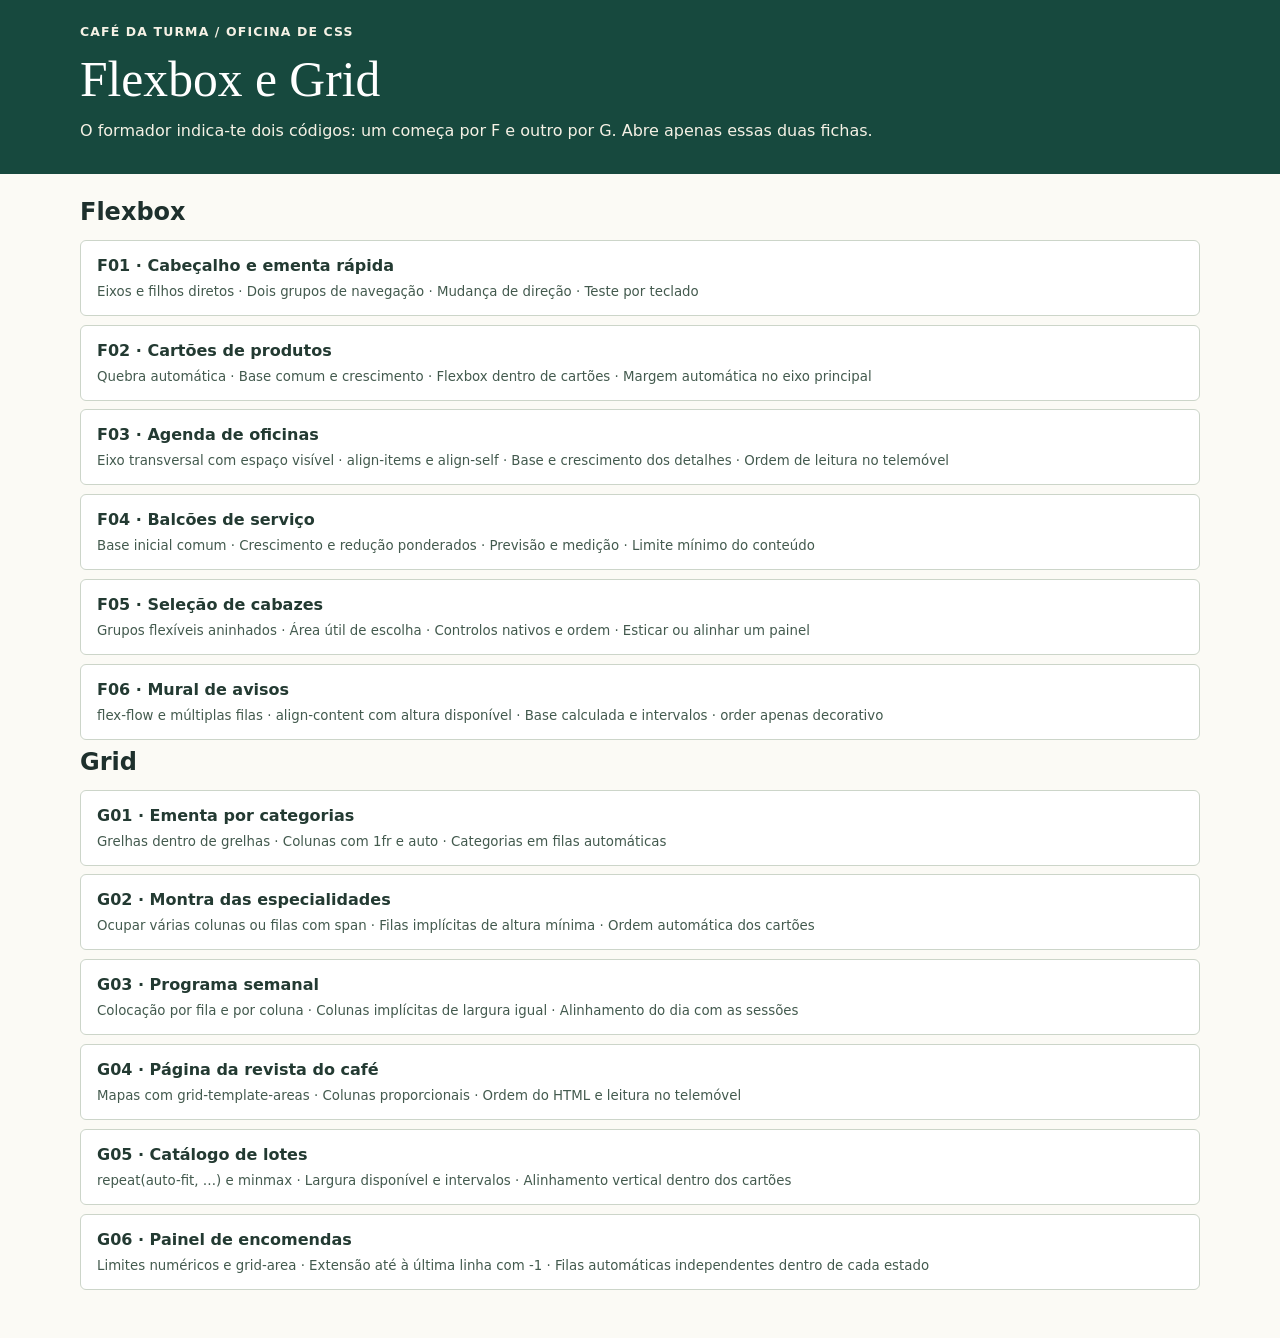
<file: index.html>
<!doctype html>
<html lang="pt-PT">
  <head>
    <meta charset="utf-8">
    <meta name="viewport" content="width=device-width, initial-scale=1">
    <title>Oficina de Flexbox e Grid · Café da turma</title>
    <link rel="stylesheet" href="base.css">
  </head>
  <body>
    <header class="lab-head">
      <div class="lab-wrap">
        <p class="lab-kicker">Café da turma / Oficina de CSS</p>
        <h1>Flexbox e Grid</h1>
        <p>
          O formador indica-te dois códigos: um começa por F e outro por G. Abre apenas essas duas
          fichas.
        </p>
      </div>
    </header>

    <main class="lab-main lab-wrap">
      <section>
        <h2>Flexbox</h2>
        <a class="lab-index-link" href="flexbox/F01-cabecalho/index.html">
          <strong>F01 · Cabeçalho e ementa rápida</strong>
          <small>
            Eixos e filhos diretos · Dois grupos de navegação · Mudança de direção · Teste por
            teclado
          </small>
        </a>
        <a class="lab-index-link" href="flexbox/F02-cartoes/index.html">
          <strong>F02 · Cartões de produtos</strong>
          <small>
            Quebra automática · Base comum e crescimento · Flexbox dentro de cartões · Margem
            automática no eixo principal
          </small>
        </a>
        <a class="lab-index-link" href="flexbox/F03-agenda/index.html">
          <strong>F03 · Agenda de oficinas</strong>
          <small>
            Eixo transversal com espaço visível · align-items e align-self · Base e crescimento dos
            detalhes · Ordem de leitura no telemóvel
          </small>
        </a>
        <a class="lab-index-link" href="flexbox/F04-balcoes/index.html">
          <strong>F04 · Balcões de serviço</strong>
          <small>
            Base inicial comum · Crescimento e redução ponderados · Previsão e medição · Limite
            mínimo do conteúdo
          </small>
        </a>
        <a class="lab-index-link" href="flexbox/F05-cabazes/index.html">
          <strong>F05 · Seleção de cabazes</strong>
          <small>
            Grupos flexíveis aninhados · Área útil de escolha · Controlos nativos e ordem · Esticar
            ou alinhar um painel
          </small>
        </a>
        <a class="lab-index-link" href="flexbox/F06-mural/index.html">
          <strong>F06 · Mural de avisos</strong>
          <small>
            flex-flow e múltiplas filas · align-content com altura disponível · Base calculada e
            intervalos · order apenas decorativo
          </small>
        </a>
      </section>

      <section>
        <h2>Grid</h2>
        <a class="lab-index-link" href="grid/G01-ementa/index.html">
          <strong>G01 · Ementa por categorias</strong>
          <small>
            Grelhas dentro de grelhas · Colunas com 1fr e auto · Categorias em filas automáticas
          </small>
        </a>
        <a class="lab-index-link" href="grid/G02-montra/index.html">
          <strong>G02 · Montra das especialidades</strong>
          <small>
            Ocupar várias colunas ou filas com span · Filas implícitas de altura mínima · Ordem
            automática dos cartões
          </small>
        </a>
        <a class="lab-index-link" href="grid/G03-programa/index.html">
          <strong>G03 · Programa semanal</strong>
          <small>
            Colocação por fila e por coluna · Colunas implícitas de largura igual · Alinhamento do
            dia com as sessões
          </small>
        </a>
        <a class="lab-index-link" href="grid/G04-revista/index.html">
          <strong>G04 · Página da revista do café</strong>
          <small>
            Mapas com grid-template-areas · Colunas proporcionais · Ordem do HTML e leitura no
            telemóvel
          </small>
        </a>
        <a class="lab-index-link" href="grid/G05-lotes/index.html">
          <strong>G05 · Catálogo de lotes</strong>
          <small>
            repeat(auto-fit, …) e minmax · Largura disponível e intervalos · Alinhamento vertical
            dentro dos cartões
          </small>
        </a>
        <a class="lab-index-link" href="grid/G06-encomendas/index.html">
          <strong>G06 · Painel de encomendas</strong>
          <small>
            Limites numéricos e grid-area · Extensão até à última linha com -1 · Filas automáticas
            independentes dentro de cada estado
          </small>
        </a>
      </section>
    </main>
  </body>
</html>
</file>
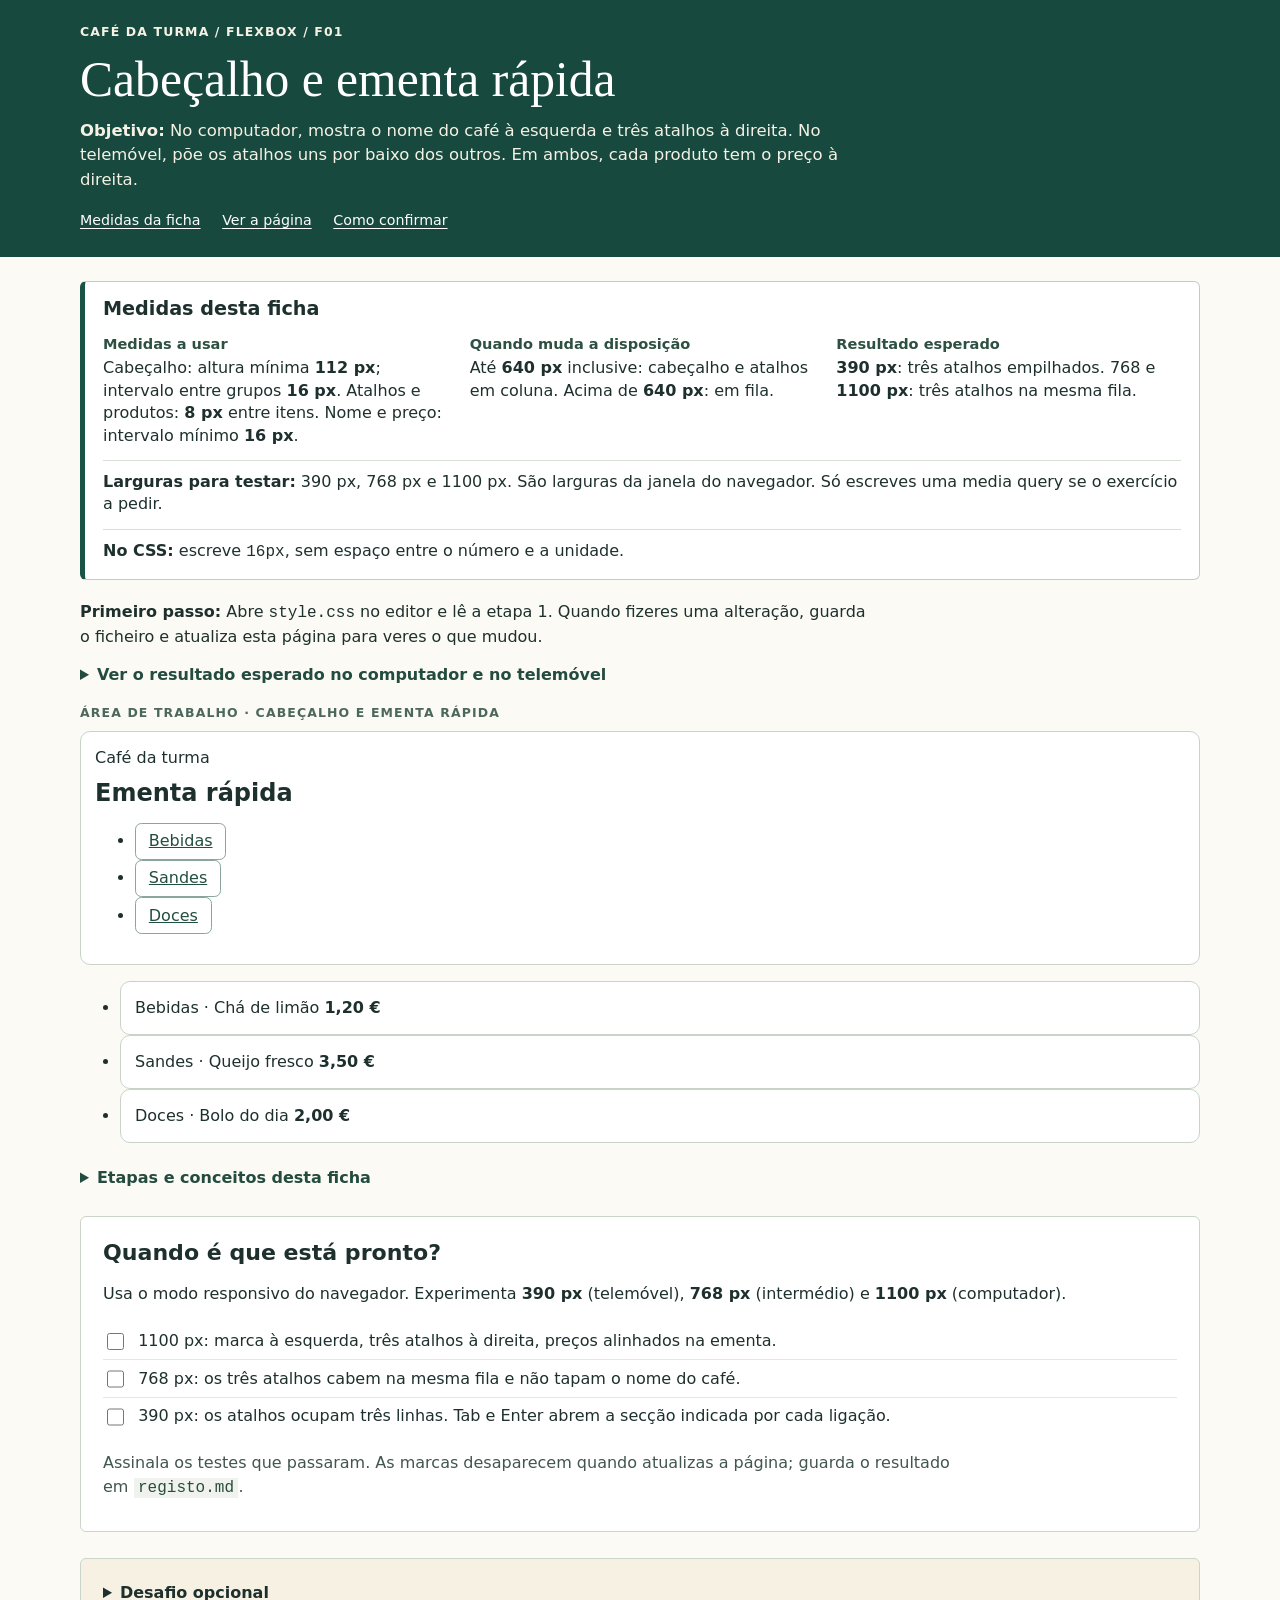
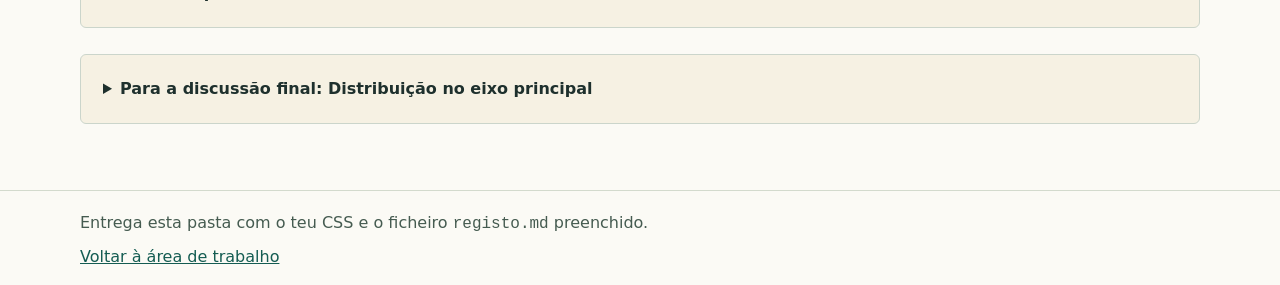
<file: flexbox/F01-cabecalho/index.html>
<!doctype html>
<html lang="pt-PT">
  <head>
    <meta charset="utf-8">
    <meta name="viewport" content="width=device-width, initial-scale=1">
    <title>F01 · Cabeçalho e ementa rápida</title>
    <link rel="stylesheet" href="base.css">
    <link rel="stylesheet" href="style.css">
  </head>
  <body class="lab-flex">
    <!-- Ficha F01: o conteúdo do café está assinalado dentro de main. -->

    <header class="lab-head">
      <div class="lab-wrap">
        <p class="lab-kicker">Café da turma / Flexbox / F01</p>
        <h1>Cabeçalho e ementa rápida</h1>
        <p class="lab-brief">
          <strong>Objetivo:</strong> No computador, mostra o nome do café à esquerda e três atalhos
          à direita. No telemóvel, põe os atalhos uns por baixo dos outros. Em ambos, cada produto
          tem o preço à direita.
        </p>

        <nav class="lab-nav" aria-label="Atalhos da ficha">
          <a href="#medidas">Medidas da ficha</a>
          <a href="#pratica">Ver a página</a>
          <a href="#testar">Como confirmar</a>
        </nav>
      </div>
    </header>

    <main class="lab-main lab-wrap">
      <div id="objetivos">
        <section class="lab-measures" aria-labelledby="medidas">
          <h2 id="medidas">Medidas desta ficha</h2>
          <dl>
            <div>
              <dt>Medidas a usar</dt>
              <dd>
                Cabeçalho: altura mínima <strong>112 px</strong>; intervalo entre grupos <strong>16
                px</strong>. Atalhos e produtos: <strong>8 px</strong> entre itens. Nome e preço:
                intervalo mínimo <strong>16 px</strong>.
              </dd>
            </div>
            <div>
              <dt>Quando muda a disposição</dt>
              <dd>
                Até <strong>640 px</strong> inclusive: cabeçalho e atalhos em coluna. Acima de
                <strong>640 px</strong>: em fila.
              </dd>
            </div>
            <div>
              <dt>Resultado esperado</dt>
              <dd>
                <strong>390 px</strong>: três atalhos empilhados. 768 e <strong>1100 px</strong>:
                três atalhos na mesma fila.
              </dd>
            </div>
          </dl>
          <p>
            <strong>Larguras para testar:</strong> 390 px, 768 px e 1100 px. São larguras da janela
            do navegador. Só escreves uma media query se o exercício a pedir.
          </p>
          <p>
            <strong>No CSS:</strong> escreve <code>16px</code>, sem espaço entre o número e a
            unidade.
          </p>
        </section>
        <p class="lab-begin">
          <strong>Primeiro passo:</strong> Abre <code>style.css</code> no editor e lê a etapa 1.
          Quando fizeres uma alteração, guarda o ficheiro e atualiza esta página para veres o que
          mudou.
        </p>

        <details class="lab-fold">
          <summary>Ver o resultado esperado no computador e no telemóvel</summary>
          <p>
            Este esquema mostra as posições, sem escala. Para a largura intermédia, usa os testes no
            fim.
          </p>
          <img
            class="lab-scheme"
            src="objetivo.svg"
            alt="Esquema das disposições larga e estreita, descritas no objetivo e nos testes."
          >
        </details>
      </div>
      <p class="lab-cap" id="pratica">Área de trabalho · Cabeçalho e ementa rápida</p>
      <div class="lab-practice">
        <!-- INÍCIO DO EXERCÍCIO F01 | Classe do elemento que contém o exercício: f01. -->

        <section class="f01" aria-labelledby="f01-titulo">
          <header class="cab box">
            <div class="marca">
              <p>Café da turma</p>
              <h2 id="f01-titulo">Ementa rápida</h2>
            </div>

            <nav aria-label="Categorias da ementa">
              <ul class="atalhos">
                <li>
                  <a class="btn" href="#f01-bebidas">Bebidas</a>
                </li>
                <li>
                  <a class="btn" href="#f01-sandes">Sandes</a>
                </li>
                <li>
                  <a class="btn" href="#f01-doces">Doces</a>
                </li>
              </ul>
            </nav>
          </header>
          <ul class="ementa">
            <li class="linha box" id="f01-bebidas">
              <span>Bebidas · Chá de limão</span>
              <strong>1,20 €</strong>
            </li>
            <li class="linha box" id="f01-sandes">
              <span>Sandes · Queijo fresco</span>
              <strong>3,50 €</strong>
            </li>
            <li class="linha box" id="f01-doces">
              <span>Doces · Bolo do dia</span>
              <strong>2,00 €</strong>
            </li>
          </ul>
        </section>

        <!-- FIM DO EXERCÍCIO F01 | A partir daqui voltam as instruções da ficha. -->
      </div>

      <details class="lab-fold">
        <summary>Etapas e conceitos desta ficha</summary>
        <p>
          <strong>Já conheces:</strong> Classes, listas e ligações a um ID; margens e media queries.
        </p>
        <p>
          <strong>Com apoio nesta ficha:</strong> Um pai organiza os seus filhos diretos: a marca e
          a navegação precisam de uma fila; os três atalhos precisam de outra.
        </p>
        <ol>
          <li>Separa a marca dos atalhos</li>
          <li>Põe os três atalhos numa fila</li>
          <li>Alinha os preços</li>
          <li>Empilha a navegação no telemóvel</li>
          <li>Testa os destinos e atualiza um produto</li>
        </ol>
        <p>Encontras as instruções de cada etapa em <code>style.css</code>.</p>
      </details>

      <section id="testar" class="lab-section">
        <h2>Quando é que está pronto?</h2>
        <p>
          Usa o modo responsivo do navegador. Experimenta <strong>390 px</strong> (telemóvel),
          <strong>768 px</strong> (intermédio) e <strong>1100 px</strong> (computador).
        </p>
        <ul class="lab-checks">
          <li>
            <label>
              <input type="checkbox"> 1100 px: marca à esquerda, três atalhos à direita, preços
              alinhados na ementa.
            </label>
          </li>
          <li>
            <label>
              <input type="checkbox"> 768 px: os três atalhos cabem na mesma fila e não tapam o nome
              do café.
            </label>
          </li>
          <li>
            <label>
              <input type="checkbox"> 390 px: os atalhos ocupam três linhas. Tab e Enter abrem a
              secção indicada por cada ligação.
            </label>
          </li>
        </ul>
        <p class="lab-note">
          Assinala os testes que passaram. As marcas desaparecem quando atualizas a página; guarda o
          resultado em <code>registo.md</code>.
        </p>
      </section>

      <details class="lab-section lab-extra">
        <summary>Desafio opcional</summary>
        <p>Destaca durante o teste a linha de ementa cujo atalho foi ativado.</p>
      </details>

      <details class="lab-section lab-extra">
        <summary>Para a discussão final: Distribuição no eixo principal</summary>
        <p>
          No cabeçalho largo, mantém o mesmo intervalo mínimo. Compara encostar os dois grupos ao
          fim, centrá-los e repartir o espaço à volta de cada um. Observa o espaço nas extremidades.
        </p>
        <p>Faz a experiência no inspetor e repõe as regras no fim.</p>
      </details>
    </main>

    <footer class="lab-foot">
      <div class="lab-wrap">
        <p>Entrega esta pasta com o teu CSS e o ficheiro <code>registo.md</code> preenchido.</p>
        <a href="#pratica">Voltar à área de trabalho</a>
      </div>
    </footer>
  </body>
</html>
</file>
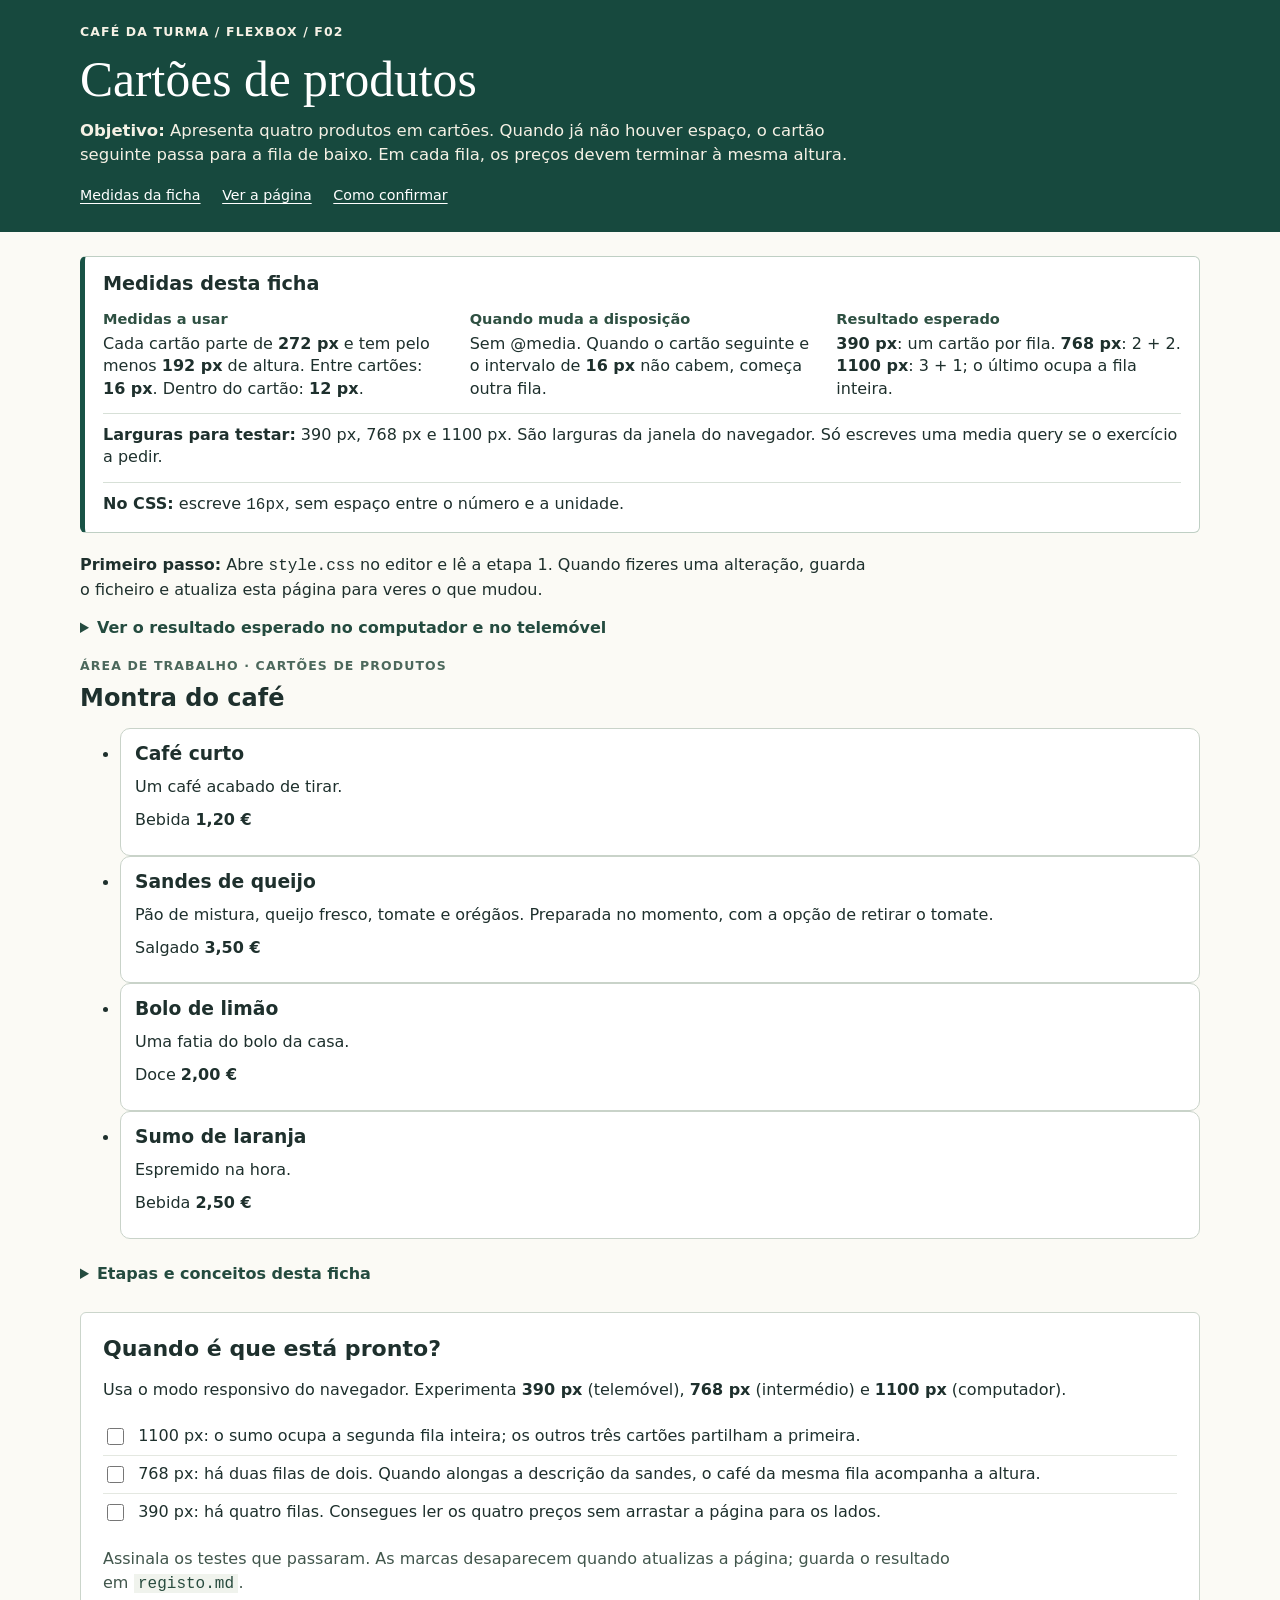
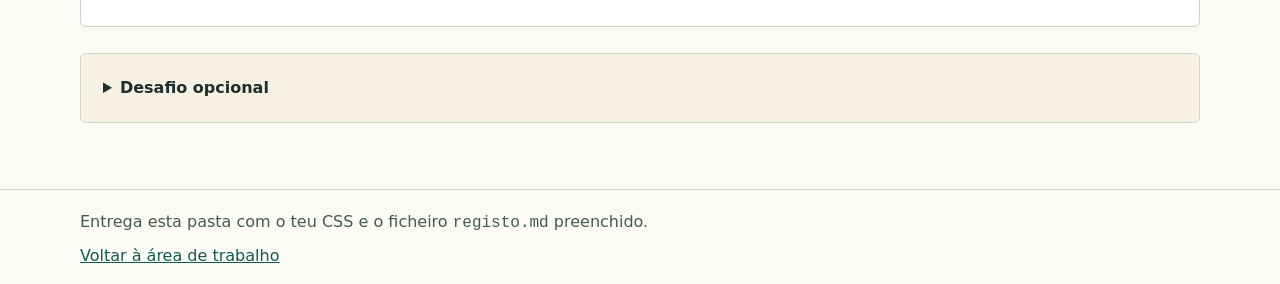
<file: flexbox/F02-cartoes/index.html>
<!doctype html>
<html lang="pt-PT">
  <head>
    <meta charset="utf-8">
    <meta name="viewport" content="width=device-width, initial-scale=1">
    <title>F02 · Cartões de produtos</title>
    <link rel="stylesheet" href="base.css">
    <link rel="stylesheet" href="style.css">
  </head>
  <body class="lab-flex">
    <!-- Ficha F02: o conteúdo do café está assinalado dentro de main. -->

    <header class="lab-head">
      <div class="lab-wrap">
        <p class="lab-kicker">Café da turma / Flexbox / F02</p>
        <h1>Cartões de produtos</h1>
        <p class="lab-brief">
          <strong>Objetivo:</strong> Apresenta quatro produtos em cartões. Quando já não houver
          espaço, o cartão seguinte passa para a fila de baixo. Em cada fila, os preços devem
          terminar à mesma altura.
        </p>

        <nav class="lab-nav" aria-label="Atalhos da ficha">
          <a href="#medidas">Medidas da ficha</a>
          <a href="#pratica">Ver a página</a>
          <a href="#testar">Como confirmar</a>
        </nav>
      </div>
    </header>

    <main class="lab-main lab-wrap">
      <div id="objetivos">
        <section class="lab-measures" aria-labelledby="medidas">
          <h2 id="medidas">Medidas desta ficha</h2>
          <dl>
            <div>
              <dt>Medidas a usar</dt>
              <dd>
                Cada cartão parte de <strong>272 px</strong> e tem pelo menos <strong>192
                px</strong> de altura. Entre cartões: <strong>16 px</strong>. Dentro do cartão:
                <strong>12 px</strong>.
              </dd>
            </div>
            <div>
              <dt>Quando muda a disposição</dt>
              <dd>
                Sem @media. Quando o cartão seguinte e o intervalo de <strong>16 px</strong> não
                cabem, começa outra fila.
              </dd>
            </div>
            <div>
              <dt>Resultado esperado</dt>
              <dd>
                <strong>390 px</strong>: um cartão por fila. <strong>768 px</strong>: 2 + 2.
                <strong>1100 px</strong>: 3 + 1; o último ocupa a fila inteira.
              </dd>
            </div>
          </dl>
          <p>
            <strong>Larguras para testar:</strong> 390 px, 768 px e 1100 px. São larguras da janela
            do navegador. Só escreves uma media query se o exercício a pedir.
          </p>
          <p>
            <strong>No CSS:</strong> escreve <code>16px</code>, sem espaço entre o número e a
            unidade.
          </p>
        </section>
        <p class="lab-begin">
          <strong>Primeiro passo:</strong> Abre <code>style.css</code> no editor e lê a etapa 1.
          Quando fizeres uma alteração, guarda o ficheiro e atualiza esta página para veres o que
          mudou.
        </p>

        <details class="lab-fold">
          <summary>Ver o resultado esperado no computador e no telemóvel</summary>
          <p>
            Este esquema mostra as posições, sem escala. Para a largura intermédia, usa os testes no
            fim.
          </p>
          <img
            class="lab-scheme"
            src="objetivo.svg"
            alt="Esquema das disposições larga e estreita, descritas no objetivo e nos testes."
          >
        </details>
      </div>
      <p class="lab-cap" id="pratica">Área de trabalho · Cartões de produtos</p>
      <div class="lab-practice">
        <!-- INÍCIO DO EXERCÍCIO F02 | Classe do elemento que contém o exercício: f02. -->

        <section class="f02" aria-labelledby="f02-titulo">
          <h2 id="f02-titulo">Montra do café</h2>
          <ul class="produtos">
            <li class="produto box">
              <h3>Café curto</h3>
              <p>Um café acabado de tirar.</p>
              <p class="rodape">
                <span>Bebida</span>
                <strong>1,20 €</strong>
              </p>
            </li>
            <li class="produto box">
              <h3>Sandes de queijo</h3>
              <p>
                Pão de mistura, queijo fresco, tomate e orégãos. Preparada no momento, com a opção
                de retirar o tomate.
              </p>
              <p class="rodape">
                <span>Salgado</span>
                <strong>3,50 €</strong>
              </p>
            </li>
            <li class="produto box">
              <h3>Bolo de limão</h3>
              <p>Uma fatia do bolo da casa.</p>
              <p class="rodape">
                <span>Doce</span>
                <strong>2,00 €</strong>
              </p>
            </li>
            <li class="produto box">
              <h3>Sumo de laranja</h3>
              <p>Espremido na hora.</p>
              <p class="rodape">
                <span>Bebida</span>
                <strong>2,50 €</strong>
              </p>
            </li>
          </ul>
        </section>

        <!-- FIM DO EXERCÍCIO F02 | A partir daqui voltam as instruções da ficha. -->
      </div>

      <details class="lab-fold">
        <summary>Etapas e conceitos desta ficha</summary>
        <p>
          <strong>Já conheces:</strong> Listas e cartões em HTML; margens, altura mínima e
          espaçamento.
        </p>
        <p>
          <strong>Com apoio nesta ficha:</strong> Lê flex: 1 1 272px assim: pode crescer, pode
          encolher, parte de 272 px. Numa coluna, margin-top: auto ocupa a altura livre acima do
          rodapé.
        </p>
        <ol>
          <li>Prepara a lista de quatro produtos</li>
          <li>Define a largura de partida</li>
          <li>Empilha o conteúdo de cada cartão</li>
          <li>Leva os preços para a base</li>
          <li>Alonga uma descrição e repõe o texto</li>
        </ol>
        <p>Encontras as instruções de cada etapa em <code>style.css</code>.</p>
      </details>

      <section id="testar" class="lab-section">
        <h2>Quando é que está pronto?</h2>
        <p>
          Usa o modo responsivo do navegador. Experimenta <strong>390 px</strong> (telemóvel),
          <strong>768 px</strong> (intermédio) e <strong>1100 px</strong> (computador).
        </p>
        <ul class="lab-checks">
          <li>
            <label>
              <input type="checkbox"> 1100 px: o sumo ocupa a segunda fila inteira; os outros três
              cartões partilham a primeira.
            </label>
          </li>
          <li>
            <label>
              <input type="checkbox"> 768 px: há duas filas de dois. Quando alongas a descrição da
              sandes, o café da mesma fila acompanha a altura.
            </label>
          </li>
          <li>
            <label>
              <input type="checkbox"> 390 px: há quatro filas. Consegues ler os quatro preços sem
              arrastar a página para os lados.
            </label>
          </li>
        </ul>
        <p class="lab-note">
          Assinala os testes que passaram. As marcas desaparecem quando atualizas a página; guarda o
          resultado em <code>registo.md</code>.
        </p>
      </section>

      <details class="lab-section lab-extra">
        <summary>Desafio opcional</summary>
        <p>
          Garante que a última fila não se estica para preencher todo o espaço. O que muda na
          primeira fila?
        </p>
      </details>
    </main>

    <footer class="lab-foot">
      <div class="lab-wrap">
        <p>Entrega esta pasta com o teu CSS e o ficheiro <code>registo.md</code> preenchido.</p>
        <a href="#pratica">Voltar à área de trabalho</a>
      </div>
    </footer>
  </body>
</html>
</file>
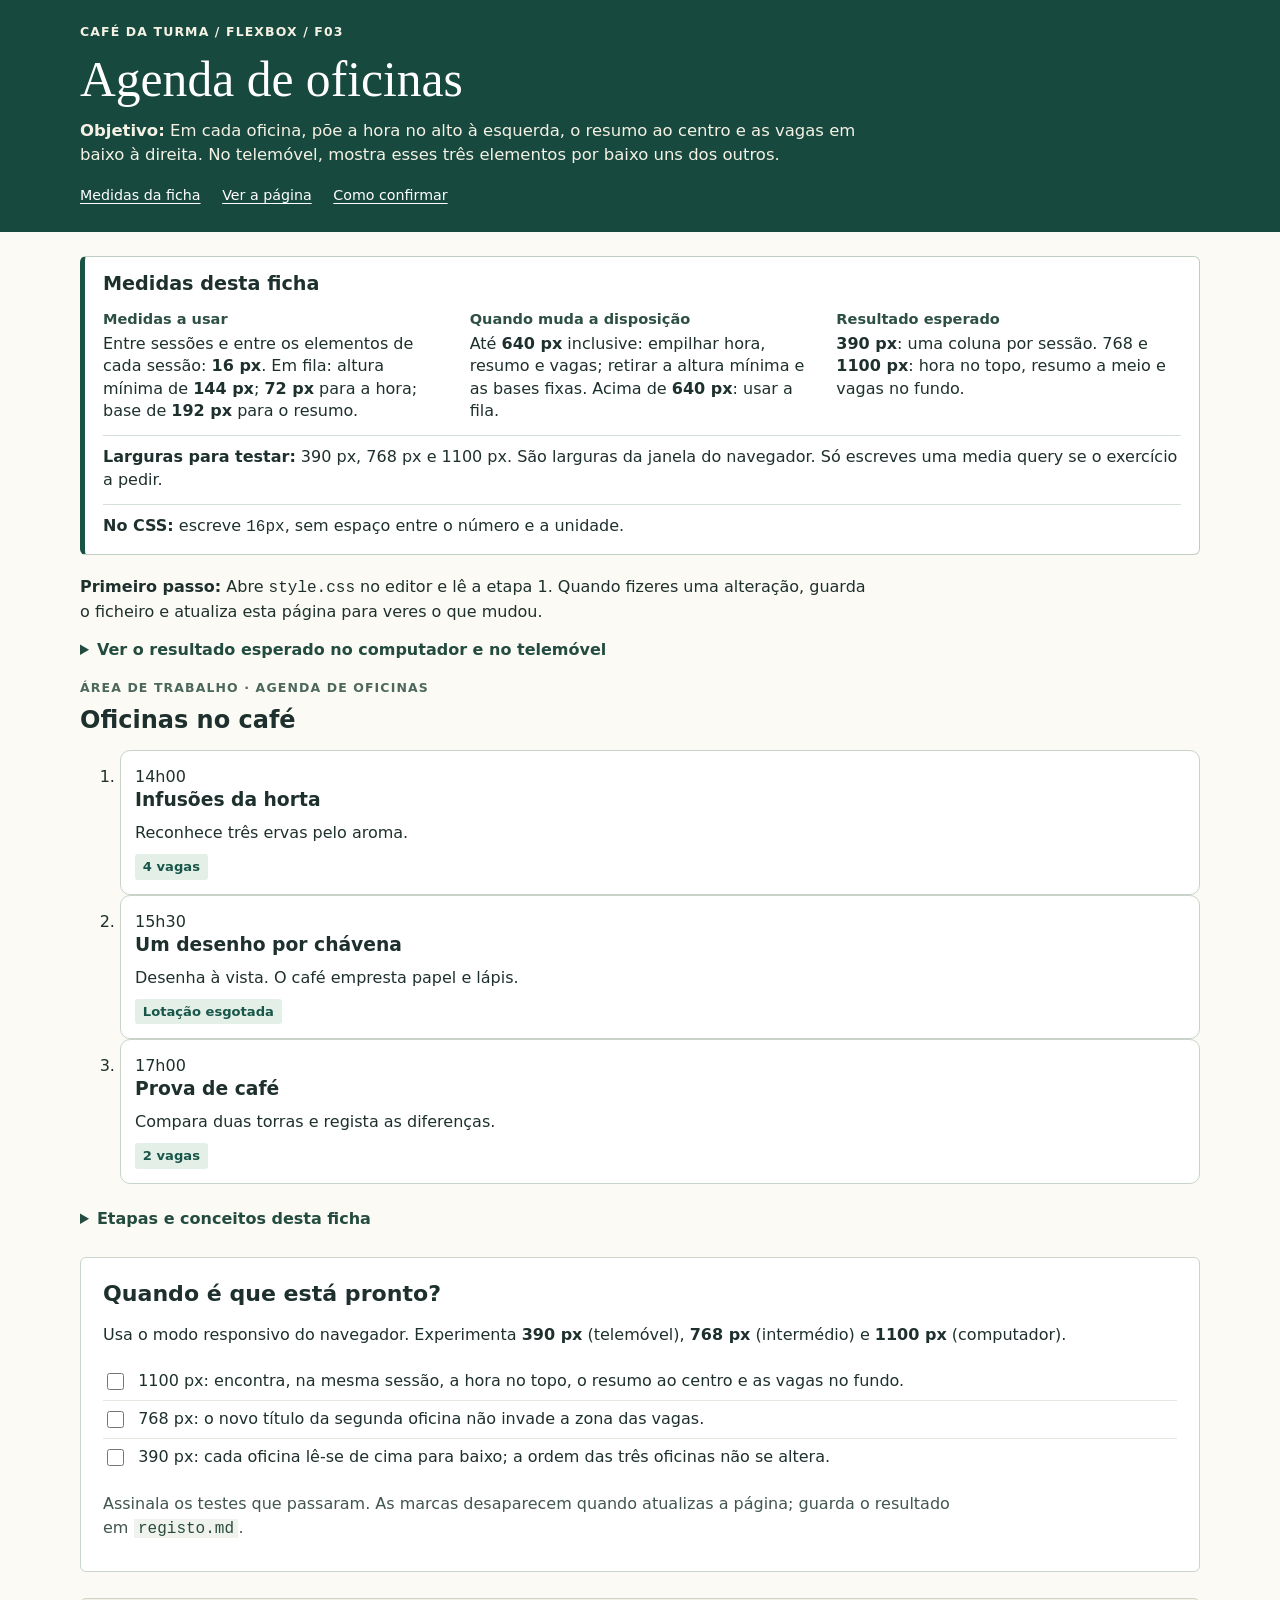
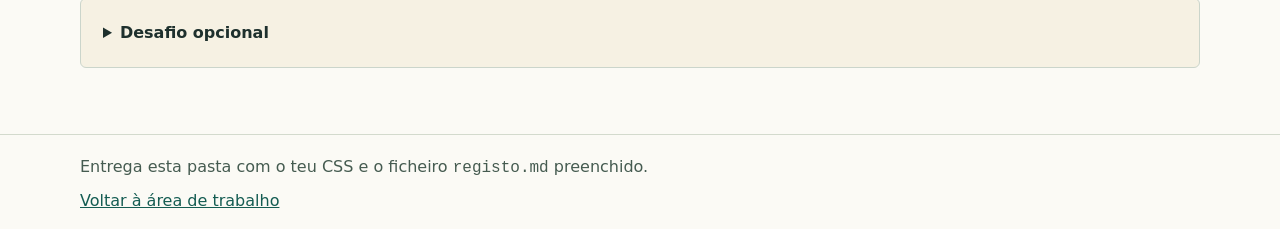
<file: flexbox/F03-agenda/index.html>
<!doctype html>
<html lang="pt-PT">
  <head>
    <meta charset="utf-8">
    <meta name="viewport" content="width=device-width, initial-scale=1">
    <title>F03 · Agenda de oficinas</title>
    <link rel="stylesheet" href="base.css">
    <link rel="stylesheet" href="style.css">
  </head>
  <body class="lab-flex">
    <!-- Ficha F03: o conteúdo do café está assinalado dentro de main. -->

    <header class="lab-head">
      <div class="lab-wrap">
        <p class="lab-kicker">Café da turma / Flexbox / F03</p>
        <h1>Agenda de oficinas</h1>
        <p class="lab-brief">
          <strong>Objetivo:</strong> Em cada oficina, põe a hora no alto à esquerda, o resumo ao
          centro e as vagas em baixo à direita. No telemóvel, mostra esses três elementos por baixo
          uns dos outros.
        </p>

        <nav class="lab-nav" aria-label="Atalhos da ficha">
          <a href="#medidas">Medidas da ficha</a>
          <a href="#pratica">Ver a página</a>
          <a href="#testar">Como confirmar</a>
        </nav>
      </div>
    </header>

    <main class="lab-main lab-wrap">
      <div id="objetivos">
        <section class="lab-measures" aria-labelledby="medidas">
          <h2 id="medidas">Medidas desta ficha</h2>
          <dl>
            <div>
              <dt>Medidas a usar</dt>
              <dd>
                Entre sessões e entre os elementos de cada sessão: <strong>16 px</strong>. Em fila:
                altura mínima de <strong>144 px</strong>; <strong>72 px</strong> para a hora; base
                de <strong>192 px</strong> para o resumo.
              </dd>
            </div>
            <div>
              <dt>Quando muda a disposição</dt>
              <dd>
                Até <strong>640 px</strong> inclusive: empilhar hora, resumo e vagas; retirar a
                altura mínima e as bases fixas. Acima de <strong>640 px</strong>: usar a fila.
              </dd>
            </div>
            <div>
              <dt>Resultado esperado</dt>
              <dd>
                <strong>390 px</strong>: uma coluna por sessão. 768 e <strong>1100 px</strong>: hora
                no topo, resumo a meio e vagas no fundo.
              </dd>
            </div>
          </dl>
          <p>
            <strong>Larguras para testar:</strong> 390 px, 768 px e 1100 px. São larguras da janela
            do navegador. Só escreves uma media query se o exercício a pedir.
          </p>
          <p>
            <strong>No CSS:</strong> escreve <code>16px</code>, sem espaço entre o número e a
            unidade.
          </p>
        </section>
        <p class="lab-begin">
          <strong>Primeiro passo:</strong> Abre <code>style.css</code> no editor e lê a etapa 1.
          Quando fizeres uma alteração, guarda o ficheiro e atualiza esta página para veres o que
          mudou.
        </p>

        <details class="lab-fold">
          <summary>Ver o resultado esperado no computador e no telemóvel</summary>
          <p>
            Este esquema mostra as posições, sem escala. Para a largura intermédia, usa os testes no
            fim.
          </p>
          <img
            class="lab-scheme"
            src="objetivo.svg"
            alt="Esquema das disposições larga e estreita, descritas no objetivo e nos testes."
          >
        </details>
      </div>
      <p class="lab-cap" id="pratica">Área de trabalho · Agenda de oficinas</p>
      <div class="lab-practice">
        <!-- INÍCIO DO EXERCÍCIO F03 | Classe do elemento que contém o exercício: f03. -->

        <section class="f03" aria-labelledby="f03-titulo">
          <h2 id="f03-titulo">Oficinas no café</h2>
          <ol class="agenda">
            <li class="sessao box">
              <time datetime="14:00">14h00</time>
              <div class="resumo">
                <h3>Infusões da horta</h3>
                <p>Reconhece três ervas pelo aroma.</p>
              </div>
              <span class="estado tag">4 vagas</span>
            </li>
            <li class="sessao box">
              <time datetime="15:30">15h30</time>
              <div class="resumo">
                <h3>Um desenho por chávena</h3>
                <p>Desenha à vista. O café empresta papel e lápis.</p>
              </div>
              <span class="estado tag">Lotação esgotada</span>
            </li>
            <li class="sessao box">
              <time datetime="17:00">17h00</time>
              <div class="resumo">
                <h3>Prova de café</h3>
                <p>Compara duas torras e regista as diferenças.</p>
              </div>
              <span class="estado tag">2 vagas</span>
            </li>
          </ol>
        </section>

        <!-- FIM DO EXERCÍCIO F03 | A partir daqui voltam as instruções da ficha. -->
      </div>

      <details class="lab-fold">
        <summary>Etapas e conceitos desta ficha</summary>
        <p>
          <strong>Já conheces:</strong> Listas ordenadas, classes e adaptação ao telemóvel com media
          queries.
        </p>
        <p>
          <strong>Com apoio nesta ficha:</strong> Numa fila, align-items alinha o conjunto na
          vertical; align-self abre uma exceção para um filho. A direção também muda o significado
          da base.
        </p>
        <ol>
          <li>Mantém a ordem das sessões</li>
          <li>Centra o conteúdo de uma sessão</li>
          <li>Reserva espaço para o resumo</li>
          <li>Abre duas exceções ao alinhamento</li>
          <li>Passa para coluna e muda o título</li>
        </ol>
        <p>Encontras as instruções de cada etapa em <code>style.css</code>.</p>
      </details>

      <section id="testar" class="lab-section">
        <h2>Quando é que está pronto?</h2>
        <p>
          Usa o modo responsivo do navegador. Experimenta <strong>390 px</strong> (telemóvel),
          <strong>768 px</strong> (intermédio) e <strong>1100 px</strong> (computador).
        </p>
        <ul class="lab-checks">
          <li>
            <label>
              <input type="checkbox"> 1100 px: encontra, na mesma sessão, a hora no topo, o resumo
              ao centro e as vagas no fundo.
            </label>
          </li>
          <li>
            <label>
              <input type="checkbox"> 768 px: o novo título da segunda oficina não invade a zona das
              vagas.
            </label>
          </li>
          <li>
            <label>
              <input type="checkbox"> 390 px: cada oficina lê-se de cima para baixo; a ordem das
              três oficinas não se altera.
            </label>
          </li>
        </ul>
        <p class="lab-note">
          Assinala os testes que passaram. As marcas desaparecem quando atualizas a página; guarda o
          resultado em <code>registo.md</code>.
        </p>
      </section>

      <details class="lab-section lab-extra">
        <summary>Desafio opcional</summary>
        <p>
          Só na sessão das 15h30, a 768 px ou mais, coloca o estado no topo. As outras horas e
          estados devem ficar como estavam.
        </p>
      </details>
    </main>

    <footer class="lab-foot">
      <div class="lab-wrap">
        <p>Entrega esta pasta com o teu CSS e o ficheiro <code>registo.md</code> preenchido.</p>
        <a href="#pratica">Voltar à área de trabalho</a>
      </div>
    </footer>
  </body>
</html>
</file>
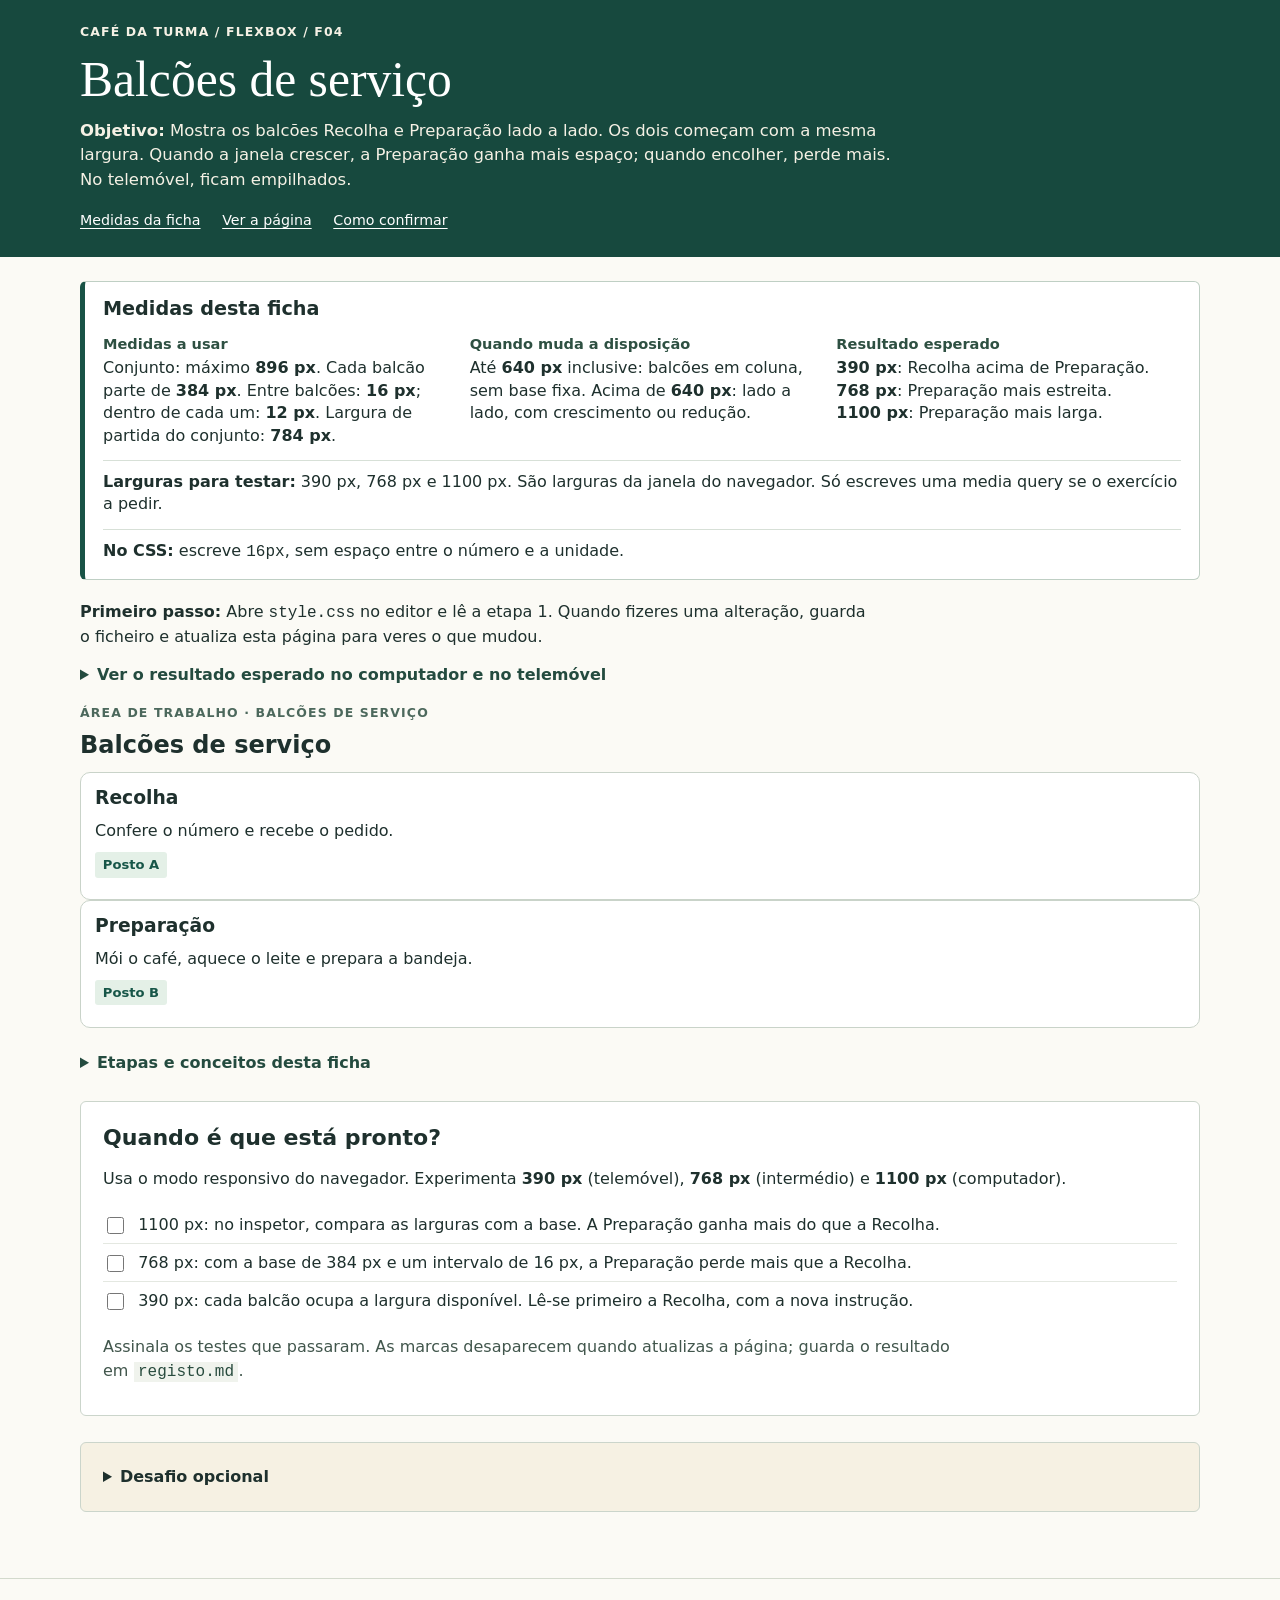
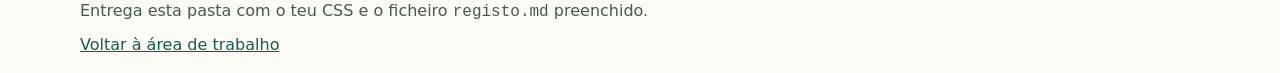
<file: flexbox/F04-balcoes/index.html>
<!doctype html>
<html lang="pt-PT">
  <head>
    <meta charset="utf-8">
    <meta name="viewport" content="width=device-width, initial-scale=1">
    <title>F04 · Balcões de serviço</title>
    <link rel="stylesheet" href="base.css">
    <link rel="stylesheet" href="style.css">
  </head>
  <body class="lab-flex">
    <!-- Ficha F04: o conteúdo do café está assinalado dentro de main. -->

    <header class="lab-head">
      <div class="lab-wrap">
        <p class="lab-kicker">Café da turma / Flexbox / F04</p>
        <h1>Balcões de serviço</h1>
        <p class="lab-brief">
          <strong>Objetivo:</strong> Mostra os balcões Recolha e Preparação lado a lado. Os dois
          começam com a mesma largura. Quando a janela crescer, a Preparação ganha mais espaço;
          quando encolher, perde mais. No telemóvel, ficam empilhados.
        </p>

        <nav class="lab-nav" aria-label="Atalhos da ficha">
          <a href="#medidas">Medidas da ficha</a>
          <a href="#pratica">Ver a página</a>
          <a href="#testar">Como confirmar</a>
        </nav>
      </div>
    </header>

    <main class="lab-main lab-wrap">
      <div id="objetivos">
        <section class="lab-measures" aria-labelledby="medidas">
          <h2 id="medidas">Medidas desta ficha</h2>
          <dl>
            <div>
              <dt>Medidas a usar</dt>
              <dd>
                Conjunto: máximo <strong>896 px</strong>. Cada balcão parte de <strong>384
                px</strong>. Entre balcões: <strong>16 px</strong>; dentro de cada um: <strong>12
                px</strong>. Largura de partida do conjunto: <strong>784 px</strong>.
              </dd>
            </div>
            <div>
              <dt>Quando muda a disposição</dt>
              <dd>
                Até <strong>640 px</strong> inclusive: balcões em coluna, sem base fixa. Acima de
                <strong>640 px</strong>: lado a lado, com crescimento ou redução.
              </dd>
            </div>
            <div>
              <dt>Resultado esperado</dt>
              <dd>
                <strong>390 px</strong>: Recolha acima de Preparação. <strong>768 px</strong>:
                Preparação mais estreita. <strong>1100 px</strong>: Preparação mais larga.
              </dd>
            </div>
          </dl>
          <p>
            <strong>Larguras para testar:</strong> 390 px, 768 px e 1100 px. São larguras da janela
            do navegador. Só escreves uma media query se o exercício a pedir.
          </p>
          <p>
            <strong>No CSS:</strong> escreve <code>16px</code>, sem espaço entre o número e a
            unidade.
          </p>
        </section>
        <p class="lab-begin">
          <strong>Primeiro passo:</strong> Abre <code>style.css</code> no editor e lê a etapa 1.
          Quando fizeres uma alteração, guarda o ficheiro e atualiza esta página para veres o que
          mudou.
        </p>

        <details class="lab-fold">
          <summary>Ver o resultado esperado no computador e no telemóvel</summary>
          <p>
            Este esquema mostra as posições, sem escala. Para a largura intermédia, usa os testes no
            fim.
          </p>
          <img
            class="lab-scheme"
            src="objetivo.svg"
            alt="Esquema das disposições larga e estreita, descritas no objetivo e nos testes."
          >
        </details>
      </div>
      <p class="lab-cap" id="pratica">Área de trabalho · Balcões de serviço</p>
      <div class="lab-practice">
        <!-- INÍCIO DO EXERCÍCIO F04 | Classe do elemento que contém o exercício: f04. -->

        <section class="f04" aria-labelledby="f04-titulo">
          <h2 id="f04-titulo">Balcões de serviço</h2>
          <div class="frente">
            <article class="balcao recolha box">
              <h3>Recolha</h3>
              <p>Confere o número e recebe o pedido.</p>
              <p class="posto tag">Posto A</p>
            </article>

            <article class="balcao preparacao box">
              <h3>Preparação</h3>
              <p>Mói o café, aquece o leite e prepara a bandeja.</p>
              <p class="posto tag">Posto B</p>
            </article>
          </div>
        </section>

        <!-- FIM DO EXERCÍCIO F04 | A partir daqui voltam as instruções da ficha. -->
      </div>

      <details class="lab-fold">
        <summary>Etapas e conceitos desta ficha</summary>
        <p><strong>Já conheces:</strong> Larguras em píxeis, largura máxima e media queries.</p>
        <p>
          <strong>Com apoio nesta ficha:</strong> flex-basis é o ponto de partida. flex-grow reparte
          o que sobra; flex-shrink reparte o que falta. Mede a diferença até à base, não só o
          tamanho final.
        </p>
        <ol>
          <li>Prepara os dois balcões</li>
          <li>Dá-lhes a mesma base</li>
          <li>Divide o espaço que sobra</li>
          <li>Divide o espaço que falta</li>
          <li>Empilha e atualiza o posto A</li>
        </ol>
        <p>Encontras as instruções de cada etapa em <code>style.css</code>.</p>
      </details>

      <section id="testar" class="lab-section">
        <h2>Quando é que está pronto?</h2>
        <p>
          Usa o modo responsivo do navegador. Experimenta <strong>390 px</strong> (telemóvel),
          <strong>768 px</strong> (intermédio) e <strong>1100 px</strong> (computador).
        </p>
        <ul class="lab-checks">
          <li>
            <label>
              <input type="checkbox"> 1100 px: no inspetor, compara as larguras com a base. A
              Preparação ganha mais do que a Recolha.
            </label>
          </li>
          <li>
            <label>
              <input type="checkbox"> 768 px: com a base de 384 px e um intervalo de 16 px, a
              Preparação perde mais que a Recolha.
            </label>
          </li>
          <li>
            <label>
              <input type="checkbox"> 390 px: cada balcão ocupa a largura disponível. Lê-se primeiro
              a Recolha, com a nova instrução.
            </label>
          </li>
        </ul>
        <p class="lab-note">
          Assinala os testes que passaram. As marcas desaparecem quando atualizas a página; guarda o
          resultado em <code>registo.md</code>.
        </p>
      </section>

      <details class="lab-section lab-extra">
        <summary>Desafio opcional</summary>
        <p>Mantém as duas bases, troca apenas os fatores de redução e repete a medição a 768 px.</p>
      </details>
    </main>

    <footer class="lab-foot">
      <div class="lab-wrap">
        <p>Entrega esta pasta com o teu CSS e o ficheiro <code>registo.md</code> preenchido.</p>
        <a href="#pratica">Voltar à área de trabalho</a>
      </div>
    </footer>
  </body>
</html>
</file>
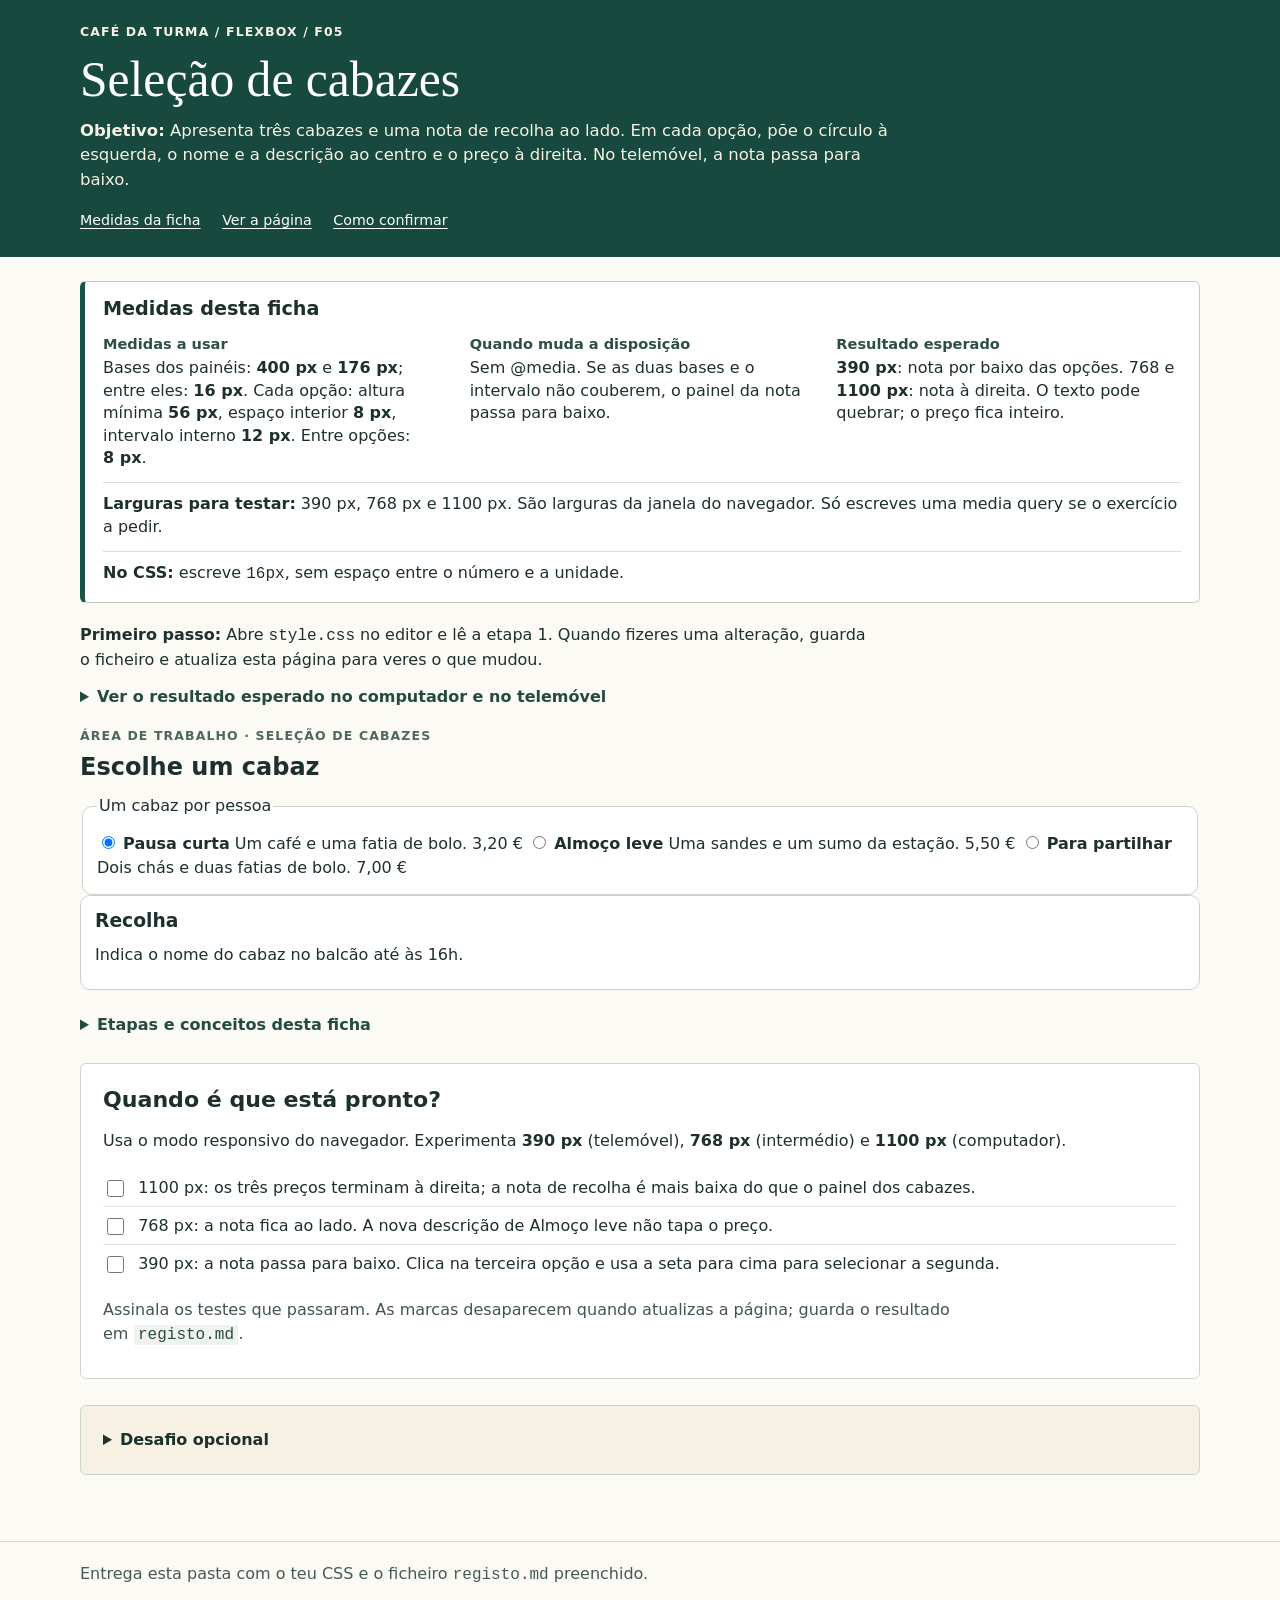
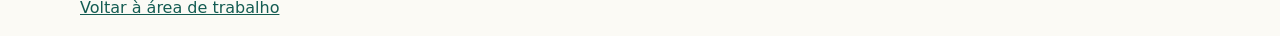
<file: flexbox/F05-cabazes/index.html>
<!doctype html>
<html lang="pt-PT">
  <head>
    <meta charset="utf-8">
    <meta name="viewport" content="width=device-width, initial-scale=1">
    <title>F05 · Seleção de cabazes</title>
    <link rel="stylesheet" href="base.css">
    <link rel="stylesheet" href="style.css">
  </head>
  <body class="lab-flex">
    <!-- Ficha F05: o conteúdo do café está assinalado dentro de main. -->

    <header class="lab-head">
      <div class="lab-wrap">
        <p class="lab-kicker">Café da turma / Flexbox / F05</p>
        <h1>Seleção de cabazes</h1>
        <p class="lab-brief">
          <strong>Objetivo:</strong> Apresenta três cabazes e uma nota de recolha ao lado. Em cada
          opção, põe o círculo à esquerda, o nome e a descrição ao centro e o preço à direita. No
          telemóvel, a nota passa para baixo.
        </p>

        <nav class="lab-nav" aria-label="Atalhos da ficha">
          <a href="#medidas">Medidas da ficha</a>
          <a href="#pratica">Ver a página</a>
          <a href="#testar">Como confirmar</a>
        </nav>
      </div>
    </header>

    <main class="lab-main lab-wrap">
      <div id="objetivos">
        <section class="lab-measures" aria-labelledby="medidas">
          <h2 id="medidas">Medidas desta ficha</h2>
          <dl>
            <div>
              <dt>Medidas a usar</dt>
              <dd>
                Bases dos painéis: <strong>400 px</strong> e <strong>176 px</strong>; entre eles:
                <strong>16 px</strong>. Cada opção: altura mínima <strong>56 px</strong>, espaço
                interior <strong>8 px</strong>, intervalo interno <strong>12 px</strong>. Entre
                opções: <strong>8 px</strong>.
              </dd>
            </div>
            <div>
              <dt>Quando muda a disposição</dt>
              <dd>
                Sem @media. Se as duas bases e o intervalo não couberem, o painel da nota passa para
                baixo.
              </dd>
            </div>
            <div>
              <dt>Resultado esperado</dt>
              <dd>
                <strong>390 px</strong>: nota por baixo das opções. 768 e <strong>1100 px</strong>:
                nota à direita. O texto pode quebrar; o preço fica inteiro.
              </dd>
            </div>
          </dl>
          <p>
            <strong>Larguras para testar:</strong> 390 px, 768 px e 1100 px. São larguras da janela
            do navegador. Só escreves uma media query se o exercício a pedir.
          </p>
          <p>
            <strong>No CSS:</strong> escreve <code>16px</code>, sem espaço entre o número e a
            unidade.
          </p>
        </section>
        <p class="lab-begin">
          <strong>Primeiro passo:</strong> Abre <code>style.css</code> no editor e lê a etapa 1.
          Quando fizeres uma alteração, guarda o ficheiro e atualiza esta página para veres o que
          mudou.
        </p>

        <details class="lab-fold">
          <summary>Ver o resultado esperado no computador e no telemóvel</summary>
          <p>
            Este esquema mostra as posições, sem escala. Para a largura intermédia, usa os testes no
            fim.
          </p>
          <img
            class="lab-scheme"
            src="objetivo.svg"
            alt="Esquema das disposições larga e estreita, descritas no objetivo e nos testes."
          >
        </details>
      </div>
      <p class="lab-cap" id="pratica">Área de trabalho · Seleção de cabazes</p>
      <div class="lab-practice">
        <!-- INÍCIO DO EXERCÍCIO F05 | Classe do elemento que contém o exercício: f05. -->

        <section class="f05" aria-labelledby="f05-titulo">
          <h2 id="f05-titulo">Escolhe um cabaz</h2>
          <div class="paineis">
            <fieldset class="escolha box">
              <legend>Um cabaz por pessoa</legend>
              <div class="opcoes">
                <label class="opcao">
                  <input type="radio" name="f05-cabaz" checked>
                  <span class="texto">
                    <strong>Pausa curta</strong>
                    <span>Um café e uma fatia de bolo.</span>
                  </span>
                  <span class="preco">3,20 €</span>
                </label>
                <label class="opcao">
                  <input type="radio" name="f05-cabaz">
                  <span class="texto">
                    <strong>Almoço leve</strong>
                    <span>Uma sandes e um sumo da estação.</span>
                  </span>
                  <span class="preco">5,50 €</span>
                </label>
                <label class="opcao">
                  <input type="radio" name="f05-cabaz">
                  <span class="texto">
                    <strong>Para partilhar</strong>
                    <span>Dois chás e duas fatias de bolo.</span>
                  </span>
                  <span class="preco">7,00 €</span>
                </label>
              </div>
            </fieldset>

            <aside class="guia box">
              <h3>Recolha</h3>
              <p>Indica o nome do cabaz no balcão até às 16h.</p>
            </aside>
          </div>
        </section>

        <!-- FIM DO EXERCÍCIO F05 | A partir daqui voltam as instruções da ficha. -->
      </div>

      <details class="lab-fold">
        <summary>Etapas e conceitos desta ficha</summary>
        <p>
          <strong>Já conheces:</strong> Classes, bordas e espaçamento; leitura da relação entre pai
          e filhos.
        </p>
        <p>
          <strong>Com apoio nesta ficha:</strong> As opções de escolha e as respetivas etiquetas já
          estão no HTML. Organiza-as com Flexbox; não precisas de programar o clique ou o teclado.
        </p>
        <ol>
          <li>Coloca a escolha ao lado da nota</li>
          <li>Agrupa as três opções</li>
          <li>Alinha círculo, texto e preço</li>
          <li>Torna a linha fácil de selecionar</li>
          <li>Testa uma descrição mais comprida</li>
        </ol>
        <p>Encontras as instruções de cada etapa em <code>style.css</code>.</p>
      </details>

      <section id="testar" class="lab-section">
        <h2>Quando é que está pronto?</h2>
        <p>
          Usa o modo responsivo do navegador. Experimenta <strong>390 px</strong> (telemóvel),
          <strong>768 px</strong> (intermédio) e <strong>1100 px</strong> (computador).
        </p>
        <ul class="lab-checks">
          <li>
            <label>
              <input type="checkbox"> 1100 px: os três preços terminam à direita; a nota de recolha
              é mais baixa do que o painel dos cabazes.
            </label>
          </li>
          <li>
            <label>
              <input type="checkbox"> 768 px: a nota fica ao lado. A nova descrição de Almoço leve
              não tapa o preço.
            </label>
          </li>
          <li>
            <label>
              <input type="checkbox"> 390 px: a nota passa para baixo. Clica na terceira opção e usa
              a seta para cima para selecionar a segunda.
            </label>
          </li>
        </ul>
        <p class="lab-note">
          Assinala os testes que passaram. As marcas desaparecem quando atualizas a página; guarda o
          resultado em <code>registo.md</code>.
        </p>
      </section>

      <details class="lab-section lab-extra">
        <summary>Desafio opcional</summary>
        <p>
          Só como experiência, realça a opção enquanto o seu círculo tem o foco do teclado. Ao sair
          do grupo, o realce extra deve desaparecer.
        </p>
      </details>
    </main>

    <footer class="lab-foot">
      <div class="lab-wrap">
        <p>Entrega esta pasta com o teu CSS e o ficheiro <code>registo.md</code> preenchido.</p>
        <a href="#pratica">Voltar à área de trabalho</a>
      </div>
    </footer>
  </body>
</html>
</file>
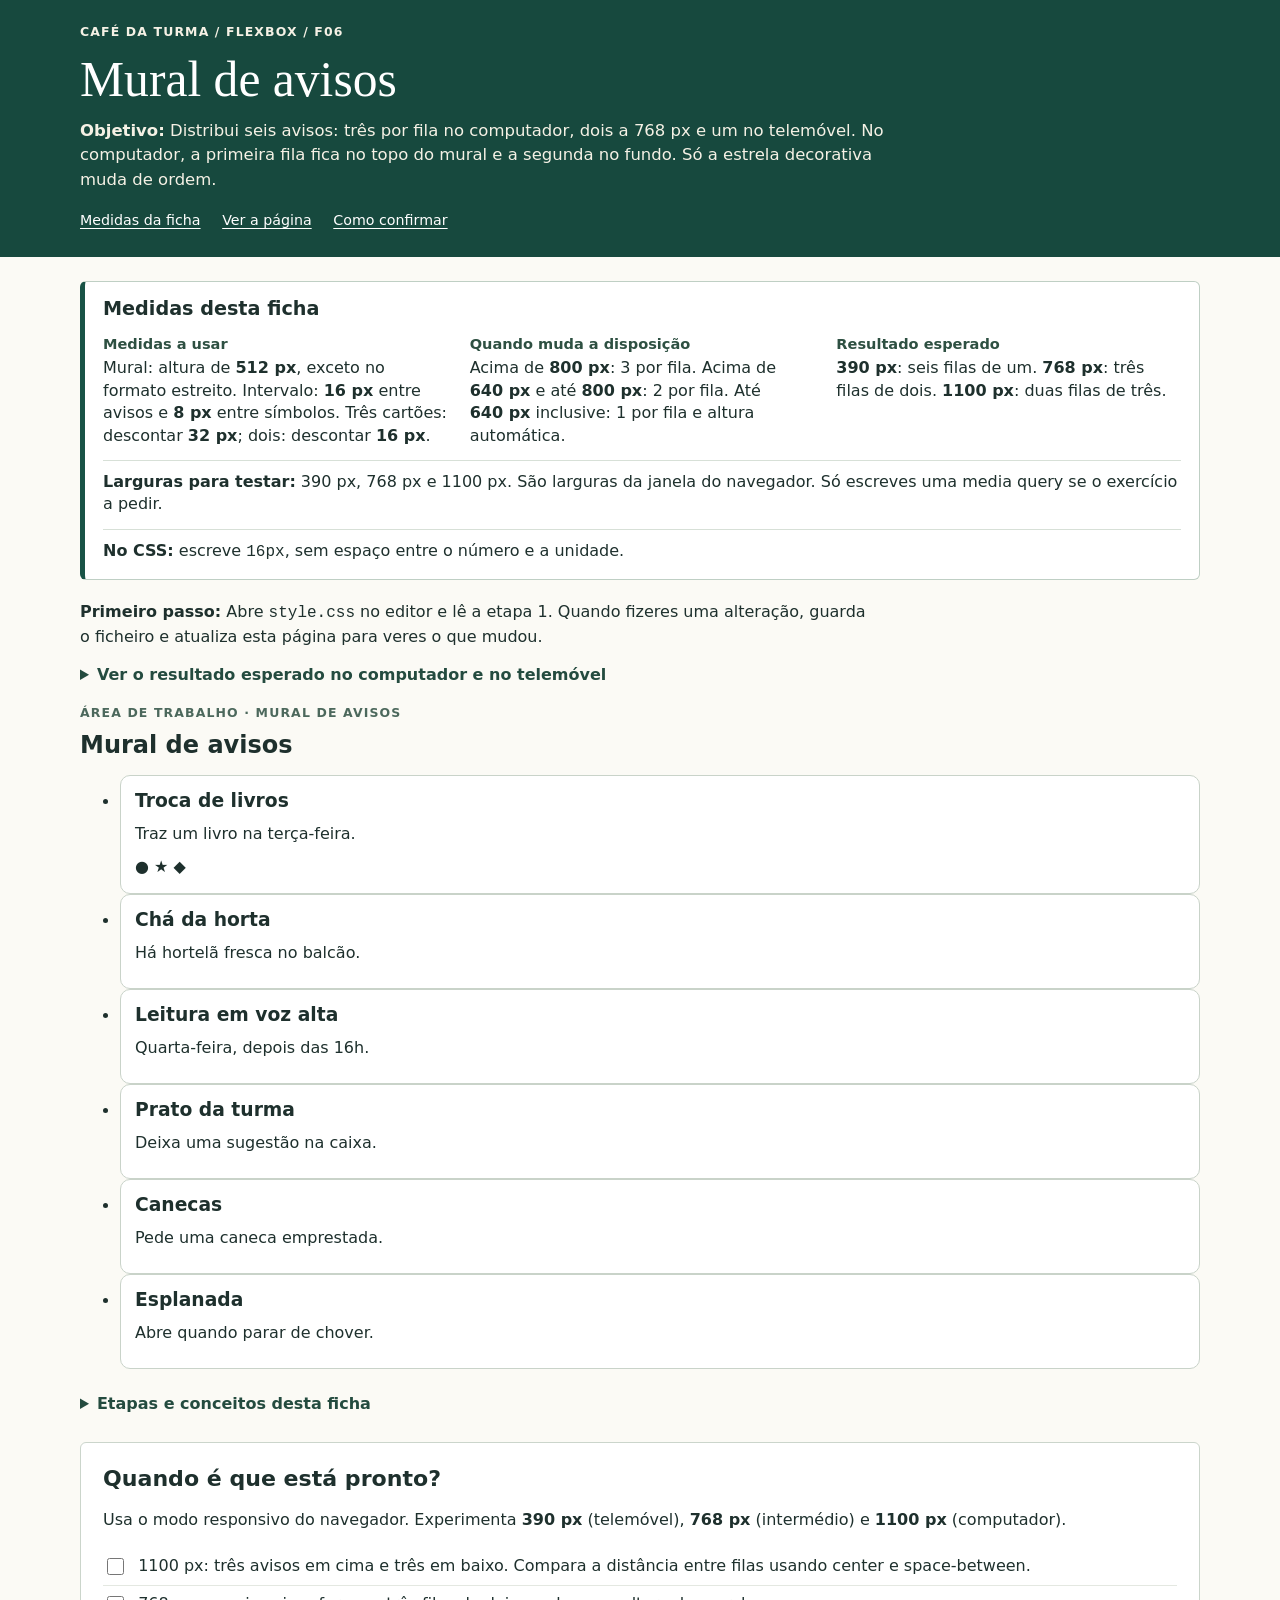
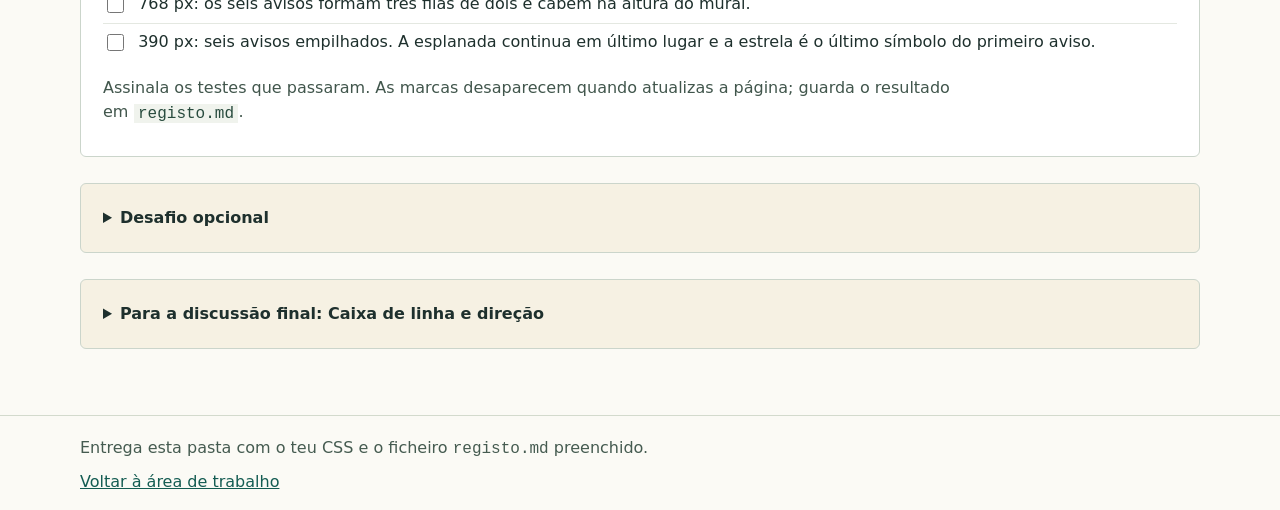
<file: flexbox/F06-mural/index.html>
<!doctype html>
<html lang="pt-PT">
  <head>
    <meta charset="utf-8">
    <meta name="viewport" content="width=device-width, initial-scale=1">
    <title>F06 · Mural de avisos</title>
    <link rel="stylesheet" href="base.css">
    <link rel="stylesheet" href="style.css">
  </head>
  <body class="lab-flex">
    <!-- Ficha F06: o conteúdo do café está assinalado dentro de main. -->

    <header class="lab-head">
      <div class="lab-wrap">
        <p class="lab-kicker">Café da turma / Flexbox / F06</p>
        <h1>Mural de avisos</h1>
        <p class="lab-brief">
          <strong>Objetivo:</strong> Distribui seis avisos: três por fila no computador, dois a 768
          px e um no telemóvel. No computador, a primeira fila fica no topo do mural e a segunda no
          fundo. Só a estrela decorativa muda de ordem.
        </p>

        <nav class="lab-nav" aria-label="Atalhos da ficha">
          <a href="#medidas">Medidas da ficha</a>
          <a href="#pratica">Ver a página</a>
          <a href="#testar">Como confirmar</a>
        </nav>
      </div>
    </header>

    <main class="lab-main lab-wrap">
      <div id="objetivos">
        <section class="lab-measures" aria-labelledby="medidas">
          <h2 id="medidas">Medidas desta ficha</h2>
          <dl>
            <div>
              <dt>Medidas a usar</dt>
              <dd>
                Mural: altura de <strong>512 px</strong>, exceto no formato estreito. Intervalo:
                <strong>16 px</strong> entre avisos e <strong>8 px</strong> entre símbolos. Três
                cartões: descontar <strong>32 px</strong>; dois: descontar <strong>16 px</strong>.
              </dd>
            </div>
            <div>
              <dt>Quando muda a disposição</dt>
              <dd>
                Acima de <strong>800 px</strong>: 3 por fila. Acima de <strong>640 px</strong> e até
                <strong>800 px</strong>: 2 por fila. Até <strong>640 px</strong> inclusive: 1 por
                fila e altura automática.
              </dd>
            </div>
            <div>
              <dt>Resultado esperado</dt>
              <dd>
                <strong>390 px</strong>: seis filas de um. <strong>768 px</strong>: três filas de
                dois. <strong>1100 px</strong>: duas filas de três.
              </dd>
            </div>
          </dl>
          <p>
            <strong>Larguras para testar:</strong> 390 px, 768 px e 1100 px. São larguras da janela
            do navegador. Só escreves uma media query se o exercício a pedir.
          </p>
          <p>
            <strong>No CSS:</strong> escreve <code>16px</code>, sem espaço entre o número e a
            unidade.
          </p>
        </section>
        <p class="lab-begin">
          <strong>Primeiro passo:</strong> Abre <code>style.css</code> no editor e lê a etapa 1.
          Quando fizeres uma alteração, guarda o ficheiro e atualiza esta página para veres o que
          mudou.
        </p>

        <details class="lab-fold">
          <summary>Ver o resultado esperado no computador e no telemóvel</summary>
          <p>
            Este esquema mostra as posições, sem escala. Para a largura intermédia, usa os testes no
            fim.
          </p>
          <img
            class="lab-scheme"
            src="objetivo.svg"
            alt="Esquema das disposições larga e estreita, descritas no objetivo e nos testes."
          >
        </details>
      </div>
      <p class="lab-cap" id="pratica">Área de trabalho · Mural de avisos</p>
      <div class="lab-practice">
        <!-- INÍCIO DO EXERCÍCIO F06 | Classe do elemento que contém o exercício: f06. -->

        <section class="f06" aria-labelledby="f06-titulo">
          <h2 id="f06-titulo">Mural de avisos</h2>
          <ul class="mural">
            <li class="aviso box">
              <h3>Troca de livros</h3>
              <p>Traz um livro na terça-feira.</p>
              <div class="enfeites" aria-hidden="true">
                <span>●</span>
                <span class="estrela">★</span>
                <span>◆</span>
              </div>
            </li>
            <li class="aviso box">
              <h3>Chá da horta</h3>
              <p>Há hortelã fresca no balcão.</p>
            </li>
            <li class="aviso box">
              <h3>Leitura em voz alta</h3>
              <p>Quarta-feira, depois das 16h.</p>
            </li>
            <li class="aviso box">
              <h3>Prato da turma</h3>
              <p>Deixa uma sugestão na caixa.</p>
            </li>
            <li class="aviso box">
              <h3>Canecas</h3>
              <p>Pede uma caneca emprestada.</p>
            </li>
            <li class="aviso box">
              <h3>Esplanada</h3>
              <p>Abre quando parar de chover.</p>
            </li>
          </ul>
        </section>

        <!-- FIM DO EXERCÍCIO F06 | A partir daqui voltam as instruções da ficha. -->
      </div>

      <details class="lab-fold">
        <summary>Etapas e conceitos desta ficha</summary>
        <p>
          <strong>Já conheces:</strong> Percentagens, classes, seletores e regras para diferentes
          larguras.
        </p>
        <p>
          <strong>Com apoio nesta ficha:</strong> A fórmula calc() da primeira base está na etapa 2.
          flex-flow junta direção e quebra. align-content atua no conjunto de filas quando há altura
          livre.
        </p>
        <ol>
          <li>Prepara o mural</li>
          <li>Faz caber três cartões por fila</li>
          <li>Distribui as duas filas</li>
          <li>Move apenas a estrela</li>
          <li>Adapta o mural e atualiza o texto</li>
        </ol>
        <p>Encontras as instruções de cada etapa em <code>style.css</code>.</p>
      </details>

      <section id="testar" class="lab-section">
        <h2>Quando é que está pronto?</h2>
        <p>
          Usa o modo responsivo do navegador. Experimenta <strong>390 px</strong> (telemóvel),
          <strong>768 px</strong> (intermédio) e <strong>1100 px</strong> (computador).
        </p>
        <ul class="lab-checks">
          <li>
            <label>
              <input type="checkbox"> 1100 px: três avisos em cima e três em baixo. Compara a
              distância entre filas usando center e space-between.
            </label>
          </li>
          <li>
            <label>
              <input type="checkbox"> 768 px: os seis avisos formam três filas de dois e cabem na
              altura do mural.
            </label>
          </li>
          <li>
            <label>
              <input type="checkbox"> 390 px: seis avisos empilhados. A esplanada continua em último
              lugar e a estrela é o último símbolo do primeiro aviso.
            </label>
          </li>
        </ul>
        <p class="lab-note">
          Assinala os testes que passaram. As marcas desaparecem quando atualizas a página; guarda o
          resultado em <code>registo.md</code>.
        </p>
      </section>

      <details class="lab-section lab-extra">
        <summary>Desafio opcional</summary>
        <p>
          A 1100 px, retira temporariamente a altura fixa. Mantém a distribuição de filas e o
          intervalo. O que acontece ao espaço entre as duas filas?
        </p>
      </details>

      <details class="lab-section lab-extra">
        <summary>Para a discussão final: Caixa de linha e direção</summary>
        <p>
          Nos enfeites, contorna a caixa e compara a largura com os símbolos agrupados numa caixa de
          linha. Inverte a direção dos símbolos. No mural largo, inverte apenas a ordem das filas e
          repõe.
        </p>
        <p>Faz a experiência no inspetor e repõe as regras no fim.</p>
      </details>
    </main>

    <footer class="lab-foot">
      <div class="lab-wrap">
        <p>Entrega esta pasta com o teu CSS e o ficheiro <code>registo.md</code> preenchido.</p>
        <a href="#pratica">Voltar à área de trabalho</a>
      </div>
    </footer>
  </body>
</html>
</file>
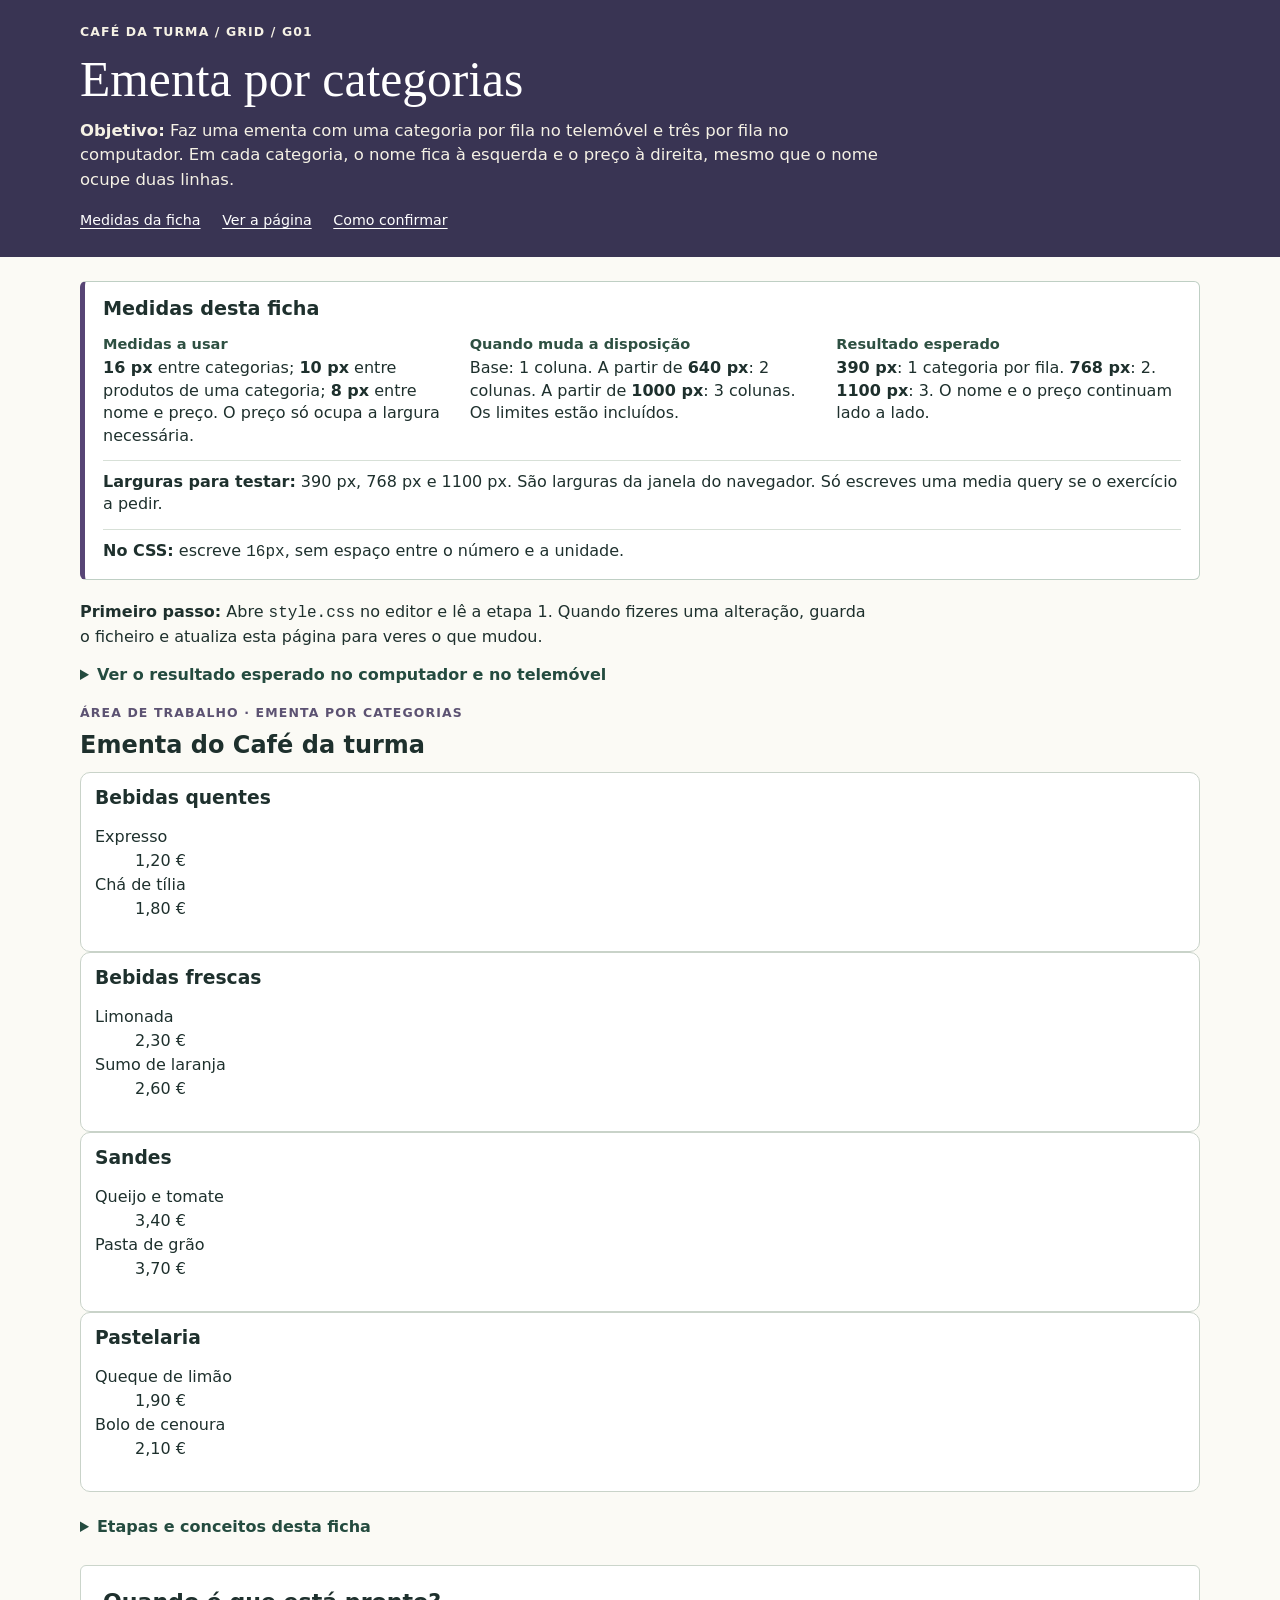
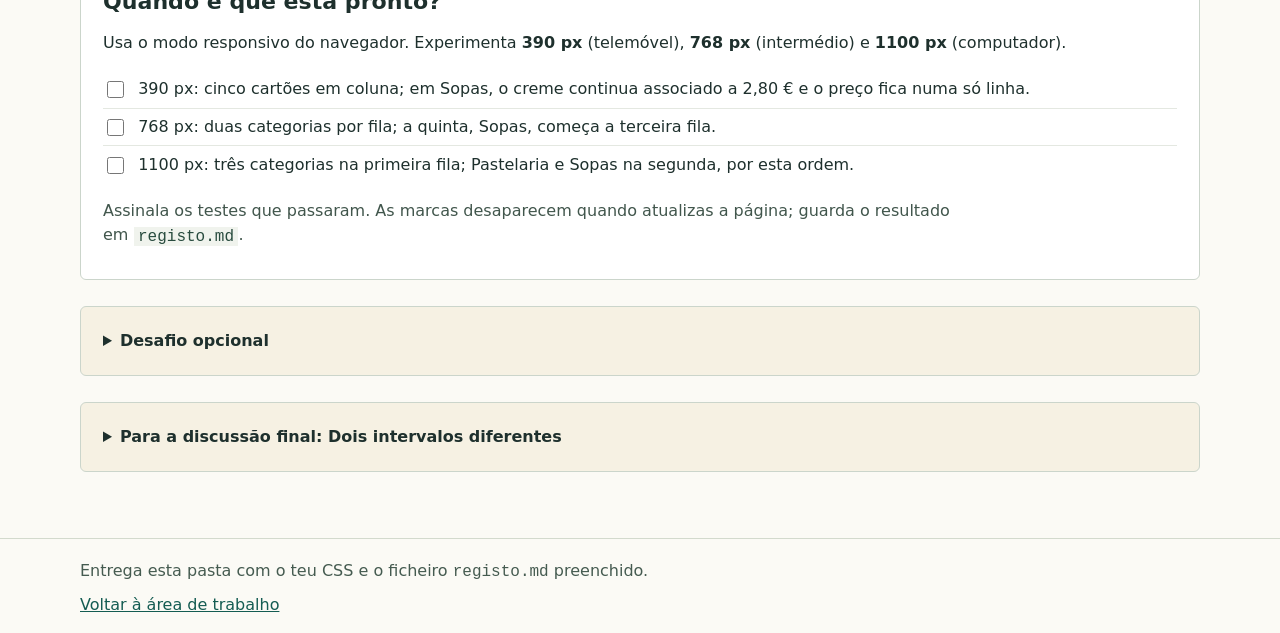
<file: grid/G01-ementa/index.html>
<!doctype html>
<html lang="pt-PT">
  <head>
    <meta charset="utf-8">
    <meta name="viewport" content="width=device-width, initial-scale=1">
    <title>G01 · Ementa por categorias</title>
    <link rel="stylesheet" href="base.css">
    <link rel="stylesheet" href="style.css">
  </head>
  <body class="lab-grid">
    <!-- Ficha G01: o conteúdo do café está assinalado dentro de main. -->

    <header class="lab-head">
      <div class="lab-wrap">
        <p class="lab-kicker">Café da turma / Grid / G01</p>
        <h1>Ementa por categorias</h1>
        <p class="lab-brief">
          <strong>Objetivo:</strong> Faz uma ementa com uma categoria por fila no telemóvel e três
          por fila no computador. Em cada categoria, o nome fica à esquerda e o preço à direita,
          mesmo que o nome ocupe duas linhas.
        </p>

        <nav class="lab-nav" aria-label="Atalhos da ficha">
          <a href="#medidas">Medidas da ficha</a>
          <a href="#pratica">Ver a página</a>
          <a href="#testar">Como confirmar</a>
        </nav>
      </div>
    </header>

    <main class="lab-main lab-wrap">
      <div id="objetivos">
        <section class="lab-measures" aria-labelledby="medidas">
          <h2 id="medidas">Medidas desta ficha</h2>
          <dl>
            <div>
              <dt>Medidas a usar</dt>
              <dd>
                <strong>16 px</strong> entre categorias; <strong>10 px</strong> entre produtos de
                uma categoria; <strong>8 px</strong> entre nome e preço. O preço só ocupa a largura
                necessária.
              </dd>
            </div>
            <div>
              <dt>Quando muda a disposição</dt>
              <dd>
                Base: 1 coluna. A partir de <strong>640 px</strong>: 2 colunas. A partir de
                <strong>1000 px</strong>: 3 colunas. Os limites estão incluídos.
              </dd>
            </div>
            <div>
              <dt>Resultado esperado</dt>
              <dd>
                <strong>390 px</strong>: 1 categoria por fila. <strong>768 px</strong>: 2.
                <strong>1100 px</strong>: 3. O nome e o preço continuam lado a lado.
              </dd>
            </div>
          </dl>
          <p>
            <strong>Larguras para testar:</strong> 390 px, 768 px e 1100 px. São larguras da janela
            do navegador. Só escreves uma media query se o exercício a pedir.
          </p>
          <p>
            <strong>No CSS:</strong> escreve <code>16px</code>, sem espaço entre o número e a
            unidade.
          </p>
        </section>
        <p class="lab-begin">
          <strong>Primeiro passo:</strong> Abre <code>style.css</code> no editor e lê a etapa 1.
          Quando fizeres uma alteração, guarda o ficheiro e atualiza esta página para veres o que
          mudou.
        </p>

        <details class="lab-fold">
          <summary>Ver o resultado esperado no computador e no telemóvel</summary>
          <p>
            Este esquema mostra as posições, sem escala. Para a largura intermédia, usa os testes no
            fim. O asterisco assinala o elemento que a ficha pede para acrescentar.
          </p>
          <img
            class="lab-scheme"
            src="objetivo.svg"
            alt="Esquema das disposições larga e estreita, descritas no objetivo e nos testes."
          >
        </details>
      </div>
      <p class="lab-cap" id="pratica">Área de trabalho · Ementa por categorias</p>
      <div class="lab-practice">
        <!-- INÍCIO DO EXERCÍCIO G01 | Classe do elemento que contém o exercício: g01. -->

        <section class="g01" aria-labelledby="g01-titulo">
          <h2 id="g01-titulo">Ementa do Café da turma</h2>
          <div class="categorias">
            <section class="box">
              <h3>Bebidas quentes</h3>
              <dl>
                <div>
                  <dt>Expresso</dt>
                  <dd>1,20 €</dd>
                </div>
                <div>
                  <dt>Chá de tília</dt>
                  <dd>1,80 €</dd>
                </div>
              </dl>
            </section>

            <section class="box">
              <h3>Bebidas frescas</h3>
              <dl>
                <div>
                  <dt>Limonada</dt>
                  <dd>2,30 €</dd>
                </div>
                <div>
                  <dt>Sumo de laranja</dt>
                  <dd>2,60 €</dd>
                </div>
              </dl>
            </section>

            <section class="box">
              <h3>Sandes</h3>
              <dl>
                <div>
                  <dt>Queijo e tomate</dt>
                  <dd>3,40 €</dd>
                </div>
                <div>
                  <dt>Pasta de grão</dt>
                  <dd>3,70 €</dd>
                </div>
              </dl>
            </section>

            <section class="box">
              <h3>Pastelaria</h3>
              <dl>
                <div>
                  <dt>Queque de limão</dt>
                  <dd>1,90 €</dd>
                </div>
                <div>
                  <dt>Bolo de cenoura</dt>
                  <dd>2,10 €</dd>
                </div>
              </dl>
            </section>
          </div>
        </section>

        <!-- FIM DO EXERCÍCIO G01 | A partir daqui voltam as instruções da ficha. -->
      </div>

      <details class="lab-fold">
        <summary>Etapas e conceitos desta ficha</summary>
        <p>
          <strong>Já conheces:</strong> Grid no elemento pai; colunas com fr; intervalos com gap;
          mudanças de largura com @media.
        </p>
        <p>
          <strong>Com apoio nesta ficha:</strong> Uma grelha pode conter outra. Cada div do produto
          é pai de dois elementos: dt (nome) e dd (preço).
        </p>
        <ol>
          <li>Empilha as quatro categorias</li>
          <li>Põe o preço ao lado do nome</li>
          <li>Alinha os preços</li>
          <li>Passa para duas e três colunas</li>
          <li>Acrescenta uma categoria</li>
        </ol>
        <p>Encontras as instruções de cada etapa em <code>style.css</code>.</p>
      </details>

      <section id="testar" class="lab-section">
        <h2>Quando é que está pronto?</h2>
        <p>
          Usa o modo responsivo do navegador. Experimenta <strong>390 px</strong> (telemóvel),
          <strong>768 px</strong> (intermédio) e <strong>1100 px</strong> (computador).
        </p>
        <ul class="lab-checks">
          <li>
            <label>
              <input type="checkbox"> 390 px: cinco cartões em coluna; em Sopas, o creme continua
              associado a 2,80 € e o preço fica numa só linha.
            </label>
          </li>
          <li>
            <label>
              <input type="checkbox"> 768 px: duas categorias por fila; a quinta, Sopas, começa a
              terceira fila.
            </label>
          </li>
          <li>
            <label>
              <input type="checkbox"> 1100 px: três categorias na primeira fila; Pastelaria e Sopas
              na segunda, por esta ordem.
            </label>
          </li>
        </ul>
        <p class="lab-note">
          Assinala os testes que passaram. As marcas desaparecem quando atualizas a página; guarda o
          resultado em <code>registo.md</code>.
        </p>
      </section>

      <details class="lab-section lab-extra">
        <summary>Desafio opcional</summary>
        <p>
          A cozinha prefere todas as categorias numa coluna, mesmo num ecrã grande. Testa a mudança
          só nas ferramentas do navegador.
        </p>
      </details>

      <details class="lab-section lab-extra">
        <summary>Para a discussão final: Dois intervalos diferentes</summary>
        <p>
          Na grelha de categorias a 1100 px, cria mais espaço entre filas do que entre colunas.
          Prevê qual dos valores se vê ao passar para uma só coluna.
        </p>
        <p>Faz a experiência no inspetor e repõe as regras no fim.</p>
      </details>
    </main>

    <footer class="lab-foot">
      <div class="lab-wrap">
        <p>Entrega esta pasta com o teu CSS e o ficheiro <code>registo.md</code> preenchido.</p>
        <a href="#pratica">Voltar à área de trabalho</a>
      </div>
    </footer>
  </body>
</html>
</file>
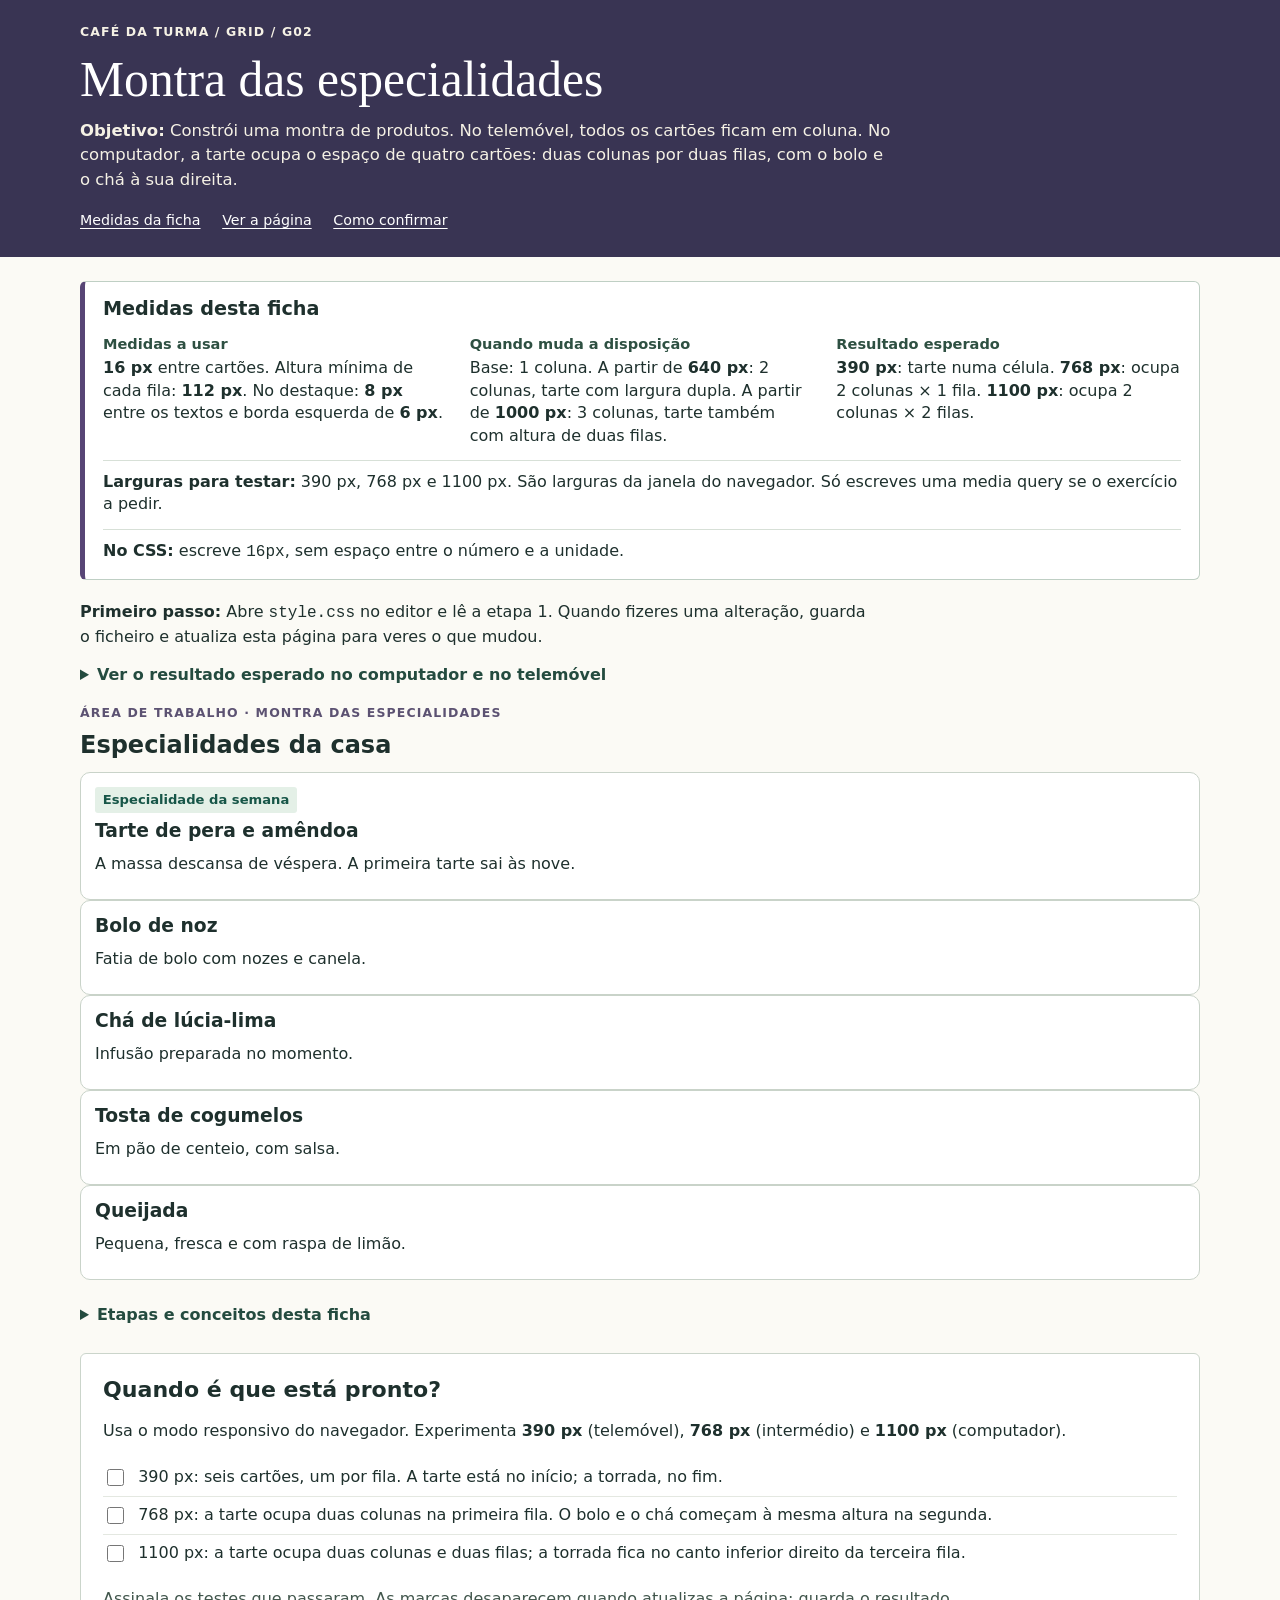
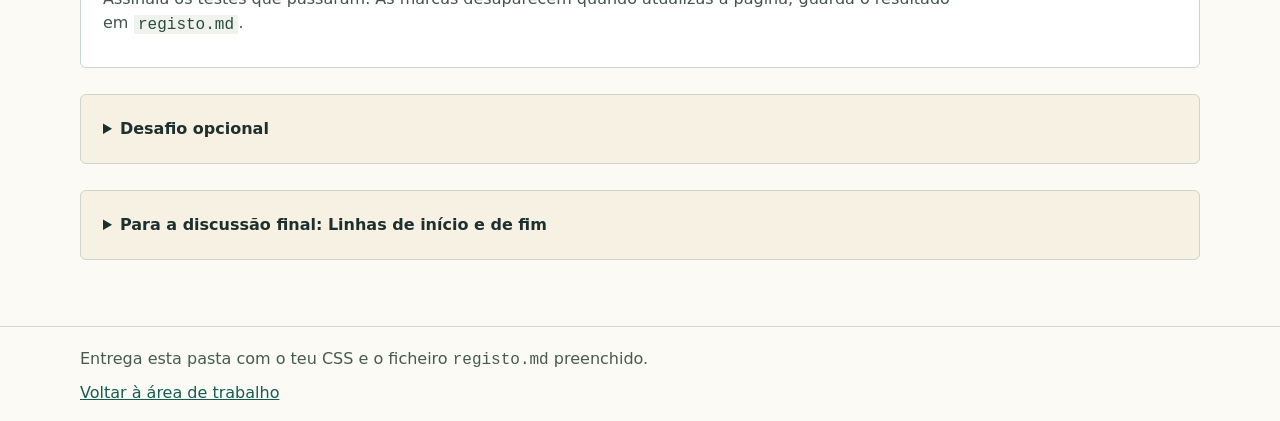
<file: grid/G02-montra/index.html>
<!doctype html>
<html lang="pt-PT">
  <head>
    <meta charset="utf-8">
    <meta name="viewport" content="width=device-width, initial-scale=1">
    <title>G02 · Montra das especialidades</title>
    <link rel="stylesheet" href="base.css">
    <link rel="stylesheet" href="style.css">
  </head>
  <body class="lab-grid">
    <!-- Ficha G02: o conteúdo do café está assinalado dentro de main. -->

    <header class="lab-head">
      <div class="lab-wrap">
        <p class="lab-kicker">Café da turma / Grid / G02</p>
        <h1>Montra das especialidades</h1>
        <p class="lab-brief">
          <strong>Objetivo:</strong> Constrói uma montra de produtos. No telemóvel, todos os cartões
          ficam em coluna. No computador, a tarte ocupa o espaço de quatro cartões: duas colunas por
          duas filas, com o bolo e o chá à sua direita.
        </p>

        <nav class="lab-nav" aria-label="Atalhos da ficha">
          <a href="#medidas">Medidas da ficha</a>
          <a href="#pratica">Ver a página</a>
          <a href="#testar">Como confirmar</a>
        </nav>
      </div>
    </header>

    <main class="lab-main lab-wrap">
      <div id="objetivos">
        <section class="lab-measures" aria-labelledby="medidas">
          <h2 id="medidas">Medidas desta ficha</h2>
          <dl>
            <div>
              <dt>Medidas a usar</dt>
              <dd>
                <strong>16 px</strong> entre cartões. Altura mínima de cada fila: <strong>112
                px</strong>. No destaque: <strong>8 px</strong> entre os textos e borda esquerda de
                <strong>6 px</strong>.
              </dd>
            </div>
            <div>
              <dt>Quando muda a disposição</dt>
              <dd>
                Base: 1 coluna. A partir de <strong>640 px</strong>: 2 colunas, tarte com largura
                dupla. A partir de <strong>1000 px</strong>: 3 colunas, tarte também com altura de
                duas filas.
              </dd>
            </div>
            <div>
              <dt>Resultado esperado</dt>
              <dd>
                <strong>390 px</strong>: tarte numa célula. <strong>768 px</strong>: ocupa 2 colunas
                × 1 fila. <strong>1100 px</strong>: ocupa 2 colunas × 2 filas.
              </dd>
            </div>
          </dl>
          <p>
            <strong>Larguras para testar:</strong> 390 px, 768 px e 1100 px. São larguras da janela
            do navegador. Só escreves uma media query se o exercício a pedir.
          </p>
          <p>
            <strong>No CSS:</strong> escreve <code>16px</code>, sem espaço entre o número e a
            unidade.
          </p>
        </section>
        <p class="lab-begin">
          <strong>Primeiro passo:</strong> Abre <code>style.css</code> no editor e lê a etapa 1.
          Quando fizeres uma alteração, guarda o ficheiro e atualiza esta página para veres o que
          mudou.
        </p>

        <details class="lab-fold">
          <summary>Ver o resultado esperado no computador e no telemóvel</summary>
          <p>
            Este esquema mostra as posições, sem escala. Para a largura intermédia, usa os testes no
            fim. O asterisco assinala o elemento que a ficha pede para acrescentar.
          </p>
          <img
            class="lab-scheme"
            src="objetivo.svg"
            alt="Esquema das disposições larga e estreita, descritas no objetivo e nos testes."
          >
        </details>
      </div>
      <p class="lab-cap" id="pratica">Área de trabalho · Montra das especialidades</p>
      <div class="lab-practice">
        <!-- INÍCIO DO EXERCÍCIO G02 | Classe do elemento que contém o exercício: g02. -->

        <section class="g02" aria-labelledby="g02-titulo">
          <h2 id="g02-titulo">Especialidades da casa</h2>
          <div class="montra">
            <article class="box destaque">
              <p class="tag">Especialidade da semana</p>
              <h3>Tarte de pera e amêndoa</h3>
              <p>A massa descansa de véspera. A primeira tarte sai às nove.</p>
            </article>

            <article class="box">
              <h3>Bolo de noz</h3>
              <p>Fatia de bolo com nozes e canela.</p>
            </article>

            <article class="box">
              <h3>Chá de lúcia-lima</h3>
              <p>Infusão preparada no momento.</p>
            </article>

            <article class="box">
              <h3>Tosta de cogumelos</h3>
              <p>Em pão de centeio, com salsa.</p>
            </article>

            <article class="box">
              <h3>Queijada</h3>
              <p>Pequena, fresca e com raspa de limão.</p>
            </article>
          </div>
        </section>

        <!-- FIM DO EXERCÍCIO G02 | A partir daqui voltam as instruções da ficha. -->
      </div>

      <details class="lab-fold">
        <summary>Etapas e conceitos desta ficha</summary>
        <p>
          <strong>Já conheces:</strong> Colunas iguais, gap, filas automáticas e minmax para deixar
          crescer uma fila com o texto.
        </p>
        <p>
          <strong>Com apoio nesta ficha:</strong> span 2 significa «ocupar duas». Usa-o no cartão da
          tarte: grid-column para a largura e grid-row para a altura.
        </p>
        <ol>
          <li>Começa por uma coluna</li>
          <li>Arruma o cartão da tarte</li>
          <li>Dá toda a primeira fila à tarte</li>
          <li>Alarga a montra para três colunas</li>
          <li>Acrescenta a sexta especialidade</li>
        </ol>
        <p>Encontras as instruções de cada etapa em <code>style.css</code>.</p>
      </details>

      <section id="testar" class="lab-section">
        <h2>Quando é que está pronto?</h2>
        <p>
          Usa o modo responsivo do navegador. Experimenta <strong>390 px</strong> (telemóvel),
          <strong>768 px</strong> (intermédio) e <strong>1100 px</strong> (computador).
        </p>
        <ul class="lab-checks">
          <li>
            <label>
              <input type="checkbox"> 390 px: seis cartões, um por fila. A tarte está no início; a
              torrada, no fim.
            </label>
          </li>
          <li>
            <label>
              <input type="checkbox"> 768 px: a tarte ocupa duas colunas na primeira fila. O bolo e
              o chá começam à mesma altura na segunda.
            </label>
          </li>
          <li>
            <label>
              <input type="checkbox"> 1100 px: a tarte ocupa duas colunas e duas filas; a torrada
              fica no canto inferior direito da terceira fila.
            </label>
          </li>
        </ul>
        <p class="lab-note">
          Assinala os testes que passaram. As marcas desaparecem quando atualizas a página; guarda o
          resultado em <code>registo.md</code>.
        </p>
      </section>

      <details class="lab-section lab-extra">
        <summary>Desafio opcional</summary>
        <p>
          A 1100 px, mantém o destaque largo, mas limita-o a uma só fila. Prevê a nova posição do
          chá.
        </p>
      </details>

      <details class="lab-section lab-extra">
        <summary>Para a discussão final: Linhas de início e de fim</summary>
        <p>
          No destaque a 1100 px, substitui a ocupação de duas filas por dois números de linha.
          Compara o resultado e desfaz a mudança.
        </p>
        <p>Faz a experiência no inspetor e repõe as regras no fim.</p>
      </details>
    </main>

    <footer class="lab-foot">
      <div class="lab-wrap">
        <p>Entrega esta pasta com o teu CSS e o ficheiro <code>registo.md</code> preenchido.</p>
        <a href="#pratica">Voltar à área de trabalho</a>
      </div>
    </footer>
  </body>
</html>
</file>
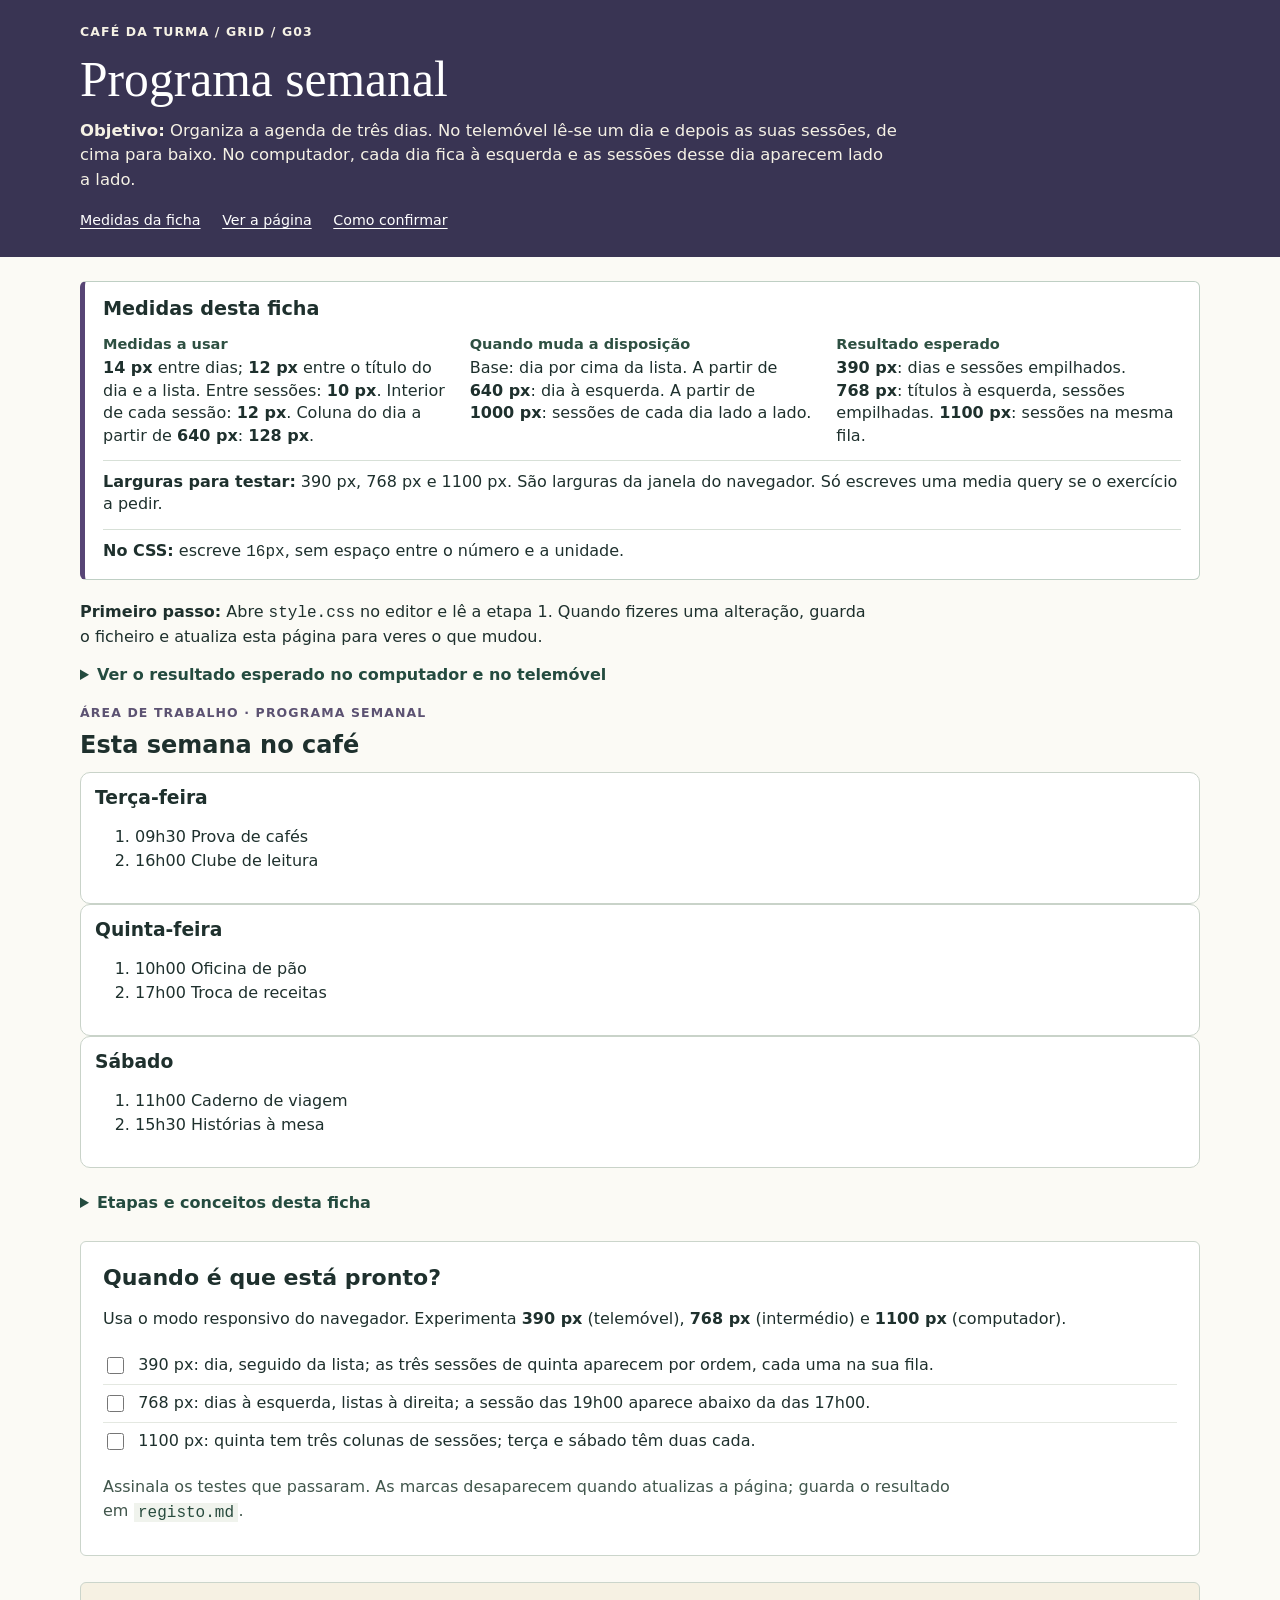
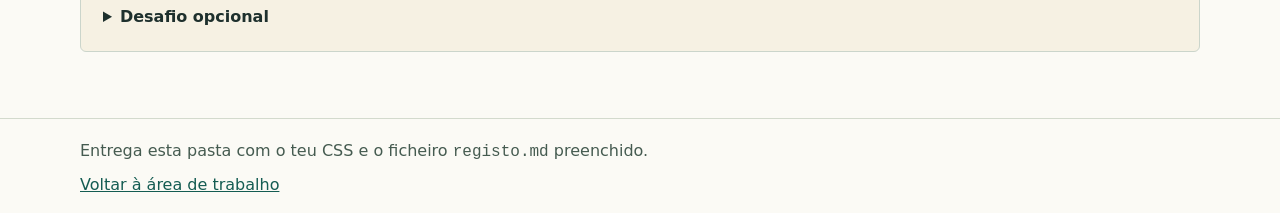
<file: grid/G03-programa/index.html>
<!doctype html>
<html lang="pt-PT">
  <head>
    <meta charset="utf-8">
    <meta name="viewport" content="width=device-width, initial-scale=1">
    <title>G03 · Programa semanal</title>
    <link rel="stylesheet" href="base.css">
    <link rel="stylesheet" href="style.css">
  </head>
  <body class="lab-grid">
    <!-- Ficha G03: o conteúdo do café está assinalado dentro de main. -->

    <header class="lab-head">
      <div class="lab-wrap">
        <p class="lab-kicker">Café da turma / Grid / G03</p>
        <h1>Programa semanal</h1>
        <p class="lab-brief">
          <strong>Objetivo:</strong> Organiza a agenda de três dias. No telemóvel lê-se um dia e
          depois as suas sessões, de cima para baixo. No computador, cada dia fica à esquerda e as
          sessões desse dia aparecem lado a lado.
        </p>

        <nav class="lab-nav" aria-label="Atalhos da ficha">
          <a href="#medidas">Medidas da ficha</a>
          <a href="#pratica">Ver a página</a>
          <a href="#testar">Como confirmar</a>
        </nav>
      </div>
    </header>

    <main class="lab-main lab-wrap">
      <div id="objetivos">
        <section class="lab-measures" aria-labelledby="medidas">
          <h2 id="medidas">Medidas desta ficha</h2>
          <dl>
            <div>
              <dt>Medidas a usar</dt>
              <dd>
                <strong>14 px</strong> entre dias; <strong>12 px</strong> entre o título do dia e a
                lista. Entre sessões: <strong>10 px</strong>. Interior de cada sessão: <strong>12
                px</strong>. Coluna do dia a partir de <strong>640 px</strong>: <strong>128
                px</strong>.
              </dd>
            </div>
            <div>
              <dt>Quando muda a disposição</dt>
              <dd>
                Base: dia por cima da lista. A partir de <strong>640 px</strong>: dia à esquerda. A
                partir de <strong>1000 px</strong>: sessões de cada dia lado a lado.
              </dd>
            </div>
            <div>
              <dt>Resultado esperado</dt>
              <dd>
                <strong>390 px</strong>: dias e sessões empilhados. <strong>768 px</strong>: títulos
                à esquerda, sessões empilhadas. <strong>1100 px</strong>: sessões na mesma fila.
              </dd>
            </div>
          </dl>
          <p>
            <strong>Larguras para testar:</strong> 390 px, 768 px e 1100 px. São larguras da janela
            do navegador. Só escreves uma media query se o exercício a pedir.
          </p>
          <p>
            <strong>No CSS:</strong> escreve <code>16px</code>, sem espaço entre o número e a
            unidade.
          </p>
        </section>
        <p class="lab-begin">
          <strong>Primeiro passo:</strong> Abre <code>style.css</code> no editor e lê a etapa 1.
          Quando fizeres uma alteração, guarda o ficheiro e atualiza esta página para veres o que
          mudou.
        </p>

        <details class="lab-fold">
          <summary>Ver o resultado esperado no computador e no telemóvel</summary>
          <p>
            Este esquema mostra as posições, sem escala. Para a largura intermédia, usa os testes no
            fim. O asterisco assinala o elemento que a ficha pede para acrescentar.
          </p>
          <img
            class="lab-scheme"
            src="objetivo.svg"
            alt="Esquema das disposições larga e estreita, descritas no objetivo e nos testes."
          >
        </details>
      </div>
      <p class="lab-cap" id="pratica">Área de trabalho · Programa semanal</p>
      <div class="lab-practice">
        <!-- INÍCIO DO EXERCÍCIO G03 | Classe do elemento que contém o exercício: g03. -->

        <section class="g03" aria-labelledby="g03-titulo">
          <h2 id="g03-titulo">Esta semana no café</h2>
          <div class="semana">
            <section class="dia box">
              <h3>Terça-feira</h3>
              <ol class="sessoes">
                <li><time datetime="09:30">09h30</time> Prova de cafés</li>
                <li><time datetime="16:00">16h00</time> Clube de leitura</li>
              </ol>
            </section>

            <section class="dia box">
              <h3>Quinta-feira</h3>
              <ol class="sessoes">
                <li><time datetime="10:00">10h00</time> Oficina de pão</li>
                <li><time datetime="17:00">17h00</time> Troca de receitas</li>
              </ol>
            </section>

            <section class="dia box">
              <h3>Sábado</h3>
              <ol class="sessoes">
                <li><time datetime="11:00">11h00</time> Caderno de viagem</li>
                <li><time datetime="15:30">15h30</time> Histórias à mesa</li>
              </ol>
            </section>
          </div>
        </section>

        <!-- FIM DO EXERCÍCIO G03 | A partir daqui voltam as instruções da ficha. -->
      </div>

      <details class="lab-fold">
        <summary>Etapas e conceitos desta ficha</summary>
        <p>
          <strong>Já conheces:</strong> Grid no pai de cada grupo; colunas fixas e flexíveis;
          criação de colunas pelo navegador.
        </p>
        <p>
          <strong>Com apoio nesta ficha:</strong> grid-auto-flow escolhe para onde entra a próxima
          sessão. Com column e uma única fila, a sessão nova abre outra coluna.
        </p>
        <ol>
          <li>Separa os três dias</li>
          <li>Empilha as sessões de cada dia</li>
          <li>Alinha o nome de cada dia</li>
          <li>Põe as sessões lado a lado</li>
          <li>Adiciona uma sessão na quinta</li>
        </ol>
        <p>Encontras as instruções de cada etapa em <code>style.css</code>.</p>
      </details>

      <section id="testar" class="lab-section">
        <h2>Quando é que está pronto?</h2>
        <p>
          Usa o modo responsivo do navegador. Experimenta <strong>390 px</strong> (telemóvel),
          <strong>768 px</strong> (intermédio) e <strong>1100 px</strong> (computador).
        </p>
        <ul class="lab-checks">
          <li>
            <label>
              <input type="checkbox"> 390 px: dia, seguido da lista; as três sessões de quinta
              aparecem por ordem, cada uma na sua fila.
            </label>
          </li>
          <li>
            <label>
              <input type="checkbox"> 768 px: dias à esquerda, listas à direita; a sessão das 19h00
              aparece abaixo da das 17h00.
            </label>
          </li>
          <li>
            <label>
              <input type="checkbox"> 1100 px: quinta tem três colunas de sessões; terça e sábado
              têm duas cada.
            </label>
          </li>
        </ul>
        <p class="lab-note">
          Assinala os testes que passaram. As marcas desaparecem quando atualizas a página; guarda o
          resultado em <code>registo.md</code>.
        </p>
      </section>

      <details class="lab-section lab-extra">
        <summary>Desafio opcional</summary>
        <p>Apresenta a hora numa linha própria, em negrito, sem mexer no texto da atividade.</p>
      </details>
    </main>

    <footer class="lab-foot">
      <div class="lab-wrap">
        <p>Entrega esta pasta com o teu CSS e o ficheiro <code>registo.md</code> preenchido.</p>
        <a href="#pratica">Voltar à área de trabalho</a>
      </div>
    </footer>
  </body>
</html>
</file>
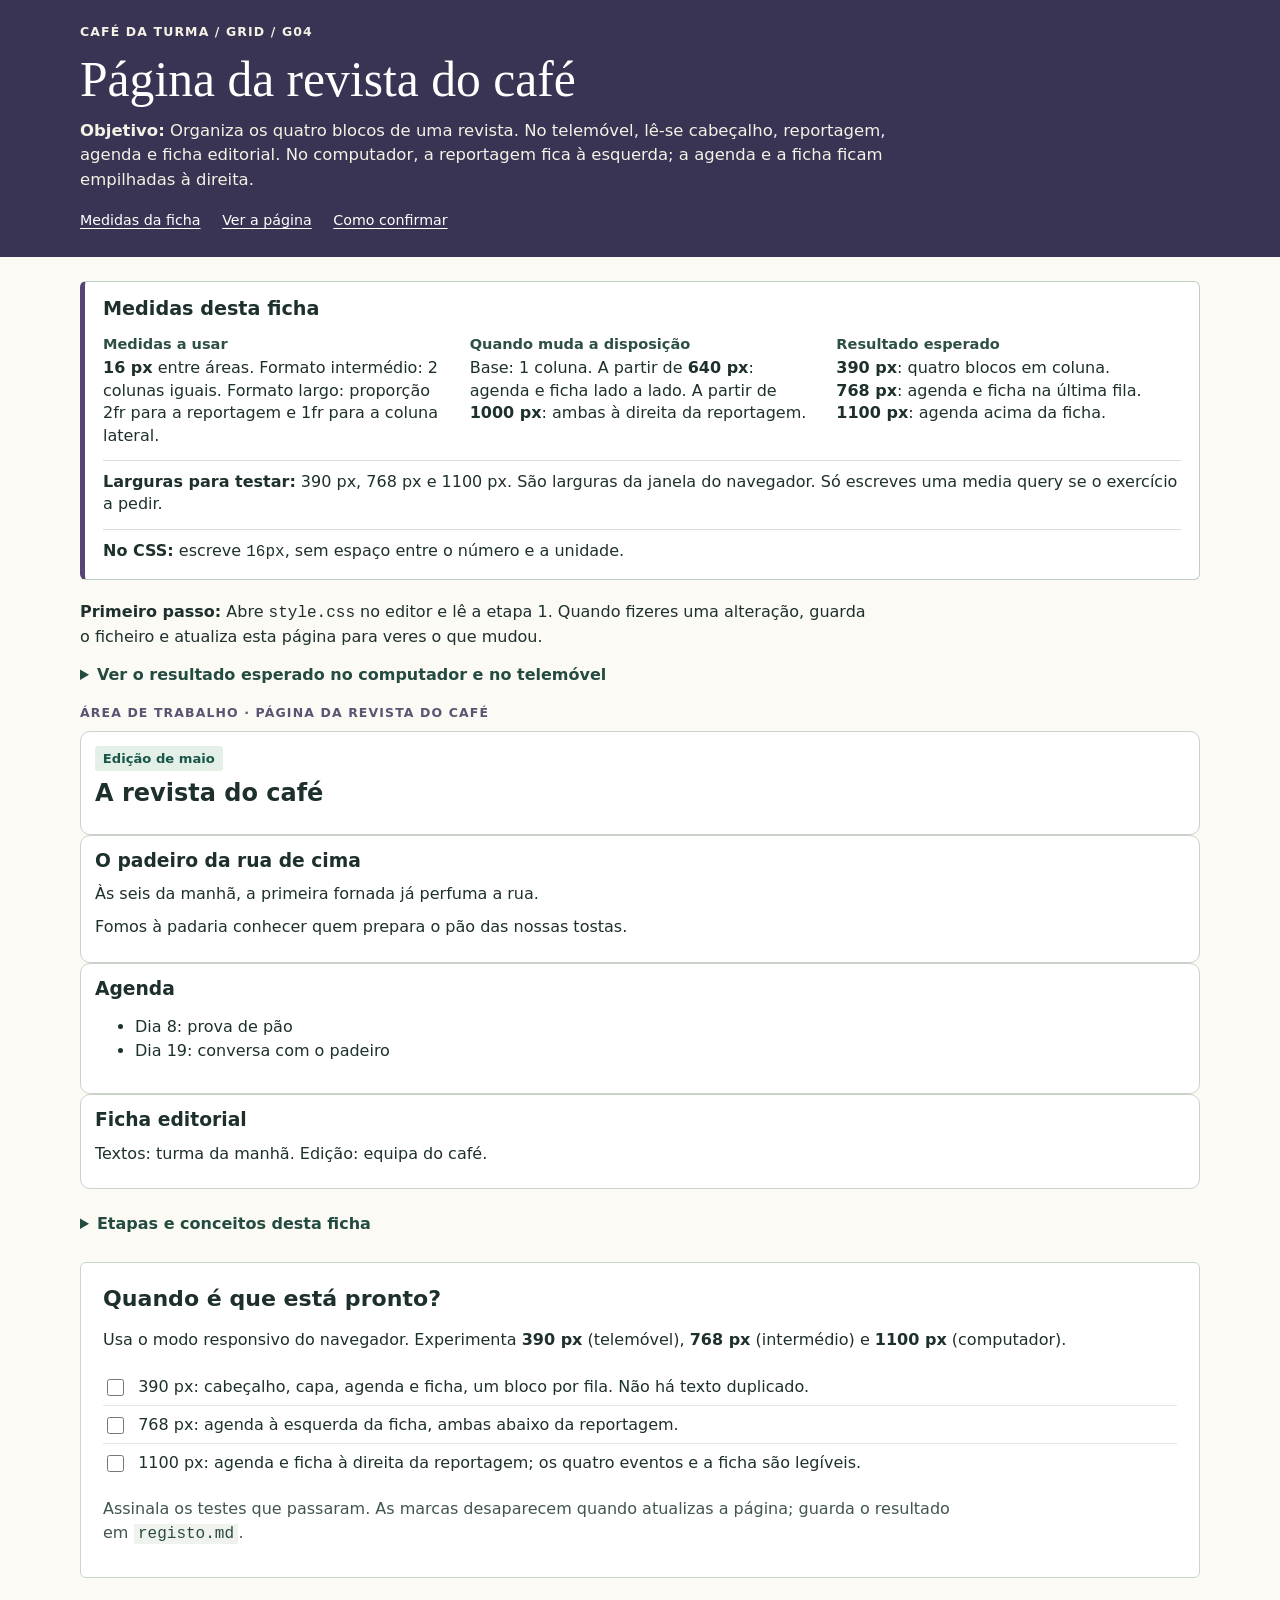
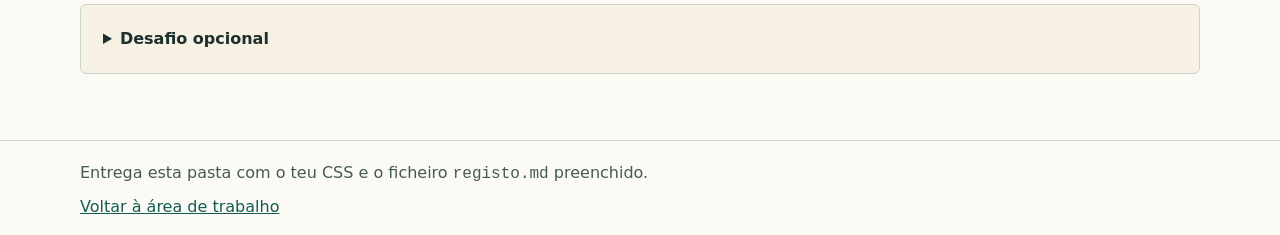
<file: grid/G04-revista/index.html>
<!doctype html>
<html lang="pt-PT">
  <head>
    <meta charset="utf-8">
    <meta name="viewport" content="width=device-width, initial-scale=1">
    <title>G04 · Página da revista do café</title>
    <link rel="stylesheet" href="base.css">
    <link rel="stylesheet" href="style.css">
  </head>
  <body class="lab-grid">
    <!-- Ficha G04: o conteúdo do café está assinalado dentro de main. -->

    <header class="lab-head">
      <div class="lab-wrap">
        <p class="lab-kicker">Café da turma / Grid / G04</p>
        <h1>Página da revista do café</h1>
        <p class="lab-brief">
          <strong>Objetivo:</strong> Organiza os quatro blocos de uma revista. No telemóvel, lê-se
          cabeçalho, reportagem, agenda e ficha editorial. No computador, a reportagem fica à
          esquerda; a agenda e a ficha ficam empilhadas à direita.
        </p>

        <nav class="lab-nav" aria-label="Atalhos da ficha">
          <a href="#medidas">Medidas da ficha</a>
          <a href="#pratica">Ver a página</a>
          <a href="#testar">Como confirmar</a>
        </nav>
      </div>
    </header>

    <main class="lab-main lab-wrap">
      <div id="objetivos">
        <section class="lab-measures" aria-labelledby="medidas">
          <h2 id="medidas">Medidas desta ficha</h2>
          <dl>
            <div>
              <dt>Medidas a usar</dt>
              <dd>
                <strong>16 px</strong> entre áreas. Formato intermédio: 2 colunas iguais. Formato
                largo: proporção 2fr para a reportagem e 1fr para a coluna lateral.
              </dd>
            </div>
            <div>
              <dt>Quando muda a disposição</dt>
              <dd>
                Base: 1 coluna. A partir de <strong>640 px</strong>: agenda e ficha lado a lado. A
                partir de <strong>1000 px</strong>: ambas à direita da reportagem.
              </dd>
            </div>
            <div>
              <dt>Resultado esperado</dt>
              <dd>
                <strong>390 px</strong>: quatro blocos em coluna. <strong>768 px</strong>: agenda e
                ficha na última fila. <strong>1100 px</strong>: agenda acima da ficha.
              </dd>
            </div>
          </dl>
          <p>
            <strong>Larguras para testar:</strong> 390 px, 768 px e 1100 px. São larguras da janela
            do navegador. Só escreves uma media query se o exercício a pedir.
          </p>
          <p>
            <strong>No CSS:</strong> escreve <code>16px</code>, sem espaço entre o número e a
            unidade.
          </p>
        </section>
        <p class="lab-begin">
          <strong>Primeiro passo:</strong> Abre <code>style.css</code> no editor e lê a etapa 1.
          Quando fizeres uma alteração, guarda o ficheiro e atualiza esta página para veres o que
          mudou.
        </p>

        <details class="lab-fold">
          <summary>Ver o resultado esperado no computador e no telemóvel</summary>
          <p>
            Este esquema mostra as posições, sem escala. Para a largura intermédia, usa os testes no
            fim.
          </p>
          <img
            class="lab-scheme"
            src="objetivo.svg"
            alt="Esquema das disposições larga e estreita, descritas no objetivo e nos testes."
          >
        </details>
      </div>
      <p class="lab-cap" id="pratica">Área de trabalho · Página da revista do café</p>
      <div class="lab-practice">
        <!-- INÍCIO DO EXERCÍCIO G04 | Classe do elemento que contém o exercício: g04. -->

        <section class="g04" aria-labelledby="g04-titulo">
          <header class="cabecalho box">
            <p class="tag">Edição de maio</p>
            <h2 id="g04-titulo">A revista do café</h2>
          </header>

          <article class="capa box">
            <h3>O padeiro da rua de cima</h3>
            <p>Às seis da manhã, a primeira fornada já perfuma a rua.</p>
            <p>Fomos à padaria conhecer quem prepara o pão das nossas tostas.</p>
          </article>

          <aside class="agenda box" aria-labelledby="g04-agenda">
            <h3 id="g04-agenda">Agenda</h3>
            <ul>
              <li>Dia 8: prova de pão</li>
              <li>Dia 19: conversa com o padeiro</li>
            </ul>
          </aside>

          <footer class="ficha box">
            <h3>Ficha editorial</h3>
            <p>Textos: turma da manhã. Edição: equipa do café.</p>
          </footer>
        </section>

        <!-- FIM DO EXERCÍCIO G04 | A partir daqui voltam as instruções da ficha. -->
      </div>

      <details class="lab-fold">
        <summary>Etapas e conceitos desta ficha</summary>
        <p>
          <strong>Já conheces:</strong> Colunas iguais ou em proporção 2fr / 1fr; intervalos; dois
          pontos de mudança com @media.
        </p>
        <p>
          <strong>Com apoio nesta ficha:</strong> Um mapa de áreas atribui nomes a posições. Em
          grid-template-areas, cada par de aspas representa uma fila; grid-area liga o bloco ao
          nome.
        </p>
        <ol>
          <li>Desenha a página em três larguras</li>
          <li>Cria o primeiro mapa</li>
          <li>Partilha a última fila</li>
          <li>Abre uma coluna lateral</li>
          <li>Prolonga a agenda</li>
        </ol>
        <p>Encontras as instruções de cada etapa em <code>style.css</code>.</p>
      </details>

      <section id="testar" class="lab-section">
        <h2>Quando é que está pronto?</h2>
        <p>
          Usa o modo responsivo do navegador. Experimenta <strong>390 px</strong> (telemóvel),
          <strong>768 px</strong> (intermédio) e <strong>1100 px</strong> (computador).
        </p>
        <ul class="lab-checks">
          <li>
            <label>
              <input type="checkbox"> 390 px: cabeçalho, capa, agenda e ficha, um bloco por fila.
              Não há texto duplicado.
            </label>
          </li>
          <li>
            <label>
              <input type="checkbox"> 768 px: agenda à esquerda da ficha, ambas abaixo da
              reportagem.
            </label>
          </li>
          <li>
            <label>
              <input type="checkbox"> 1100 px: agenda e ficha à direita da reportagem; os quatro
              eventos e a ficha são legíveis.
            </label>
          </li>
        </ul>
        <p class="lab-note">
          Assinala os testes que passaram. As marcas desaparecem quando atualizas a página; guarda o
          resultado em <code>registo.md</code>.
        </p>
      </section>

      <details class="lab-section lab-extra">
        <summary>Desafio opcional</summary>
        <p>
          Só no formato intermédio, dá duas partes da largura à agenda e uma à ficha. Mantém o mapa
          de áreas.
        </p>
      </details>
    </main>

    <footer class="lab-foot">
      <div class="lab-wrap">
        <p>Entrega esta pasta com o teu CSS e o ficheiro <code>registo.md</code> preenchido.</p>
        <a href="#pratica">Voltar à área de trabalho</a>
      </div>
    </footer>
  </body>
</html>
</file>
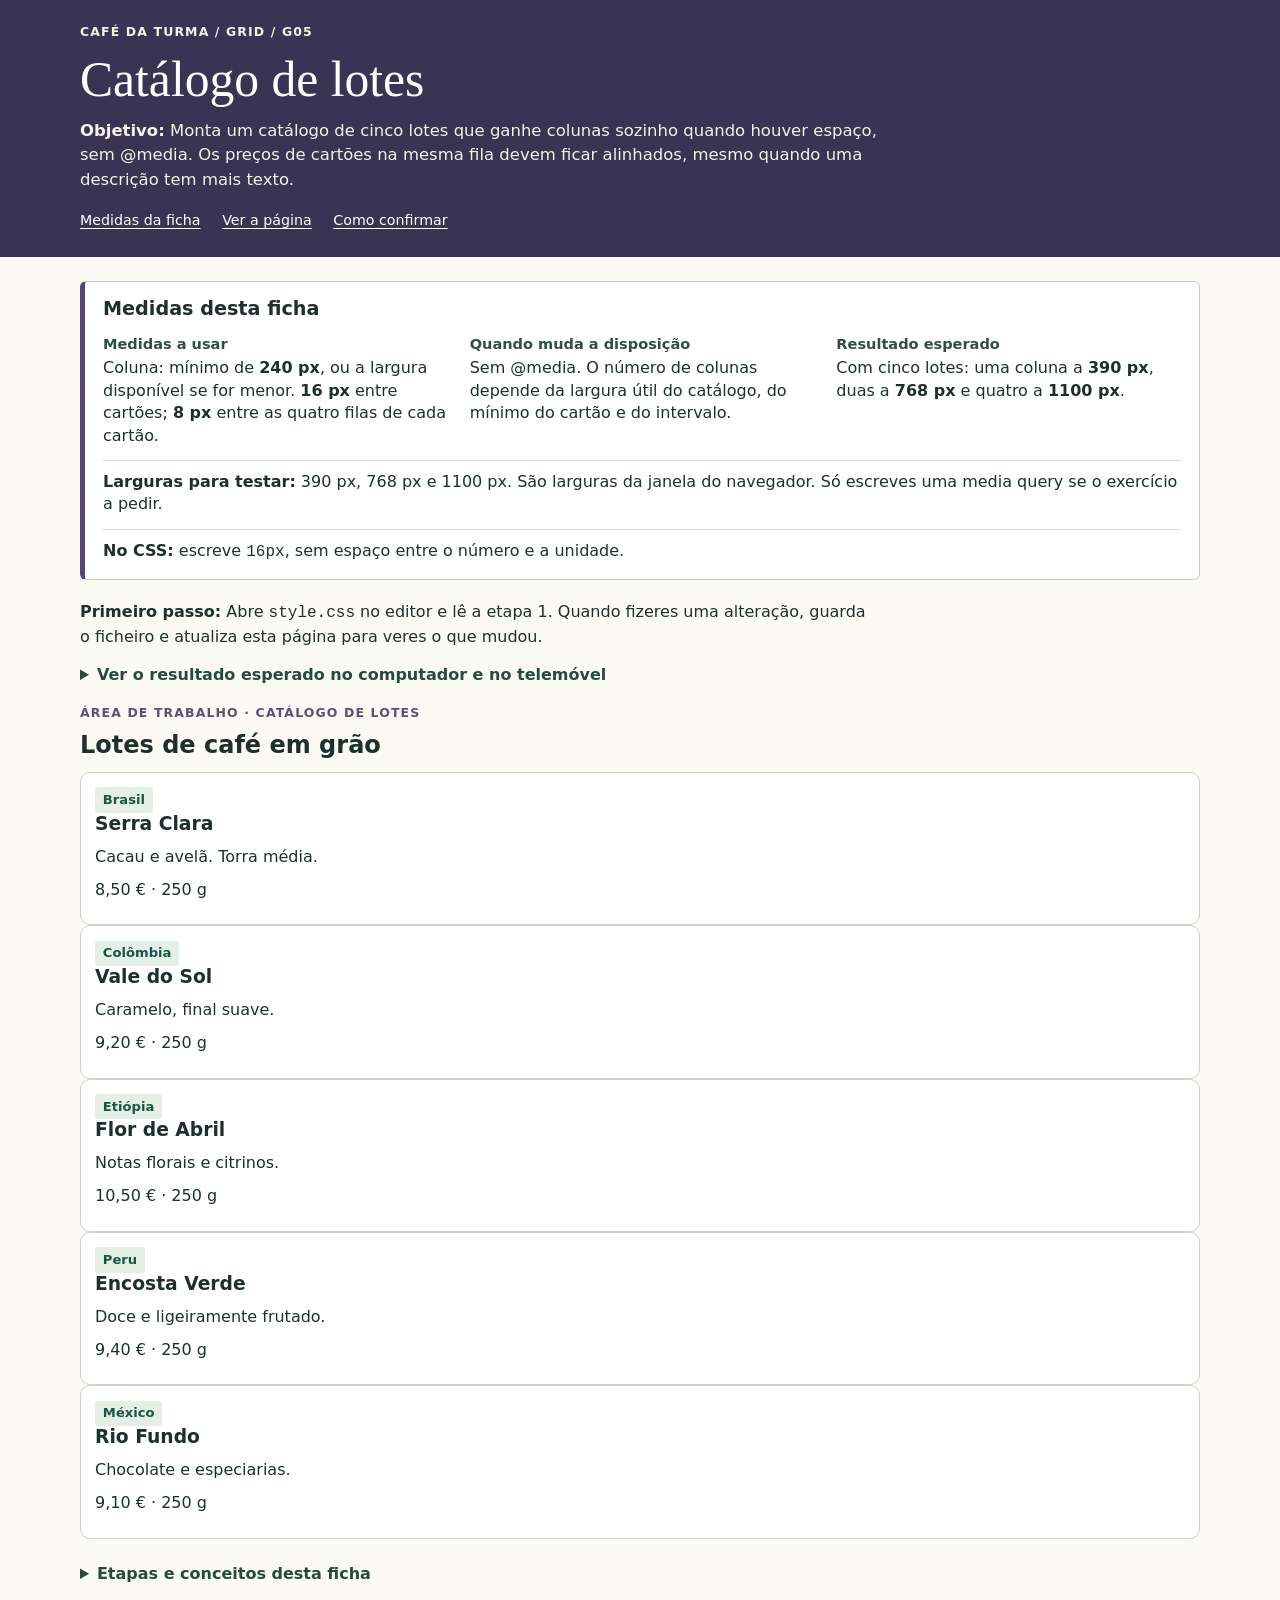
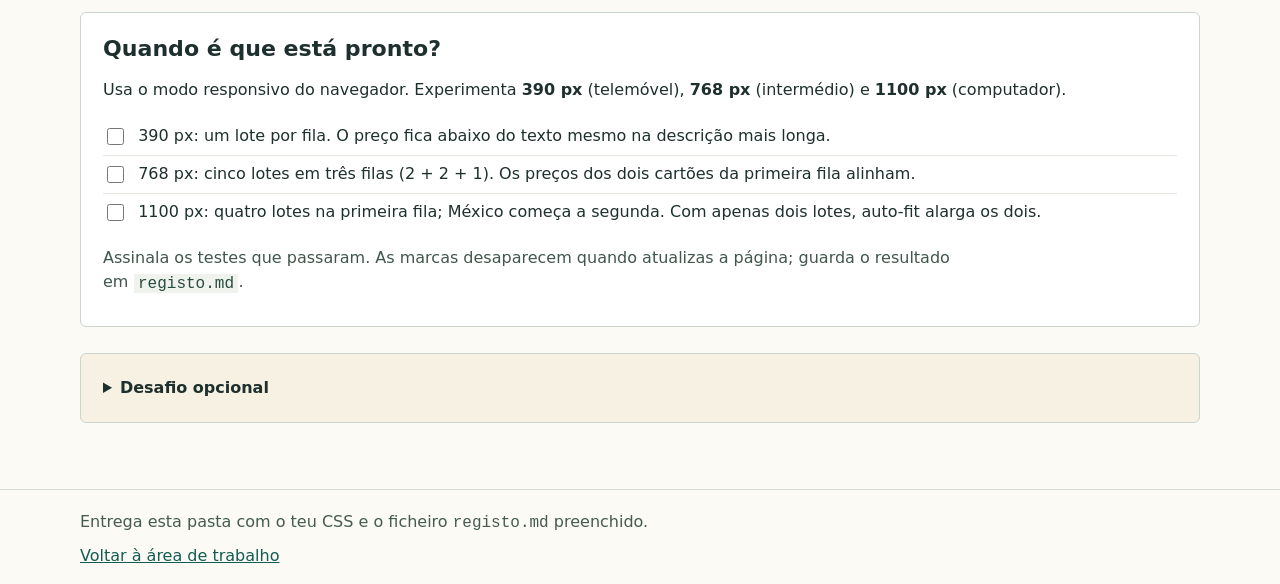
<file: grid/G05-lotes/index.html>
<!doctype html>
<html lang="pt-PT">
  <head>
    <meta charset="utf-8">
    <meta name="viewport" content="width=device-width, initial-scale=1">
    <title>G05 · Catálogo de lotes</title>
    <link rel="stylesheet" href="base.css">
    <link rel="stylesheet" href="style.css">
  </head>
  <body class="lab-grid">
    <!-- Ficha G05: o conteúdo do café está assinalado dentro de main. -->

    <header class="lab-head">
      <div class="lab-wrap">
        <p class="lab-kicker">Café da turma / Grid / G05</p>
        <h1>Catálogo de lotes</h1>
        <p class="lab-brief">
          <strong>Objetivo:</strong> Monta um catálogo de cinco lotes que ganhe colunas sozinho
          quando houver espaço, sem @media. Os preços de cartões na mesma fila devem ficar
          alinhados, mesmo quando uma descrição tem mais texto.
        </p>

        <nav class="lab-nav" aria-label="Atalhos da ficha">
          <a href="#medidas">Medidas da ficha</a>
          <a href="#pratica">Ver a página</a>
          <a href="#testar">Como confirmar</a>
        </nav>
      </div>
    </header>

    <main class="lab-main lab-wrap">
      <div id="objetivos">
        <section class="lab-measures" aria-labelledby="medidas">
          <h2 id="medidas">Medidas desta ficha</h2>
          <dl>
            <div>
              <dt>Medidas a usar</dt>
              <dd>
                Coluna: mínimo de <strong>240 px</strong>, ou a largura disponível se for menor.
                <strong>16 px</strong> entre cartões; <strong>8 px</strong> entre as quatro filas de
                cada cartão.
              </dd>
            </div>
            <div>
              <dt>Quando muda a disposição</dt>
              <dd>
                Sem @media. O número de colunas depende da largura útil do catálogo, do mínimo do
                cartão e do intervalo.
              </dd>
            </div>
            <div>
              <dt>Resultado esperado</dt>
              <dd>
                Com cinco lotes: uma coluna a <strong>390 px</strong>, duas a <strong>768
                px</strong> e quatro a <strong>1100 px</strong>.
              </dd>
            </div>
          </dl>
          <p>
            <strong>Larguras para testar:</strong> 390 px, 768 px e 1100 px. São larguras da janela
            do navegador. Só escreves uma media query se o exercício a pedir.
          </p>
          <p>
            <strong>No CSS:</strong> escreve <code>16px</code>, sem espaço entre o número e a
            unidade.
          </p>
        </section>
        <p class="lab-begin">
          <strong>Primeiro passo:</strong> Abre <code>style.css</code> no editor e lê a etapa 1.
          Quando fizeres uma alteração, guarda o ficheiro e atualiza esta página para veres o que
          mudou.
        </p>

        <details class="lab-fold">
          <summary>Ver o resultado esperado no computador e no telemóvel</summary>
          <p>
            Este esquema mostra as posições, sem escala. Para a largura intermédia, usa os testes no
            fim.
          </p>
          <img
            class="lab-scheme"
            src="objetivo.svg"
            alt="Esquema das disposições larga e estreita, descritas no objetivo e nos testes."
          >
        </details>
      </div>
      <p class="lab-cap" id="pratica">Área de trabalho · Catálogo de lotes</p>
      <div class="lab-practice">
        <!-- INÍCIO DO EXERCÍCIO G05 | Classe do elemento que contém o exercício: g05. -->

        <section class="g05" aria-labelledby="g05-titulo">
          <h2 id="g05-titulo">Lotes de café em grão</h2>
          <div class="lotes">
            <article class="box">
              <span class="tag">Brasil</span>
              <h3>Serra Clara</h3>
              <p>Cacau e avelã. Torra média.</p>
              <p class="preco">8,50 € · 250 g</p>
            </article>

            <article class="box">
              <span class="tag">Colômbia</span>
              <h3>Vale do Sol</h3>
              <p>Caramelo, final suave.</p>
              <p class="preco">9,20 € · 250 g</p>
            </article>

            <article class="box">
              <span class="tag">Etiópia</span>
              <h3>Flor de Abril</h3>
              <p>Notas florais e citrinos.</p>
              <p class="preco">10,50 € · 250 g</p>
            </article>

            <article class="box">
              <span class="tag">Peru</span>
              <h3>Encosta Verde</h3>
              <p>Doce e ligeiramente frutado.</p>
              <p class="preco">9,40 € · 250 g</p>
            </article>

            <article class="box">
              <span class="tag">México</span>
              <h3>Rio Fundo</h3>
              <p>Chocolate e especiarias.</p>
              <p class="preco">9,10 € · 250 g</p>
            </article>
          </div>
        </section>

        <!-- FIM DO EXERCÍCIO G05 | A partir daqui voltam as instruções da ficha. -->
      </div>

      <details class="lab-fold">
        <summary>Etapas e conceitos desta ficha</summary>
        <p>
          <strong>Já conheces:</strong> O padrão do slide 42: repeat(auto-fill, minmax(...)), a
          unidade fr e o espaço entre colunas.
        </p>
        <p>
          <strong>Com apoio nesta ficha:</strong> A variação auto-fit encolhe as colunas
          completamente vazias. Compara os dois valores retirando três dos cinco cartões.
        </p>
        <ol>
          <li>Prevê quantos cartões cabem</li>
          <li>Cria colunas sem @media</li>
          <li>Alinha os preços no fundo</li>
          <li>Experimenta um texto maior</li>
          <li>Compara duas e cinco embalagens</li>
        </ol>
        <p>Encontras as instruções de cada etapa em <code>style.css</code>.</p>
      </details>

      <section id="testar" class="lab-section">
        <h2>Quando é que está pronto?</h2>
        <p>
          Usa o modo responsivo do navegador. Experimenta <strong>390 px</strong> (telemóvel),
          <strong>768 px</strong> (intermédio) e <strong>1100 px</strong> (computador).
        </p>
        <ul class="lab-checks">
          <li>
            <label>
              <input type="checkbox"> 390 px: um lote por fila. O preço fica abaixo do texto mesmo
              na descrição mais longa.
            </label>
          </li>
          <li>
            <label>
              <input type="checkbox"> 768 px: cinco lotes em três filas (2 + 2 + 1). Os preços dos
              dois cartões da primeira fila alinham.
            </label>
          </li>
          <li>
            <label>
              <input type="checkbox"> 1100 px: quatro lotes na primeira fila; México começa a
              segunda. Com apenas dois lotes, auto-fit alarga os dois.
            </label>
          </li>
        </ul>
        <p class="lab-note">
          Assinala os testes que passaram. As marcas desaparecem quando atualizas a página; guarda o
          resultado em <code>registo.md</code>.
        </p>
      </section>

      <details class="lab-section lab-extra">
        <summary>Desafio opcional</summary>
        <p>
          Com cinco lotes, aumenta a largura mínima de 240 para 300 px. Prevê quantos cabem na
          primeira fila a 1100 px.
        </p>
      </details>
    </main>

    <footer class="lab-foot">
      <div class="lab-wrap">
        <p>Entrega esta pasta com o teu CSS e o ficheiro <code>registo.md</code> preenchido.</p>
        <a href="#pratica">Voltar à área de trabalho</a>
      </div>
    </footer>
  </body>
</html>
</file>
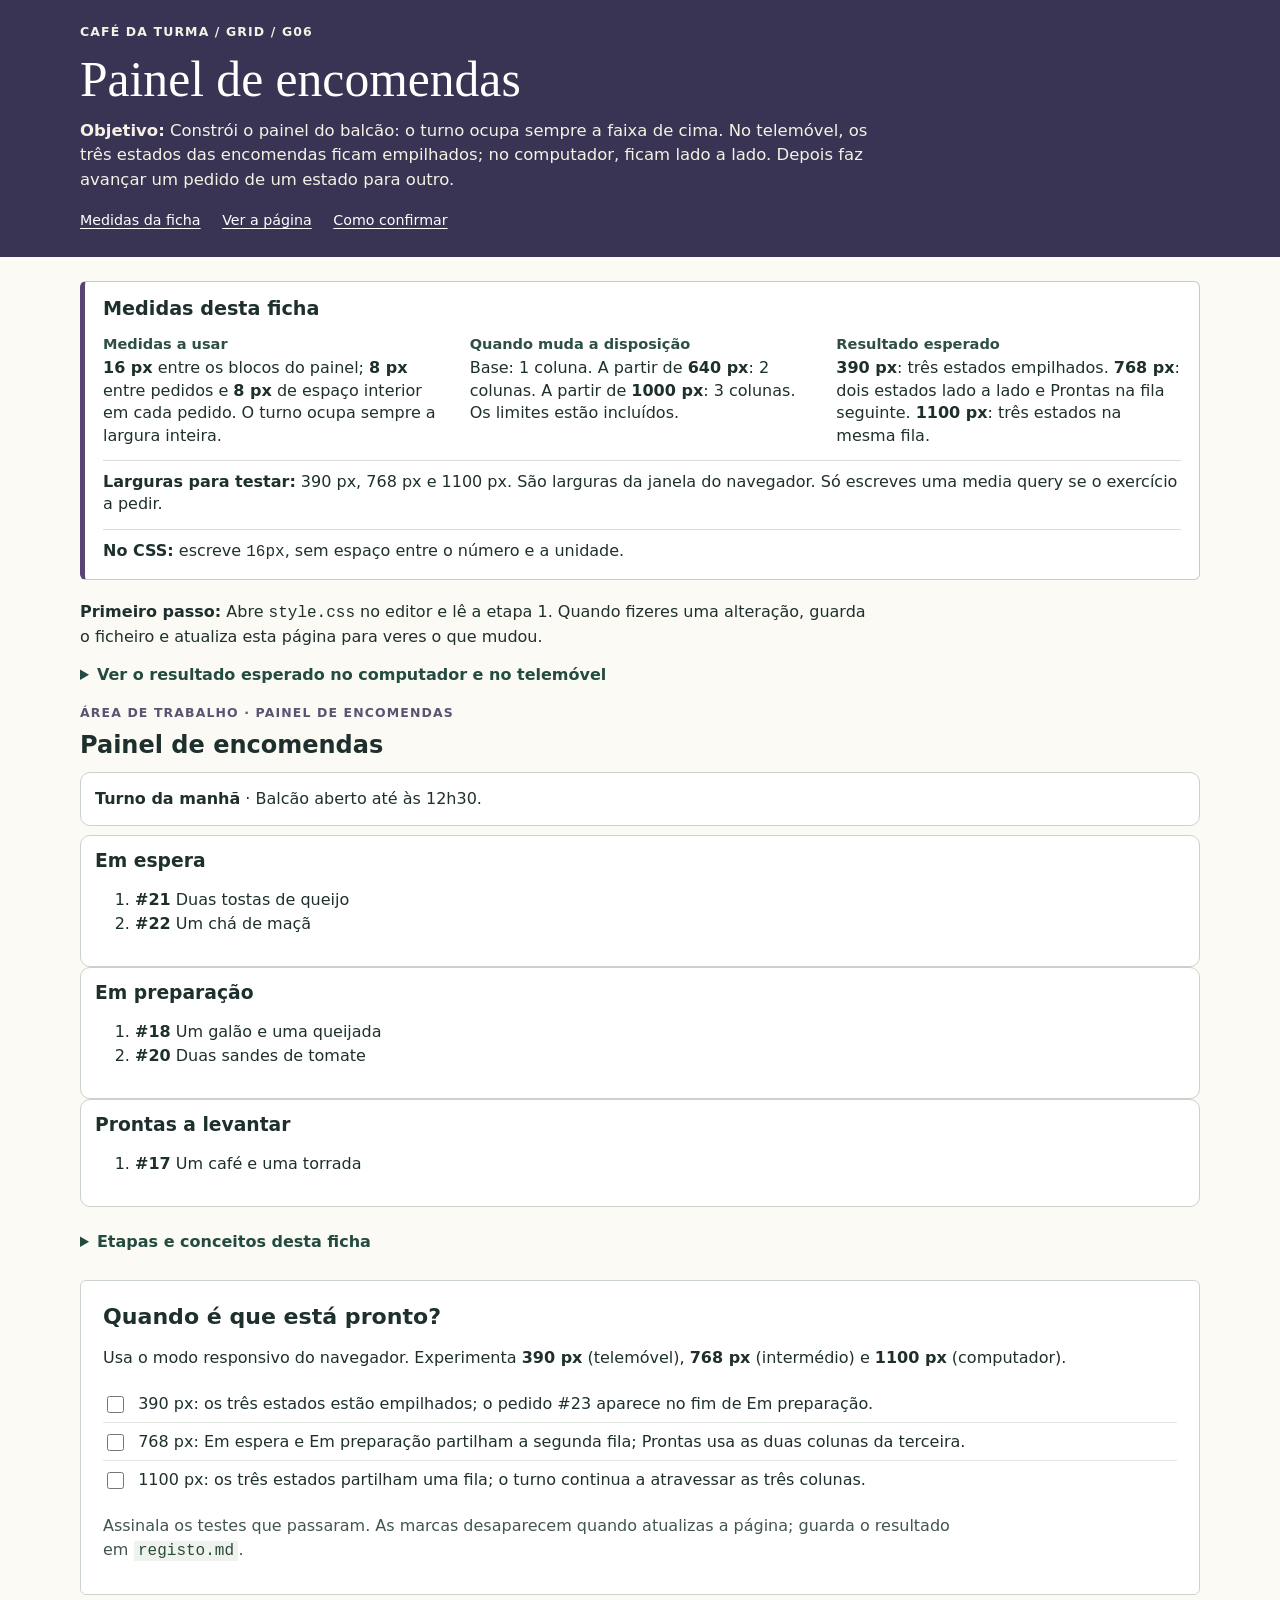
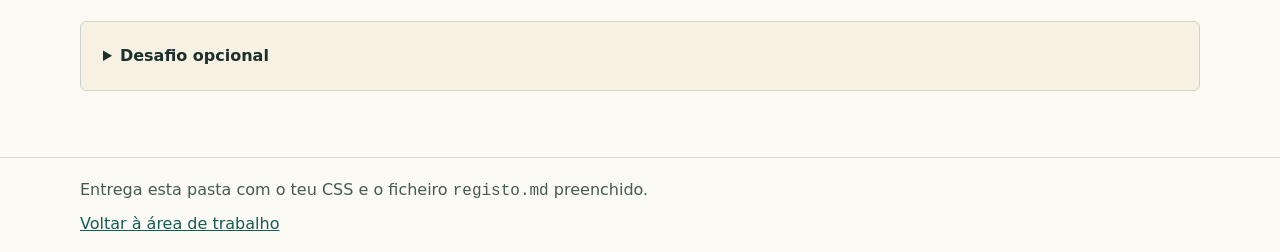
<file: grid/G06-encomendas/index.html>
<!doctype html>
<html lang="pt-PT">
  <head>
    <meta charset="utf-8">
    <meta name="viewport" content="width=device-width, initial-scale=1">
    <title>G06 · Painel de encomendas</title>
    <link rel="stylesheet" href="base.css">
    <link rel="stylesheet" href="style.css">
  </head>
  <body class="lab-grid">
    <!-- Ficha G06: o conteúdo do café está assinalado dentro de main. -->

    <header class="lab-head">
      <div class="lab-wrap">
        <p class="lab-kicker">Café da turma / Grid / G06</p>
        <h1>Painel de encomendas</h1>
        <p class="lab-brief">
          <strong>Objetivo:</strong> Constrói o painel do balcão: o turno ocupa sempre a faixa de
          cima. No telemóvel, os três estados das encomendas ficam empilhados; no computador, ficam
          lado a lado. Depois faz avançar um pedido de um estado para outro.
        </p>

        <nav class="lab-nav" aria-label="Atalhos da ficha">
          <a href="#medidas">Medidas da ficha</a>
          <a href="#pratica">Ver a página</a>
          <a href="#testar">Como confirmar</a>
        </nav>
      </div>
    </header>

    <main class="lab-main lab-wrap">
      <div id="objetivos">
        <section class="lab-measures" aria-labelledby="medidas">
          <h2 id="medidas">Medidas desta ficha</h2>
          <dl>
            <div>
              <dt>Medidas a usar</dt>
              <dd>
                <strong>16 px</strong> entre os blocos do painel; <strong>8 px</strong> entre
                pedidos e <strong>8 px</strong> de espaço interior em cada pedido. O turno ocupa
                sempre a largura inteira.
              </dd>
            </div>
            <div>
              <dt>Quando muda a disposição</dt>
              <dd>
                Base: 1 coluna. A partir de <strong>640 px</strong>: 2 colunas. A partir de
                <strong>1000 px</strong>: 3 colunas. Os limites estão incluídos.
              </dd>
            </div>
            <div>
              <dt>Resultado esperado</dt>
              <dd>
                <strong>390 px</strong>: três estados empilhados. <strong>768 px</strong>: dois
                estados lado a lado e Prontas na fila seguinte. <strong>1100 px</strong>: três
                estados na mesma fila.
              </dd>
            </div>
          </dl>
          <p>
            <strong>Larguras para testar:</strong> 390 px, 768 px e 1100 px. São larguras da janela
            do navegador. Só escreves uma media query se o exercício a pedir.
          </p>
          <p>
            <strong>No CSS:</strong> escreve <code>16px</code>, sem espaço entre o número e a
            unidade.
          </p>
        </section>
        <p class="lab-begin">
          <strong>Primeiro passo:</strong> Abre <code>style.css</code> no editor e lê a etapa 1.
          Quando fizeres uma alteração, guarda o ficheiro e atualiza esta página para veres o que
          mudou.
        </p>

        <details class="lab-fold">
          <summary>Ver o resultado esperado no computador e no telemóvel</summary>
          <p>
            Este esquema mostra as posições, sem escala. Para a largura intermédia, usa os testes no
            fim.
          </p>
          <img
            class="lab-scheme"
            src="objetivo.svg"
            alt="Esquema das disposições larga e estreita, descritas no objetivo e nos testes."
          >
        </details>
      </div>
      <p class="lab-cap" id="pratica">Área de trabalho · Painel de encomendas</p>
      <div class="lab-practice">
        <!-- INÍCIO DO EXERCÍCIO G06 | Classe do elemento que contém o exercício: g06. -->

        <section class="g06" aria-labelledby="g06-titulo">
          <h2 id="g06-titulo">Painel de encomendas</h2>
          <div class="quadro">
            <p class="turno box"><strong>Turno da manhã</strong> · Balcão aberto até às 12h30.</p>

            <section class="box espera">
              <h3>Em espera</h3>
              <ol>
                <li><strong>#21</strong> Duas tostas de queijo</li>
                <li><strong>#22</strong> Um chá de maçã</li>
              </ol>
            </section>

            <section class="box preparo">
              <h3>Em preparação</h3>
              <ol>
                <li><strong>#18</strong> Um galão e uma queijada</li>
                <li><strong>#20</strong> Duas sandes de tomate</li>
              </ol>
            </section>

            <section class="box prontas">
              <h3>Prontas a levantar</h3>
              <ol>
                <li><strong>#17</strong> Um café e uma torrada</li>
              </ol>
            </section>
          </div>
        </section>

        <!-- FIM DO EXERCÍCIO G06 | A partir daqui voltam as instruções da ficha. -->
      </div>

      <details class="lab-fold">
        <summary>Etapas e conceitos desta ficha</summary>
        <p>
          <strong>Já conheces:</strong> Colunas iguais com repeat, colocação automática por ordem do
          HTML e intervalos com gap.
        </p>
        <p>
          <strong>Com apoio nesta ficha:</strong> grid-area aceita quatro limites: fila inicial /
          coluna inicial / fila final / coluna final. Nas colunas que definiste, -1 indica o último
          limite.
        </p>
        <ol>
          <li>Empilha os blocos</li>
          <li>Estende o turno de uma ponta à outra</li>
          <li>Distribui os estados por duas colunas</li>
          <li>Coloca os três estados lado a lado</li>
          <li>Faz avançar o pedido #23</li>
        </ol>
        <p>Encontras as instruções de cada etapa em <code>style.css</code>.</p>
      </details>

      <section id="testar" class="lab-section">
        <h2>Quando é que está pronto?</h2>
        <p>
          Usa o modo responsivo do navegador. Experimenta <strong>390 px</strong> (telemóvel),
          <strong>768 px</strong> (intermédio) e <strong>1100 px</strong> (computador).
        </p>
        <ul class="lab-checks">
          <li>
            <label>
              <input type="checkbox"> 390 px: os três estados estão empilhados; o pedido #23 aparece
              no fim de Em preparação.
            </label>
          </li>
          <li>
            <label>
              <input type="checkbox"> 768 px: Em espera e Em preparação partilham a segunda fila;
              Prontas usa as duas colunas da terceira.
            </label>
          </li>
          <li>
            <label>
              <input type="checkbox"> 1100 px: os três estados partilham uma fila; o turno continua
              a atravessar as três colunas.
            </label>
          </li>
        </ul>
        <p class="lab-note">
          Assinala os testes que passaram. As marcas desaparecem quando atualizas a página; guarda o
          resultado em <code>registo.md</code>.
        </p>
      </section>

      <details class="lab-section lab-extra">
        <summary>Desafio opcional</summary>
        <p>
          Testa como o alinhamento vertical muda a apresentação: faz os três estados parecerem
          painéis de igual altura no formato largo.
        </p>
      </details>
    </main>

    <footer class="lab-foot">
      <div class="lab-wrap">
        <p>Entrega esta pasta com o teu CSS e o ficheiro <code>registo.md</code> preenchido.</p>
        <a href="#pratica">Voltar à área de trabalho</a>
      </div>
    </footer>
  </body>
</html>
</file>
<file: base.css>
:root {
  color-scheme: light;
  font-family: system-ui, -apple-system, "Segoe UI", sans-serif;
  color: #1e302d;
  background: #fbfaf5;
}

*,
*::before,
*::after {
  box-sizing: border-box;
}

body {
  margin: 0;
  font-size: 16px;
  line-height: 1.5;
}

h1,
h2,
h3,
p {
  margin-block: 0 .55em;
}

h1,
h2,
h3 {
  line-height: 1.17;
}

a {
  color: #145c52;
}

a:focus-visible,
summary:focus-visible,
input:focus-visible,
button:focus-visible {
  outline: 3px solid #ac4a1c;
  outline-offset: 3px;
}

.box {
  background: #fff;
  border: 1px solid #c9d3c9;
  border-radius: 10px;
  padding: 14px;
}

.tag,
.btn {
  display: inline-block;
}

.tag {
  border-radius: 3px;
  background: #e4f0e7;
  color: #175648;
  padding: .22em .6em;
  font-size: .82em;
  font-weight: 650;
}

.btn {
  font: inherit;
  border: 1px solid #8aa69b;
  border-radius: .4em;
  padding: .35em .8em;
  color: #224e40;
  background: #fff;
}

.lab-wrap {
  width: calc(100% - 40px);
  max-width: 1120px;
  margin-inline: auto;
}

.lab-head {
  background: #17493e;
  color: #fff;
  padding: 24px 0 23px;
}

body.lab-grid .lab-head {
  background: #393453;
}

.lab-head .lab-kicker,
.lab-head p {
  color: #f5f1e5;
}

.lab-kicker,
.lab-cap {
  margin: 0 0 .55rem;
  font-size: .78rem;
  line-height: 1.35;
  text-transform: uppercase;
  letter-spacing: .09em;
  font-weight: 750;
}

.lab-head h1 {
  font-family: Georgia,serif;
  font-weight: normal;
  font-size: clamp(1.9rem, 4.4vw, 3.1rem);
  margin: .2em 0;
}

.lab-head .lab-brief {
  margin: 0;
  max-width: 78ch;
  font-size: 1.03rem;
}

.lab-head a {
  color: #fff;
  text-underline-offset: .21em;
}

.lab-head .lab-nav {
  margin: .85rem 0 0;
  font-size: .89rem;
}

.lab-head .lab-nav a {
  display: inline-block;
  margin-right: 1.2em;
  padding: .2rem 0;
}

.lab-main {
  padding-top: 24px;
  padding-bottom: 40px;
}

.lab-measures {
  margin: 0 0 20px;
  padding: 16px 18px;
  background: #fff;
  border: 1px solid #bfcfc4;
  border-left: 5px solid #195346;
  border-radius: 6px;
  overflow-wrap: anywhere;
}

.lab-grid .lab-measures {
  border-left-color: #574575;
}

.lab-measures h2 {
  font-size: 1.2rem;
  margin: 0 0 12px;
}

.lab-measures dl {
  display: grid;
  grid-template-columns: repeat(auto-fit, minmax(min(100%, 215px), 1fr));
  gap: 12px 22px;
  margin: 0;
}

.lab-measures dd strong {
  white-space: nowrap;
}

.lab-measures dt {
  font-size: .91rem;
  font-weight: 700;
  color: #2e5042;
}

.lab-measures dd {
  margin: 3px 0 0;
  line-height: 1.4;
}

.lab-measures > p {
  margin: 13px 0 0;
  padding-top: 10px;
  border-top: 1px solid #d7e0d7;
  line-height: 1.4;
}

.lab-cap {
  color: #4c685c;
}

body.lab-grid .lab-cap {
  color: #5c5272;
}

.lab-practice {
  margin: 0 0 23px;
}

.lab-practice > div,
.lab-practice > section {
  max-width: 100%;
}

.lab-section {
  margin: 26px 0;
  padding: 22px;
  border: 1px solid #cbd5cb;
  background: #fff;
  border-radius: 6px;
}

.lab-section h2 {
  font: 600 1.38rem/1.3 system-ui,sans-serif;
  margin-bottom: .65em;
}

.lab-section .lab-note {
  color: #41564c;
  max-width: 86ch;
}

.lab-section code {
  background: #f0f3ed;
  color: #284b3e;
  padding: .05em .28em;
  overflow-wrap: anywhere;
}

.lab-checks {
  padding: 0;
  list-style: none;
}

.lab-checks label {
  display: block;
  padding: .4rem 0;
}

.lab-checks input {
  width: 1.08rem;
  height: 1.08rem;
  vertical-align: middle;
  margin-right: .55rem;
}

.lab-extra {
  background: #f6f1e3;
}

.lab-extra summary {
  font-weight: 700;
  cursor: pointer;
}

.lab-extra p {
  margin: 1em 0 0;
}

.lab-foot {
  border-top: 1px solid #d3dacd;
  color: #455b50;
  padding: 20px 0;
}

.lab-index-link {
  display: block;
  background: #fff;
  border: 1px solid #ccd5c9;
  padding: 13px 16px;
  margin: .55em 0;
  border-radius: 6px;
  text-decoration: none;
  color: #233a32;
}

.lab-index-link:hover {
  border-color: #446756;
  background: #f0f4ed;
}

.lab-index-link b {
  display: inline-block;
  min-width: 3.4em;
  color: #195346;
}

.lab-index-link small {
  display: block;
  color: #435a4e;
  margin-top: .3em;
}

@media (max-width: 600px) {
  .lab-section {
    padding: 15px;
  }
}

.lab-scheme {
  display: block;
  width: 100%;
  height: auto;
  margin-top: 1rem;
}

.lab-note strong {
  color: #233e32;
}

.lab-fold {
  margin: .85rem 0 1.15rem;
}

.lab-fold summary {
  color: #244b3f;
  font-weight: 650;
  cursor: pointer;
}

.lab-fold > ul,
.lab-fold > ol {
  margin: .7rem 0 .9rem;
}

.lab-begin {
  margin: 0 0 .7rem;
  max-width: 78ch;
}

.lab-checks li + li {
  border-top: 1px solid #e4e8e1;
}
</file>
<file: flexbox/F01-cabecalho/base.css>
:root {
  color-scheme: light;
  font-family: system-ui, -apple-system, "Segoe UI", sans-serif;
  color: #1e302d;
  background: #fbfaf5;
}

*,
*::before,
*::after {
  box-sizing: border-box;
}

body {
  margin: 0;
  font-size: 16px;
  line-height: 1.5;
}

h1,
h2,
h3,
p {
  margin-block: 0 .55em;
}

h1,
h2,
h3 {
  line-height: 1.17;
}

a {
  color: #145c52;
}

a:focus-visible,
summary:focus-visible,
input:focus-visible,
button:focus-visible {
  outline: 3px solid #ac4a1c;
  outline-offset: 3px;
}

.box {
  background: #fff;
  border: 1px solid #c9d3c9;
  border-radius: 10px;
  padding: 14px;
}

.tag,
.btn {
  display: inline-block;
}

.tag {
  border-radius: 3px;
  background: #e4f0e7;
  color: #175648;
  padding: .22em .6em;
  font-size: .82em;
  font-weight: 650;
}

.btn {
  font: inherit;
  border: 1px solid #8aa69b;
  border-radius: .4em;
  padding: .35em .8em;
  color: #224e40;
  background: #fff;
}

.lab-wrap {
  width: calc(100% - 40px);
  max-width: 1120px;
  margin-inline: auto;
}

.lab-head {
  background: #17493e;
  color: #fff;
  padding: 24px 0 23px;
}

body.lab-grid .lab-head {
  background: #393453;
}

.lab-head .lab-kicker,
.lab-head p {
  color: #f5f1e5;
}

.lab-kicker,
.lab-cap {
  margin: 0 0 .55rem;
  font-size: .78rem;
  line-height: 1.35;
  text-transform: uppercase;
  letter-spacing: .09em;
  font-weight: 750;
}

.lab-head h1 {
  font-family: Georgia,serif;
  font-weight: normal;
  font-size: clamp(1.9rem, 4.4vw, 3.1rem);
  margin: .2em 0;
}

.lab-head .lab-brief {
  margin: 0;
  max-width: 78ch;
  font-size: 1.03rem;
}

.lab-head a {
  color: #fff;
  text-underline-offset: .21em;
}

.lab-head .lab-nav {
  margin: .85rem 0 0;
  font-size: .89rem;
}

.lab-head .lab-nav a {
  display: inline-block;
  margin-right: 1.2em;
  padding: .2rem 0;
}

.lab-main {
  padding-top: 24px;
  padding-bottom: 40px;
}

.lab-measures {
  margin: 0 0 20px;
  padding: 16px 18px;
  background: #fff;
  border: 1px solid #bfcfc4;
  border-left: 5px solid #195346;
  border-radius: 6px;
  overflow-wrap: anywhere;
}

.lab-grid .lab-measures {
  border-left-color: #574575;
}

.lab-measures h2 {
  font-size: 1.2rem;
  margin: 0 0 12px;
}

.lab-measures dl {
  display: grid;
  grid-template-columns: repeat(auto-fit, minmax(min(100%, 215px), 1fr));
  gap: 12px 22px;
  margin: 0;
}

.lab-measures dd strong {
  white-space: nowrap;
}

.lab-measures dt {
  font-size: .91rem;
  font-weight: 700;
  color: #2e5042;
}

.lab-measures dd {
  margin: 3px 0 0;
  line-height: 1.4;
}

.lab-measures > p {
  margin: 13px 0 0;
  padding-top: 10px;
  border-top: 1px solid #d7e0d7;
  line-height: 1.4;
}

.lab-cap {
  color: #4c685c;
}

body.lab-grid .lab-cap {
  color: #5c5272;
}

.lab-practice {
  margin: 0 0 23px;
}

.lab-practice > div,
.lab-practice > section {
  max-width: 100%;
}

.lab-section {
  margin: 26px 0;
  padding: 22px;
  border: 1px solid #cbd5cb;
  background: #fff;
  border-radius: 6px;
}

.lab-section h2 {
  font: 600 1.38rem/1.3 system-ui,sans-serif;
  margin-bottom: .65em;
}

.lab-section .lab-note {
  color: #41564c;
  max-width: 86ch;
}

.lab-section code {
  background: #f0f3ed;
  color: #284b3e;
  padding: .05em .28em;
  overflow-wrap: anywhere;
}

.lab-checks {
  padding: 0;
  list-style: none;
}

.lab-checks label {
  display: block;
  padding: .4rem 0;
}

.lab-checks input {
  width: 1.08rem;
  height: 1.08rem;
  vertical-align: middle;
  margin-right: .55rem;
}

.lab-extra {
  background: #f6f1e3;
}

.lab-extra summary {
  font-weight: 700;
  cursor: pointer;
}

.lab-extra p {
  margin: 1em 0 0;
}

.lab-foot {
  border-top: 1px solid #d3dacd;
  color: #455b50;
  padding: 20px 0;
}

.lab-index-link {
  display: block;
  background: #fff;
  border: 1px solid #ccd5c9;
  padding: 13px 16px;
  margin: .55em 0;
  border-radius: 6px;
  text-decoration: none;
  color: #233a32;
}

.lab-index-link:hover {
  border-color: #446756;
  background: #f0f4ed;
}

.lab-index-link b {
  display: inline-block;
  min-width: 3.4em;
  color: #195346;
}

.lab-index-link small {
  display: block;
  color: #435a4e;
  margin-top: .3em;
}

@media (max-width: 600px) {
  .lab-section {
    padding: 15px;
  }
}

.lab-scheme {
  display: block;
  width: 100%;
  height: auto;
  margin-top: 1rem;
}

.lab-note strong {
  color: #233e32;
}

.lab-fold {
  margin: .85rem 0 1.15rem;
}

.lab-fold summary {
  color: #244b3f;
  font-weight: 650;
  cursor: pointer;
}

.lab-fold > ul,
.lab-fold > ol {
  margin: .7rem 0 .9rem;
}

.lab-begin {
  margin: 0 0 .7rem;
  max-width: 78ch;
}

.lab-checks li + li {
  border-top: 1px solid #e4e8e1;
}
</file>
<file: flexbox/F01-cabecalho/style.css>
/* F01 · Cabeçalho e ementa rápida
 * Objetivo: No computador, mostra o nome do café à esquerda e três atalhos à direita.
 * No telemóvel, põe os atalhos uns por baixo dos outros. Em ambos, cada produto tem o
 * preço à direita.
 * Abre index.html no navegador. Escreve o CSS fora dos comentários, no espaço de cada
 * etapa. Guarda e atualiza a página após cada ação.
 */

/* ETAPA 1 — Separa a marca dos atalhos
 * Onde começar: .f01 .cab
 *
 *   1. No HTML, encontra .marca e nav. São irmãos dentro de .cab. No CSS, faz desse pai
 *      uma fila Flexbox.
 *   2. Deixa a marca à esquerda e a navegação à direita, com pelo menos 16 px de
 *      intervalo.
 *   3. Dá ao cabeçalho uma altura mínima de 112 px e centra os dois grupos na vertical.
 *
 * Confirma: A 1100 px, a marca está à esquerda e o grupo de atalhos à direita. Os
 * atalhos ainda podem estar empilhados.
 * Se precisares de uma pista: justify-content distribui os grupos ao longo da fila;
 * align-items alinha-os na vertical.
 */

/* Escreve ou completa aqui a regra desta etapa. */


/* ETAPA 2 — Põe os três atalhos numa fila
 * Onde começar: .f01 .atalhos e .f01 .ementa
 *
 *   1. Nas listas .atalhos e .ementa, retira os marcadores, o recuo e a margem.
 *   2. Em .atalhos, põe os três itens em fila, com 8 px entre eles.
 *   3. Permite que um item passe à fila seguinte se deixar de caber.
 *
 * Confirma: A 768 px, Bebidas, Sandes e Doces aparecem por esta ordem, lado a lado e
 * sem marcadores.
 * Se precisares de uma pista: A lista é o pai dos li. A regra aplicada a .cab não chega
 * a estes netos.
 */

/* Escreve ou completa aqui a regra desta etapa. */


/* ETAPA 3 — Alinha os preços
 * Onde começar: .f01 .ementa; .f01 .linha
 *
 *   1. Em .ementa, empilha os produtos com 8 px entre eles. Deixa 16 px acima da lista.
 *   2. Em cada .linha, põe nome e preço nas duas pontas, centrados na vertical e com
 *      pelo menos 16 px entre si.
 *   3. No strong que contém o preço, impede a quebra de linha entre o número e o
 *      símbolo do euro.
 *
 * Confirma: Em cada linha, o nome fica à esquerda. Os três preços terminam junto à
 * mesma margem direita.
 * Se precisares de uma pista: O preço está dentro de strong. white-space controla a
 * quebra de linha do texto.
 */

/* Escreve ou completa aqui a regra desta etapa. */


/* ETAPA 4 — Empilha a navegação no telemóvel
 * Onde começar: @media (max-width: 640px)
 *
 *   1. Cria uma media query para larguras até 640 px. Dentro dela, muda .cab de fila
 *      para coluna.
 *   2. Alinha os dois grupos no início da coluna e estica-os na largura. Muda também
 *      .atalhos para coluna.
 *   3. Faz cada ligação ocupar a largura do seu li, para poderes clicar fora das
 *      letras.
 *
 * Confirma: A 390 px, os três atalhos ocupam linhas inteiras. A 768 px, voltam a ficar
 * lado a lado.
 * Se precisares de uma pista: Uma regra no cabeçalho muda a posição do nav inteiro.
 * Para empilhar os atalhos, é preciso outra regra na lista.
 */

/* Escreve ou completa aqui a regra desta etapa. */


/* ETAPA 5 — Testa os destinos e atualiza um produto
 * Onde começar: .f01 .atalhos a; #f01-doces no HTML
 *
 *   1. No HTML, encontra o produto com o ID f01-doces. Muda o nome para «Doces · Bolo
 *      de cenoura» e o preço para 2,40 €. Conserva o ID.
 *   2. No navegador, usa Tab para chegar a Sandes e Enter para seguir a ligação. Faz o
 *      mesmo com Doces. Mantém a alteração no HTML.
 *
 * Confirma: O endereço termina em #f01-sandes no primeiro teste e em #f01-doces no
 * segundo. A linha Doces mostra o novo produto.
 */
/* Nesta etapa não precisas de escrever CSS. */


/* CONSULTA — MEDIDAS DESTA FICHA
 * Cabeçalho: altura mínima 112 px; intervalo entre grupos 16 px. Atalhos e produtos: 8
 * px entre itens. Nome e preço: intervalo mínimo 16 px.
 * Até 640 px inclusive: cabeçalho e atalhos em coluna. Acima de 640 px: em fila.
 * Larguras para testar: 390 px, 768 px e 1100 px. São larguras da janela.
 * No código, escreve o valor e a unidade juntos: 16px.
 */

/* ANTES DE ENTREGAR
 * No index.html, faz os três testes de «Quando é que está pronto?». Anota o que
 * observaste em registo.md.
 * Se quiseres aprofundar, o desafio opcional está no fim da página.
 */
</file>
<file: flexbox/F02-cartoes/base.css>
:root {
  color-scheme: light;
  font-family: system-ui, -apple-system, "Segoe UI", sans-serif;
  color: #1e302d;
  background: #fbfaf5;
}

*,
*::before,
*::after {
  box-sizing: border-box;
}

body {
  margin: 0;
  font-size: 16px;
  line-height: 1.5;
}

h1,
h2,
h3,
p {
  margin-block: 0 .55em;
}

h1,
h2,
h3 {
  line-height: 1.17;
}

a {
  color: #145c52;
}

a:focus-visible,
summary:focus-visible,
input:focus-visible,
button:focus-visible {
  outline: 3px solid #ac4a1c;
  outline-offset: 3px;
}

.box {
  background: #fff;
  border: 1px solid #c9d3c9;
  border-radius: 10px;
  padding: 14px;
}

.tag,
.btn {
  display: inline-block;
}

.tag {
  border-radius: 3px;
  background: #e4f0e7;
  color: #175648;
  padding: .22em .6em;
  font-size: .82em;
  font-weight: 650;
}

.btn {
  font: inherit;
  border: 1px solid #8aa69b;
  border-radius: .4em;
  padding: .35em .8em;
  color: #224e40;
  background: #fff;
}

.lab-wrap {
  width: calc(100% - 40px);
  max-width: 1120px;
  margin-inline: auto;
}

.lab-head {
  background: #17493e;
  color: #fff;
  padding: 24px 0 23px;
}

body.lab-grid .lab-head {
  background: #393453;
}

.lab-head .lab-kicker,
.lab-head p {
  color: #f5f1e5;
}

.lab-kicker,
.lab-cap {
  margin: 0 0 .55rem;
  font-size: .78rem;
  line-height: 1.35;
  text-transform: uppercase;
  letter-spacing: .09em;
  font-weight: 750;
}

.lab-head h1 {
  font-family: Georgia,serif;
  font-weight: normal;
  font-size: clamp(1.9rem, 4.4vw, 3.1rem);
  margin: .2em 0;
}

.lab-head .lab-brief {
  margin: 0;
  max-width: 78ch;
  font-size: 1.03rem;
}

.lab-head a {
  color: #fff;
  text-underline-offset: .21em;
}

.lab-head .lab-nav {
  margin: .85rem 0 0;
  font-size: .89rem;
}

.lab-head .lab-nav a {
  display: inline-block;
  margin-right: 1.2em;
  padding: .2rem 0;
}

.lab-main {
  padding-top: 24px;
  padding-bottom: 40px;
}

.lab-measures {
  margin: 0 0 20px;
  padding: 16px 18px;
  background: #fff;
  border: 1px solid #bfcfc4;
  border-left: 5px solid #195346;
  border-radius: 6px;
  overflow-wrap: anywhere;
}

.lab-grid .lab-measures {
  border-left-color: #574575;
}

.lab-measures h2 {
  font-size: 1.2rem;
  margin: 0 0 12px;
}

.lab-measures dl {
  display: grid;
  grid-template-columns: repeat(auto-fit, minmax(min(100%, 215px), 1fr));
  gap: 12px 22px;
  margin: 0;
}

.lab-measures dd strong {
  white-space: nowrap;
}

.lab-measures dt {
  font-size: .91rem;
  font-weight: 700;
  color: #2e5042;
}

.lab-measures dd {
  margin: 3px 0 0;
  line-height: 1.4;
}

.lab-measures > p {
  margin: 13px 0 0;
  padding-top: 10px;
  border-top: 1px solid #d7e0d7;
  line-height: 1.4;
}

.lab-cap {
  color: #4c685c;
}

body.lab-grid .lab-cap {
  color: #5c5272;
}

.lab-practice {
  margin: 0 0 23px;
}

.lab-practice > div,
.lab-practice > section {
  max-width: 100%;
}

.lab-section {
  margin: 26px 0;
  padding: 22px;
  border: 1px solid #cbd5cb;
  background: #fff;
  border-radius: 6px;
}

.lab-section h2 {
  font: 600 1.38rem/1.3 system-ui,sans-serif;
  margin-bottom: .65em;
}

.lab-section .lab-note {
  color: #41564c;
  max-width: 86ch;
}

.lab-section code {
  background: #f0f3ed;
  color: #284b3e;
  padding: .05em .28em;
  overflow-wrap: anywhere;
}

.lab-checks {
  padding: 0;
  list-style: none;
}

.lab-checks label {
  display: block;
  padding: .4rem 0;
}

.lab-checks input {
  width: 1.08rem;
  height: 1.08rem;
  vertical-align: middle;
  margin-right: .55rem;
}

.lab-extra {
  background: #f6f1e3;
}

.lab-extra summary {
  font-weight: 700;
  cursor: pointer;
}

.lab-extra p {
  margin: 1em 0 0;
}

.lab-foot {
  border-top: 1px solid #d3dacd;
  color: #455b50;
  padding: 20px 0;
}

.lab-index-link {
  display: block;
  background: #fff;
  border: 1px solid #ccd5c9;
  padding: 13px 16px;
  margin: .55em 0;
  border-radius: 6px;
  text-decoration: none;
  color: #233a32;
}

.lab-index-link:hover {
  border-color: #446756;
  background: #f0f4ed;
}

.lab-index-link b {
  display: inline-block;
  min-width: 3.4em;
  color: #195346;
}

.lab-index-link small {
  display: block;
  color: #435a4e;
  margin-top: .3em;
}

@media (max-width: 600px) {
  .lab-section {
    padding: 15px;
  }
}

.lab-scheme {
  display: block;
  width: 100%;
  height: auto;
  margin-top: 1rem;
}

.lab-note strong {
  color: #233e32;
}

.lab-fold {
  margin: .85rem 0 1.15rem;
}

.lab-fold summary {
  color: #244b3f;
  font-weight: 650;
  cursor: pointer;
}

.lab-fold > ul,
.lab-fold > ol {
  margin: .7rem 0 .9rem;
}

.lab-begin {
  margin: 0 0 .7rem;
  max-width: 78ch;
}

.lab-checks li + li {
  border-top: 1px solid #e4e8e1;
}
</file>
<file: flexbox/F02-cartoes/style.css>
/* F02 · Cartões de produtos
 * Objetivo: Apresenta quatro produtos em cartões. Quando já não houver espaço, o cartão
 * seguinte passa para a fila de baixo. Em cada fila, os preços devem terminar à mesma
 * altura.
 * Abre index.html no navegador. Escreve o CSS fora dos comentários, no espaço de cada
 * etapa. Guarda e atualiza a página após cada ação.
 */

/* ETAPA 1 — Prepara a lista de quatro produtos
 * Onde começar: .f02 .produtos
 *
 *   1. Localiza os quatro li dentro de .produtos. Retira os marcadores, a margem e o
 *      recuo da lista.
 *   2. Transforma .produtos numa fila de Flexbox com 16 px entre cartões. Permite a
 *      passagem para outra fila.
 *   3. Deixa os cartões da mesma fila esticarem até à altura do mais alto.
 *
 * Confirma: Sempre que dois cartões ficam na mesma fila, há espaço entre eles e os seus
 * limites inferiores estão alinhados. Ainda não precisas de obter um número certo de
 * cartões por fila.
 * Se precisares de uma pista: Para permitir a quebra entre cartões, atua na lista com
 * flex-wrap.
 */

/* Escreve ou completa aqui a regra desta etapa. */


/* ETAPA 2 — Define a largura de partida
 * Onde começar: .f02 .produto
 *
 *   1. Em .produto, define 272 px como largura de partida de cada cartão.
 *   2. Deixa cada cartão crescer e encolher com o mesmo fator: 1. Permite ao conteúdo
 *      encolher com o cartão.
 *   3. Mantém uma só regra para todas as larguras: testa-a sem acrescentar media
 *      queries.
 *
 * Confirma: A 1100 px, há três cartões na primeira fila e um na segunda. A 768 px, há
 * dois por fila. A 390 px, fica um por fila.
 * Se precisares de uma pista: Se usares a abreviatura flex, lê os valores pela ordem:
 * crescer, encolher, base.
 */

/* Escreve ou completa aqui a regra desta etapa. */


/* ETAPA 3 — Empilha o conteúdo de cada cartão
 * Onde começar: .f02 .produto
 *
 *   1. Faz de cada .produto um contentor Flexbox em coluna. Alinha os seus filhos à
 *      esquerda.
 *   2. Define 192 px de altura mínima e 12 px entre o título, a descrição e o rodapé.
 *   3. Retira as margens do título e dos parágrafos para não somarem espaço ao
 *      intervalo.
 *
 * Confirma: Cada cartão mede pelo menos 192 px de altura. Nos cartões com pouco texto
 * pode sobrar espaço abaixo do rodapé; vais usá-lo a seguir.
 */

/* Escreve ou completa aqui a regra desta etapa. */


/* ETAPA 4 — Leva os preços para a base
 * Onde começar: .f02 .produto .rodape
 *
 *   1. No rodapé do cartão, usa uma margem superior automática para consumir o espaço
 *      livre acima dele.
 *   2. Estica o rodapé à largura do cartão. Organiza o seu conteúdo em fila, centrado
 *      na vertical e com pelo menos 12 px de intervalo.
 *   3. Põe a categoria à esquerda e o preço à direita. Mantém o número e o símbolo do
 *      euro na mesma linha.
 *
 * Confirma: A 768 px, compara dois cartões da mesma fila: os preços estão à mesma
 * altura, junto à base.
 * Se precisares de uma pista: Em .rodape, align-self muda a largura deste filho da
 * coluna; justify-content distribui os dois textos dentro dele.
 */

/* Escreve ou completa aqui a regra desta etapa. */


/* ETAPA 5 — Alonga uma descrição e repõe o texto
 * Onde começar: .f02 .produto no HTML
 *
 *   1. A 768 px, guarda uma cópia do texto da sandes. No HTML, repete a descrição até o
 *      cartão ultrapassar os 192 px de altura.
 *   2. Observa os rodapés da primeira fila. Repõe o texto inicial da sandes e volta a
 *      guardar.
 *   3. A 1100 px, verifica a largura do cartão do sumo.
 *
 * Confirma: Com o texto longo, os rodapés da primeira fila ficaram alinhados. No fim, o
 * texto original está reposto e o sumo ocupa sozinho a segunda fila.
 */
/* Nesta etapa não precisas de escrever CSS. */


/* CONSULTA — MEDIDAS DESTA FICHA
 * Cada cartão parte de 272 px e tem pelo menos 192 px de altura. Entre cartões: 16 px.
 * Dentro do cartão: 12 px.
 * Sem @media. Quando o cartão seguinte e o intervalo de 16 px não cabem, começa outra
 * fila.
 * Larguras para testar: 390 px, 768 px e 1100 px. São larguras da janela.
 * No código, escreve o valor e a unidade juntos: 16px.
 */

/* ANTES DE ENTREGAR
 * No index.html, faz os três testes de «Quando é que está pronto?». Anota o que
 * observaste em registo.md.
 * Se quiseres aprofundar, o desafio opcional está no fim da página.
 */
</file>
<file: flexbox/F03-agenda/base.css>
:root {
  color-scheme: light;
  font-family: system-ui, -apple-system, "Segoe UI", sans-serif;
  color: #1e302d;
  background: #fbfaf5;
}

*,
*::before,
*::after {
  box-sizing: border-box;
}

body {
  margin: 0;
  font-size: 16px;
  line-height: 1.5;
}

h1,
h2,
h3,
p {
  margin-block: 0 .55em;
}

h1,
h2,
h3 {
  line-height: 1.17;
}

a {
  color: #145c52;
}

a:focus-visible,
summary:focus-visible,
input:focus-visible,
button:focus-visible {
  outline: 3px solid #ac4a1c;
  outline-offset: 3px;
}

.box {
  background: #fff;
  border: 1px solid #c9d3c9;
  border-radius: 10px;
  padding: 14px;
}

.tag,
.btn {
  display: inline-block;
}

.tag {
  border-radius: 3px;
  background: #e4f0e7;
  color: #175648;
  padding: .22em .6em;
  font-size: .82em;
  font-weight: 650;
}

.btn {
  font: inherit;
  border: 1px solid #8aa69b;
  border-radius: .4em;
  padding: .35em .8em;
  color: #224e40;
  background: #fff;
}

.lab-wrap {
  width: calc(100% - 40px);
  max-width: 1120px;
  margin-inline: auto;
}

.lab-head {
  background: #17493e;
  color: #fff;
  padding: 24px 0 23px;
}

body.lab-grid .lab-head {
  background: #393453;
}

.lab-head .lab-kicker,
.lab-head p {
  color: #f5f1e5;
}

.lab-kicker,
.lab-cap {
  margin: 0 0 .55rem;
  font-size: .78rem;
  line-height: 1.35;
  text-transform: uppercase;
  letter-spacing: .09em;
  font-weight: 750;
}

.lab-head h1 {
  font-family: Georgia,serif;
  font-weight: normal;
  font-size: clamp(1.9rem, 4.4vw, 3.1rem);
  margin: .2em 0;
}

.lab-head .lab-brief {
  margin: 0;
  max-width: 78ch;
  font-size: 1.03rem;
}

.lab-head a {
  color: #fff;
  text-underline-offset: .21em;
}

.lab-head .lab-nav {
  margin: .85rem 0 0;
  font-size: .89rem;
}

.lab-head .lab-nav a {
  display: inline-block;
  margin-right: 1.2em;
  padding: .2rem 0;
}

.lab-main {
  padding-top: 24px;
  padding-bottom: 40px;
}

.lab-measures {
  margin: 0 0 20px;
  padding: 16px 18px;
  background: #fff;
  border: 1px solid #bfcfc4;
  border-left: 5px solid #195346;
  border-radius: 6px;
  overflow-wrap: anywhere;
}

.lab-grid .lab-measures {
  border-left-color: #574575;
}

.lab-measures h2 {
  font-size: 1.2rem;
  margin: 0 0 12px;
}

.lab-measures dl {
  display: grid;
  grid-template-columns: repeat(auto-fit, minmax(min(100%, 215px), 1fr));
  gap: 12px 22px;
  margin: 0;
}

.lab-measures dd strong {
  white-space: nowrap;
}

.lab-measures dt {
  font-size: .91rem;
  font-weight: 700;
  color: #2e5042;
}

.lab-measures dd {
  margin: 3px 0 0;
  line-height: 1.4;
}

.lab-measures > p {
  margin: 13px 0 0;
  padding-top: 10px;
  border-top: 1px solid #d7e0d7;
  line-height: 1.4;
}

.lab-cap {
  color: #4c685c;
}

body.lab-grid .lab-cap {
  color: #5c5272;
}

.lab-practice {
  margin: 0 0 23px;
}

.lab-practice > div,
.lab-practice > section {
  max-width: 100%;
}

.lab-section {
  margin: 26px 0;
  padding: 22px;
  border: 1px solid #cbd5cb;
  background: #fff;
  border-radius: 6px;
}

.lab-section h2 {
  font: 600 1.38rem/1.3 system-ui,sans-serif;
  margin-bottom: .65em;
}

.lab-section .lab-note {
  color: #41564c;
  max-width: 86ch;
}

.lab-section code {
  background: #f0f3ed;
  color: #284b3e;
  padding: .05em .28em;
  overflow-wrap: anywhere;
}

.lab-checks {
  padding: 0;
  list-style: none;
}

.lab-checks label {
  display: block;
  padding: .4rem 0;
}

.lab-checks input {
  width: 1.08rem;
  height: 1.08rem;
  vertical-align: middle;
  margin-right: .55rem;
}

.lab-extra {
  background: #f6f1e3;
}

.lab-extra summary {
  font-weight: 700;
  cursor: pointer;
}

.lab-extra p {
  margin: 1em 0 0;
}

.lab-foot {
  border-top: 1px solid #d3dacd;
  color: #455b50;
  padding: 20px 0;
}

.lab-index-link {
  display: block;
  background: #fff;
  border: 1px solid #ccd5c9;
  padding: 13px 16px;
  margin: .55em 0;
  border-radius: 6px;
  text-decoration: none;
  color: #233a32;
}

.lab-index-link:hover {
  border-color: #446756;
  background: #f0f4ed;
}

.lab-index-link b {
  display: inline-block;
  min-width: 3.4em;
  color: #195346;
}

.lab-index-link small {
  display: block;
  color: #435a4e;
  margin-top: .3em;
}

@media (max-width: 600px) {
  .lab-section {
    padding: 15px;
  }
}

.lab-scheme {
  display: block;
  width: 100%;
  height: auto;
  margin-top: 1rem;
}

.lab-note strong {
  color: #233e32;
}

.lab-fold {
  margin: .85rem 0 1.15rem;
}

.lab-fold summary {
  color: #244b3f;
  font-weight: 650;
  cursor: pointer;
}

.lab-fold > ul,
.lab-fold > ol {
  margin: .7rem 0 .9rem;
}

.lab-begin {
  margin: 0 0 .7rem;
  max-width: 78ch;
}

.lab-checks li + li {
  border-top: 1px solid #e4e8e1;
}
</file>
<file: flexbox/F03-agenda/style.css>
/* F03 · Agenda de oficinas
 * Objetivo: Em cada oficina, põe a hora no alto à esquerda, o resumo ao centro e as
 * vagas em baixo à direita. No telemóvel, mostra esses três elementos por baixo uns dos
 * outros.
 * Abre index.html no navegador. Escreve o CSS fora dos comentários, no espaço de cada
 * etapa. Guarda e atualiza a página após cada ação.
 */

/* ETAPA 1 — Mantém a ordem das sessões
 * Onde começar: .f03 .agenda
 *
 *   1. No HTML, encontra o ol com a classe .agenda. Mantém essa lista e a sua ordem.
 *   2. No CSS, empilha as três sessões com Flexbox e dá-lhes um intervalo de 16 px.
 *   3. Retira a margem, o recuo e a numeração visível da lista.
 *
 * Confirma: Vês as três caixas separadas por 16 px e sem números à esquerda. As horas
 * continuam na ordem 14h00, 15h30 e 17h00.
 */

/* Escreve ou completa aqui a regra desta etapa. */


/* ETAPA 2 — Centra o conteúdo de uma sessão
 * Onde começar: .f03 .sessao
 *
 *   1. Em .sessao, põe hora, resumo e vagas numa fila com 16 px entre eles.
 *   2. Dá à sessão uma altura mínima de 144 px. Centra os três filhos na vertical.
 *
 * Confirma: A 1100 px, os três elementos estão lado a lado e alinhados a meio da altura
 * da caixa.
 */

/* Escreve ou completa aqui a regra desta etapa. */


/* ETAPA 3 — Reserva espaço para o resumo
 * Onde começar: .f03 .sessao time; .f03 .resumo; .f03 .estado
 *
 *   1. No time, reserva 72 px para a hora e não deixes essa largura crescer nem
 *      encolher.
 *   2. No resumo, começa com 192 px e permite crescer e encolher. Retira as margens do
 *      h3 e do p.
 *   3. Na etiqueta .estado, reserva apenas a largura do seu texto, sem crescer nem
 *      encolher.
 *
 * Confirma: A 1100 px, os três resumos começam à mesma distância da esquerda. Ao
 * alargar a janela, o resumo ganha espaço e a hora mantém os 72 px.
 * Se precisares de uma pista: Estás a definir o tamanho dos filhos. A base da hora e a
 * do resumo não vão no pai .sessao.
 */

/* Escreve ou completa aqui a regra desta etapa. */


/* ETAPA 4 — Abre duas exceções ao alinhamento
 * Onde começar: .f03 .sessao time; .f03 .estado
 *
 *   1. Na hora, substitui o alinhamento central por um alinhamento ao topo da fila.
 *   2. Na etiqueta das vagas, escolhe o fundo. Deixa o resumo com o alinhamento do pai.
 *
 * Confirma: Observa a mesma sessão a 1100 px: a hora está no topo, o resumo fica a meio
 * e as vagas estão no fundo.
 * Se precisares de uma pista: align-self aplica-se a um filho de cada vez.
 */

/* Escreve ou completa aqui a regra desta etapa. */


/* ETAPA 5 — Passa para coluna e muda o título
 * Onde começar: @media (max-width: 640px); segunda sessão no HTML
 *
 *   1. Até 640 px, muda cada sessão para coluna. Alinha os filhos à esquerda e retira a
 *      altura mínima de 144 px.
 *   2. Na mesma media query, repõe a base automática na hora e no resumo; alinha também
 *      a etiqueta no início.
 *   3. No HTML, muda o título das 15h30 para «Desenho de observação à mesa do café».
 *      Conserva o título novo.
 *
 * Confirma: A 390 px, hora, resumo e vagas leem-se de cima para baixo, sem espaços da
 * altura das bases antigas. A 768 px, voltam a ficar em fila.
 * Se precisares de uma pista: Quando a direção passa a coluna, a base já não mede
 * largura: passa a atuar na altura.
 */

/* Escreve ou completa aqui a regra desta etapa. */


/* CONSULTA — MEDIDAS DESTA FICHA
 * Entre sessões e entre os elementos de cada sessão: 16 px. Em fila: altura mínima de
 * 144 px; 72 px para a hora; base de 192 px para o resumo.
 * Até 640 px inclusive: empilhar hora, resumo e vagas; retirar a altura mínima e as
 * bases fixas. Acima de 640 px: usar a fila.
 * Larguras para testar: 390 px, 768 px e 1100 px. São larguras da janela.
 * No código, escreve o valor e a unidade juntos: 16px.
 */

/* ANTES DE ENTREGAR
 * No index.html, faz os três testes de «Quando é que está pronto?». Anota o que
 * observaste em registo.md.
 * Se quiseres aprofundar, o desafio opcional está no fim da página.
 */
</file>
<file: flexbox/F04-balcoes/base.css>
:root {
  color-scheme: light;
  font-family: system-ui, -apple-system, "Segoe UI", sans-serif;
  color: #1e302d;
  background: #fbfaf5;
}

*,
*::before,
*::after {
  box-sizing: border-box;
}

body {
  margin: 0;
  font-size: 16px;
  line-height: 1.5;
}

h1,
h2,
h3,
p {
  margin-block: 0 .55em;
}

h1,
h2,
h3 {
  line-height: 1.17;
}

a {
  color: #145c52;
}

a:focus-visible,
summary:focus-visible,
input:focus-visible,
button:focus-visible {
  outline: 3px solid #ac4a1c;
  outline-offset: 3px;
}

.box {
  background: #fff;
  border: 1px solid #c9d3c9;
  border-radius: 10px;
  padding: 14px;
}

.tag,
.btn {
  display: inline-block;
}

.tag {
  border-radius: 3px;
  background: #e4f0e7;
  color: #175648;
  padding: .22em .6em;
  font-size: .82em;
  font-weight: 650;
}

.btn {
  font: inherit;
  border: 1px solid #8aa69b;
  border-radius: .4em;
  padding: .35em .8em;
  color: #224e40;
  background: #fff;
}

.lab-wrap {
  width: calc(100% - 40px);
  max-width: 1120px;
  margin-inline: auto;
}

.lab-head {
  background: #17493e;
  color: #fff;
  padding: 24px 0 23px;
}

body.lab-grid .lab-head {
  background: #393453;
}

.lab-head .lab-kicker,
.lab-head p {
  color: #f5f1e5;
}

.lab-kicker,
.lab-cap {
  margin: 0 0 .55rem;
  font-size: .78rem;
  line-height: 1.35;
  text-transform: uppercase;
  letter-spacing: .09em;
  font-weight: 750;
}

.lab-head h1 {
  font-family: Georgia,serif;
  font-weight: normal;
  font-size: clamp(1.9rem, 4.4vw, 3.1rem);
  margin: .2em 0;
}

.lab-head .lab-brief {
  margin: 0;
  max-width: 78ch;
  font-size: 1.03rem;
}

.lab-head a {
  color: #fff;
  text-underline-offset: .21em;
}

.lab-head .lab-nav {
  margin: .85rem 0 0;
  font-size: .89rem;
}

.lab-head .lab-nav a {
  display: inline-block;
  margin-right: 1.2em;
  padding: .2rem 0;
}

.lab-main {
  padding-top: 24px;
  padding-bottom: 40px;
}

.lab-measures {
  margin: 0 0 20px;
  padding: 16px 18px;
  background: #fff;
  border: 1px solid #bfcfc4;
  border-left: 5px solid #195346;
  border-radius: 6px;
  overflow-wrap: anywhere;
}

.lab-grid .lab-measures {
  border-left-color: #574575;
}

.lab-measures h2 {
  font-size: 1.2rem;
  margin: 0 0 12px;
}

.lab-measures dl {
  display: grid;
  grid-template-columns: repeat(auto-fit, minmax(min(100%, 215px), 1fr));
  gap: 12px 22px;
  margin: 0;
}

.lab-measures dd strong {
  white-space: nowrap;
}

.lab-measures dt {
  font-size: .91rem;
  font-weight: 700;
  color: #2e5042;
}

.lab-measures dd {
  margin: 3px 0 0;
  line-height: 1.4;
}

.lab-measures > p {
  margin: 13px 0 0;
  padding-top: 10px;
  border-top: 1px solid #d7e0d7;
  line-height: 1.4;
}

.lab-cap {
  color: #4c685c;
}

body.lab-grid .lab-cap {
  color: #5c5272;
}

.lab-practice {
  margin: 0 0 23px;
}

.lab-practice > div,
.lab-practice > section {
  max-width: 100%;
}

.lab-section {
  margin: 26px 0;
  padding: 22px;
  border: 1px solid #cbd5cb;
  background: #fff;
  border-radius: 6px;
}

.lab-section h2 {
  font: 600 1.38rem/1.3 system-ui,sans-serif;
  margin-bottom: .65em;
}

.lab-section .lab-note {
  color: #41564c;
  max-width: 86ch;
}

.lab-section code {
  background: #f0f3ed;
  color: #284b3e;
  padding: .05em .28em;
  overflow-wrap: anywhere;
}

.lab-checks {
  padding: 0;
  list-style: none;
}

.lab-checks label {
  display: block;
  padding: .4rem 0;
}

.lab-checks input {
  width: 1.08rem;
  height: 1.08rem;
  vertical-align: middle;
  margin-right: .55rem;
}

.lab-extra {
  background: #f6f1e3;
}

.lab-extra summary {
  font-weight: 700;
  cursor: pointer;
}

.lab-extra p {
  margin: 1em 0 0;
}

.lab-foot {
  border-top: 1px solid #d3dacd;
  color: #455b50;
  padding: 20px 0;
}

.lab-index-link {
  display: block;
  background: #fff;
  border: 1px solid #ccd5c9;
  padding: 13px 16px;
  margin: .55em 0;
  border-radius: 6px;
  text-decoration: none;
  color: #233a32;
}

.lab-index-link:hover {
  border-color: #446756;
  background: #f0f4ed;
}

.lab-index-link b {
  display: inline-block;
  min-width: 3.4em;
  color: #195346;
}

.lab-index-link small {
  display: block;
  color: #435a4e;
  margin-top: .3em;
}

@media (max-width: 600px) {
  .lab-section {
    padding: 15px;
  }
}

.lab-scheme {
  display: block;
  width: 100%;
  height: auto;
  margin-top: 1rem;
}

.lab-note strong {
  color: #233e32;
}

.lab-fold {
  margin: .85rem 0 1.15rem;
}

.lab-fold summary {
  color: #244b3f;
  font-weight: 650;
  cursor: pointer;
}

.lab-fold > ul,
.lab-fold > ol {
  margin: .7rem 0 .9rem;
}

.lab-begin {
  margin: 0 0 .7rem;
  max-width: 78ch;
}

.lab-checks li + li {
  border-top: 1px solid #e4e8e1;
}
</file>
<file: flexbox/F04-balcoes/style.css>
/* F04 · Balcões de serviço
 * Objetivo: Mostra os balcões Recolha e Preparação lado a lado. Os dois começam com a
 * mesma largura. Quando a janela crescer, a Preparação ganha mais espaço; quando
 * encolher, perde mais. No telemóvel, ficam empilhados.
 * Abre index.html no navegador. Escreve o CSS fora dos comentários, no espaço de cada
 * etapa. Guarda e atualiza a página após cada ação.
 */

/* ETAPA 1 — Prepara os dois balcões
 * Onde começar: .f04 .frente
 *
 *   1. Na .frente, coloca os dois balcões numa fila sem quebra. Deixa 16 px entre eles.
 *   2. Limita a largura da .frente a 896 px e centra esse conjunto na página.
 *   3. Faz os dois balcões esticarem até à mesma altura.
 *
 * Confirma: A 1100 px, os balcões ficam lado a lado. No inspetor, a largura do pai
 * .frente não ultrapassa 896 px.
 * Se precisares de uma pista: A largura máxima é para o conjunto. Margens laterais
 * automáticas permitem centrá-lo.
 */

/* Escreve ou completa aqui a regra desta etapa. */


/* ETAPA 2 — Dá-lhes a mesma base
 * Onde começar: .f04 .balcao
 *
 *   1. Em .balcao, dá a cada balcão uma base de 384 px e uma largura mínima de zero.
 *   2. Para esta experiência, impede ambos de crescer e encolher. As etapas seguintes
 *      vão mudar os fatores.
 *   3. Soma 384 + 16 + 384. Compara o resultado com os 896 px do pai no computador.
 *
 * Confirma: A 1100 px, o inspetor mostra dois balcões de 384 px. Juntos com o intervalo
 * ocupam 784 px; ficam 112 px livres.
 * Se precisares de uma pista: No inspetor, vê a caixa do próprio .balcao, não a do
 * texto que está lá dentro.
 */

/* Escreve ou completa aqui a regra desta etapa. */


/* ETAPA 3 — Divide o espaço que sobra
 * Onde começar: .f04 .recolha; .f04 .preparacao
 *
 *   1. Em .recolha, permite crescer com o fator 1. Em .preparacao, usa o fator 2.
 *      Mantém as bases.
 *   2. A 1100 px, mede cada balcão. Subtrai 384 px a cada medida para comparares só os
 *      ganhos.
 *
 * Confirma: A Preparação ganha cerca de 75 px; a Recolha ganha cerca de 37 px. É o
 * ganho que duplica, não a largura final.
 * Se precisares de uma pista: flex-grow reparte os 112 px livres. Há três partes no
 * total: uma para a Recolha e duas para a Preparação.
 */

/* Escreve ou completa aqui a regra desta etapa. */


/* ETAPA 4 — Divide o espaço que falta
 * Onde começar: .f04 .recolha; .f04 .preparacao
 *
 *   1. Atribui o fator de redução 1 à Recolha e 3 à Preparação. Mantém os fatores de
 *      crescimento da etapa anterior.
 *   2. A 768 px, mede cada balcão. Subtrai a medida encontrada aos 384 px iniciais.
 *
 * Confirma: A Preparação fica mais estreita do que a Recolha. Como as bases são iguais,
 * a sua perda de largura é cerca do triplo.
 * Se precisares de uma pista: Com falta de espaço, a propriedade a testar é
 * flex-shrink.
 */

/* Escreve ou completa aqui a regra desta etapa. */


/* ETAPA 5 — Empilha e atualiza o posto A
 * Onde começar: .f04 .balcao; @media (max-width: 640px)
 *
 *   1. Dentro de cada .balcao, empilha os textos à esquerda, com 12 px entre eles.
 *      Retira as margens dos textos e leva .posto para o fundo com a margem superior
 *      automática.
 *   2. Até 640 px, muda .frente para coluna. Nos filhos .balcao, deixa o conteúdo
 *      determinar a altura em vez da base de 384 px.
 *   3. No HTML, acrescenta «Mostra o talão no posto A.» à descrição da Recolha. Mantém
 *      a frase na entrega.
 *
 * Confirma: A 390 px, a Recolha fica acima da Preparação e não sobram 384 px de altura
 * em cada balcão. O texto novo aparece no posto A.
 */

/* Escreve ou completa aqui a regra desta etapa. */


/* CONSULTA — MEDIDAS DESTA FICHA
 * Conjunto: máximo 896 px. Cada balcão parte de 384 px. Entre balcões: 16 px; dentro de
 * cada um: 12 px. Largura de partida do conjunto: 784 px.
 * Até 640 px inclusive: balcões em coluna, sem base fixa. Acima de 640 px: lado a lado,
 * com crescimento ou redução.
 * Larguras para testar: 390 px, 768 px e 1100 px. São larguras da janela.
 * No código, escreve o valor e a unidade juntos: 16px.
 */

/* ANTES DE ENTREGAR
 * No index.html, faz os três testes de «Quando é que está pronto?». Anota o que
 * observaste em registo.md.
 * Se quiseres aprofundar, o desafio opcional está no fim da página.
 */
</file>
<file: flexbox/F05-cabazes/base.css>
:root {
  color-scheme: light;
  font-family: system-ui, -apple-system, "Segoe UI", sans-serif;
  color: #1e302d;
  background: #fbfaf5;
}

*,
*::before,
*::after {
  box-sizing: border-box;
}

body {
  margin: 0;
  font-size: 16px;
  line-height: 1.5;
}

h1,
h2,
h3,
p {
  margin-block: 0 .55em;
}

h1,
h2,
h3 {
  line-height: 1.17;
}

a {
  color: #145c52;
}

a:focus-visible,
summary:focus-visible,
input:focus-visible,
button:focus-visible {
  outline: 3px solid #ac4a1c;
  outline-offset: 3px;
}

.box {
  background: #fff;
  border: 1px solid #c9d3c9;
  border-radius: 10px;
  padding: 14px;
}

.tag,
.btn {
  display: inline-block;
}

.tag {
  border-radius: 3px;
  background: #e4f0e7;
  color: #175648;
  padding: .22em .6em;
  font-size: .82em;
  font-weight: 650;
}

.btn {
  font: inherit;
  border: 1px solid #8aa69b;
  border-radius: .4em;
  padding: .35em .8em;
  color: #224e40;
  background: #fff;
}

.lab-wrap {
  width: calc(100% - 40px);
  max-width: 1120px;
  margin-inline: auto;
}

.lab-head {
  background: #17493e;
  color: #fff;
  padding: 24px 0 23px;
}

body.lab-grid .lab-head {
  background: #393453;
}

.lab-head .lab-kicker,
.lab-head p {
  color: #f5f1e5;
}

.lab-kicker,
.lab-cap {
  margin: 0 0 .55rem;
  font-size: .78rem;
  line-height: 1.35;
  text-transform: uppercase;
  letter-spacing: .09em;
  font-weight: 750;
}

.lab-head h1 {
  font-family: Georgia,serif;
  font-weight: normal;
  font-size: clamp(1.9rem, 4.4vw, 3.1rem);
  margin: .2em 0;
}

.lab-head .lab-brief {
  margin: 0;
  max-width: 78ch;
  font-size: 1.03rem;
}

.lab-head a {
  color: #fff;
  text-underline-offset: .21em;
}

.lab-head .lab-nav {
  margin: .85rem 0 0;
  font-size: .89rem;
}

.lab-head .lab-nav a {
  display: inline-block;
  margin-right: 1.2em;
  padding: .2rem 0;
}

.lab-main {
  padding-top: 24px;
  padding-bottom: 40px;
}

.lab-measures {
  margin: 0 0 20px;
  padding: 16px 18px;
  background: #fff;
  border: 1px solid #bfcfc4;
  border-left: 5px solid #195346;
  border-radius: 6px;
  overflow-wrap: anywhere;
}

.lab-grid .lab-measures {
  border-left-color: #574575;
}

.lab-measures h2 {
  font-size: 1.2rem;
  margin: 0 0 12px;
}

.lab-measures dl {
  display: grid;
  grid-template-columns: repeat(auto-fit, minmax(min(100%, 215px), 1fr));
  gap: 12px 22px;
  margin: 0;
}

.lab-measures dd strong {
  white-space: nowrap;
}

.lab-measures dt {
  font-size: .91rem;
  font-weight: 700;
  color: #2e5042;
}

.lab-measures dd {
  margin: 3px 0 0;
  line-height: 1.4;
}

.lab-measures > p {
  margin: 13px 0 0;
  padding-top: 10px;
  border-top: 1px solid #d7e0d7;
  line-height: 1.4;
}

.lab-cap {
  color: #4c685c;
}

body.lab-grid .lab-cap {
  color: #5c5272;
}

.lab-practice {
  margin: 0 0 23px;
}

.lab-practice > div,
.lab-practice > section {
  max-width: 100%;
}

.lab-section {
  margin: 26px 0;
  padding: 22px;
  border: 1px solid #cbd5cb;
  background: #fff;
  border-radius: 6px;
}

.lab-section h2 {
  font: 600 1.38rem/1.3 system-ui,sans-serif;
  margin-bottom: .65em;
}

.lab-section .lab-note {
  color: #41564c;
  max-width: 86ch;
}

.lab-section code {
  background: #f0f3ed;
  color: #284b3e;
  padding: .05em .28em;
  overflow-wrap: anywhere;
}

.lab-checks {
  padding: 0;
  list-style: none;
}

.lab-checks label {
  display: block;
  padding: .4rem 0;
}

.lab-checks input {
  width: 1.08rem;
  height: 1.08rem;
  vertical-align: middle;
  margin-right: .55rem;
}

.lab-extra {
  background: #f6f1e3;
}

.lab-extra summary {
  font-weight: 700;
  cursor: pointer;
}

.lab-extra p {
  margin: 1em 0 0;
}

.lab-foot {
  border-top: 1px solid #d3dacd;
  color: #455b50;
  padding: 20px 0;
}

.lab-index-link {
  display: block;
  background: #fff;
  border: 1px solid #ccd5c9;
  padding: 13px 16px;
  margin: .55em 0;
  border-radius: 6px;
  text-decoration: none;
  color: #233a32;
}

.lab-index-link:hover {
  border-color: #446756;
  background: #f0f4ed;
}

.lab-index-link b {
  display: inline-block;
  min-width: 3.4em;
  color: #195346;
}

.lab-index-link small {
  display: block;
  color: #435a4e;
  margin-top: .3em;
}

@media (max-width: 600px) {
  .lab-section {
    padding: 15px;
  }
}

.lab-scheme {
  display: block;
  width: 100%;
  height: auto;
  margin-top: 1rem;
}

.lab-note strong {
  color: #233e32;
}

.lab-fold {
  margin: .85rem 0 1.15rem;
}

.lab-fold summary {
  color: #244b3f;
  font-weight: 650;
  cursor: pointer;
}

.lab-fold > ul,
.lab-fold > ol {
  margin: .7rem 0 .9rem;
}

.lab-begin {
  margin: 0 0 .7rem;
  max-width: 78ch;
}

.lab-checks li + li {
  border-top: 1px solid #e4e8e1;
}
</file>
<file: flexbox/F05-cabazes/style.css>
/* F05 · Seleção de cabazes
 * Objetivo: Apresenta três cabazes e uma nota de recolha ao lado. Em cada opção, põe o
 * círculo à esquerda, o nome e a descrição ao centro e o preço à direita. No telemóvel,
 * a nota passa para baixo.
 * Abre index.html no navegador. Escreve o CSS fora dos comentários, no espaço de cada
 * etapa. Guarda e atualiza a página após cada ação.
 */

/* ETAPA 1 — Coloca a escolha ao lado da nota
 * Onde começar: .f05 .paineis; .f05 .escolha; .f05 .guia
 *
 *   1. Em .paineis, forma uma fila que possa quebrar. Alinha os dois painéis pelo topo
 *      e deixa 16 px entre eles.
 *   2. No painel .escolha, usa uma base de 400 px. No .guia, começa com 176 px. Ambos
 *      podem encolher.
 *   3. Quando sobrar espaço, dá três partes à escolha e uma à nota.
 *
 * Confirma: A 1100 px, a nota aparece à direita e termina pouco depois do seu texto.
 * Ainda não tens de alinhar o interior das opções.
 * Se precisares de uma pista: A regra de fila é do pai. As bases e os fatores de
 * crescimento são dos dois filhos.
 */

/* Escreve ou completa aqui a regra desta etapa. */


/* ETAPA 2 — Agrupa as três opções
 * Onde começar: .f05 .escolha; .f05 .opcoes
 *
 *   1. Mantém fieldset e legend. Retira a margem do fieldset e deixa-o encolher até ao
 *      espaço disponível.
 *   2. Na .opcoes, organiza as três opções em coluna, com 8 px entre elas.
 *
 * Confirma: As três opções surgem em linhas separadas, pela ordem «Pausa curta»,
 * «Almoço leve», «Para partilhar». A nota fica por baixo a 390 px.
 */

/* Escreve ou completa aqui a regra desta etapa. */


/* ETAPA 3 — Alinha círculo, texto e preço
 * Onde começar: .f05 .opcao; .f05 .texto; .f05 .preco
 *
 *   1. Em cada .opcao, forma uma fila: círculo, texto e preço. Centra-os na vertical e
 *      deixa 12 px de intervalo.
 *   2. Faz crescer só .texto e deixa-o encolher. Dentro dele, empilha o nome e a
 *      descrição.
 *   3. Mantém o círculo e o preço ao tamanho do conteúdo. Retira a margem do círculo e
 *      evita que o preço mude de linha.
 *
 * Confirma: Os preços acabam junto da mesma margem direita. As descrições que não
 * couberem passam para outra linha sem empurrar o preço.
 * Se precisares de uma pista: O texto é ao mesmo tempo filho de uma fila e pai de uma
 * pequena coluna.
 */

/* Escreve ou completa aqui a regra desta etapa. */


/* ETAPA 4 — Torna a linha fácil de selecionar
 * Onde começar: .f05 .opcao
 *
 *   1. Dá a cada .opcao uma altura mínima de 56 px, uma borda de 1 px e 8 px de espaço
 *      interior. Usa um ponteiro que indique que se pode clicar.
 *   2. No navegador, clica nas palavras «Almoço leve». Depois usa as setas para
 *      escolher outro cabaz. Mantém o indicador de foco.
 *
 * Confirma: O clique nas palavras marca o círculo. Ao mudar com as setas, só uma opção
 * fica marcada.
 * Se precisares de uma pista: O label e o input já tratam da seleção; não é preciso
 * JavaScript.
 */

/* Escreve ou completa aqui a regra desta etapa. */


/* ETAPA 5 — Testa uma descrição mais comprida
 * Onde começar: .f05 .texto no HTML
 *
 *   1. No HTML da opção «Almoço leve», acrescenta à descrição: «Podes trocar o sumo por
 *      uma infusão de hortelã.» Guarda a alteração.
 *   2. Vê a opção a 390 px e depois a 768 px. Mantém a frase nova na entrega.
 *
 * Confirma: O preço não se divide em duas linhas. A 390 px a nota fica por baixo; a 768
 * px aparece à direita.
 */
/* Nesta etapa não precisas de escrever CSS. */


/* CONSULTA — MEDIDAS DESTA FICHA
 * Bases dos painéis: 400 px e 176 px; entre eles: 16 px. Cada opção: altura mínima 56
 * px, espaço interior 8 px, intervalo interno 12 px. Entre opções: 8 px.
 * Sem @media. Se as duas bases e o intervalo não couberem, o painel da nota passa para
 * baixo.
 * Larguras para testar: 390 px, 768 px e 1100 px. São larguras da janela.
 * No código, escreve o valor e a unidade juntos: 16px.
 */

/* ANTES DE ENTREGAR
 * No index.html, faz os três testes de «Quando é que está pronto?». Anota o que
 * observaste em registo.md.
 * Se quiseres aprofundar, o desafio opcional está no fim da página.
 */
</file>
<file: flexbox/F06-mural/base.css>
:root {
  color-scheme: light;
  font-family: system-ui, -apple-system, "Segoe UI", sans-serif;
  color: #1e302d;
  background: #fbfaf5;
}

*,
*::before,
*::after {
  box-sizing: border-box;
}

body {
  margin: 0;
  font-size: 16px;
  line-height: 1.5;
}

h1,
h2,
h3,
p {
  margin-block: 0 .55em;
}

h1,
h2,
h3 {
  line-height: 1.17;
}

a {
  color: #145c52;
}

a:focus-visible,
summary:focus-visible,
input:focus-visible,
button:focus-visible {
  outline: 3px solid #ac4a1c;
  outline-offset: 3px;
}

.box {
  background: #fff;
  border: 1px solid #c9d3c9;
  border-radius: 10px;
  padding: 14px;
}

.tag,
.btn {
  display: inline-block;
}

.tag {
  border-radius: 3px;
  background: #e4f0e7;
  color: #175648;
  padding: .22em .6em;
  font-size: .82em;
  font-weight: 650;
}

.btn {
  font: inherit;
  border: 1px solid #8aa69b;
  border-radius: .4em;
  padding: .35em .8em;
  color: #224e40;
  background: #fff;
}

.lab-wrap {
  width: calc(100% - 40px);
  max-width: 1120px;
  margin-inline: auto;
}

.lab-head {
  background: #17493e;
  color: #fff;
  padding: 24px 0 23px;
}

body.lab-grid .lab-head {
  background: #393453;
}

.lab-head .lab-kicker,
.lab-head p {
  color: #f5f1e5;
}

.lab-kicker,
.lab-cap {
  margin: 0 0 .55rem;
  font-size: .78rem;
  line-height: 1.35;
  text-transform: uppercase;
  letter-spacing: .09em;
  font-weight: 750;
}

.lab-head h1 {
  font-family: Georgia,serif;
  font-weight: normal;
  font-size: clamp(1.9rem, 4.4vw, 3.1rem);
  margin: .2em 0;
}

.lab-head .lab-brief {
  margin: 0;
  max-width: 78ch;
  font-size: 1.03rem;
}

.lab-head a {
  color: #fff;
  text-underline-offset: .21em;
}

.lab-head .lab-nav {
  margin: .85rem 0 0;
  font-size: .89rem;
}

.lab-head .lab-nav a {
  display: inline-block;
  margin-right: 1.2em;
  padding: .2rem 0;
}

.lab-main {
  padding-top: 24px;
  padding-bottom: 40px;
}

.lab-measures {
  margin: 0 0 20px;
  padding: 16px 18px;
  background: #fff;
  border: 1px solid #bfcfc4;
  border-left: 5px solid #195346;
  border-radius: 6px;
  overflow-wrap: anywhere;
}

.lab-grid .lab-measures {
  border-left-color: #574575;
}

.lab-measures h2 {
  font-size: 1.2rem;
  margin: 0 0 12px;
}

.lab-measures dl {
  display: grid;
  grid-template-columns: repeat(auto-fit, minmax(min(100%, 215px), 1fr));
  gap: 12px 22px;
  margin: 0;
}

.lab-measures dd strong {
  white-space: nowrap;
}

.lab-measures dt {
  font-size: .91rem;
  font-weight: 700;
  color: #2e5042;
}

.lab-measures dd {
  margin: 3px 0 0;
  line-height: 1.4;
}

.lab-measures > p {
  margin: 13px 0 0;
  padding-top: 10px;
  border-top: 1px solid #d7e0d7;
  line-height: 1.4;
}

.lab-cap {
  color: #4c685c;
}

body.lab-grid .lab-cap {
  color: #5c5272;
}

.lab-practice {
  margin: 0 0 23px;
}

.lab-practice > div,
.lab-practice > section {
  max-width: 100%;
}

.lab-section {
  margin: 26px 0;
  padding: 22px;
  border: 1px solid #cbd5cb;
  background: #fff;
  border-radius: 6px;
}

.lab-section h2 {
  font: 600 1.38rem/1.3 system-ui,sans-serif;
  margin-bottom: .65em;
}

.lab-section .lab-note {
  color: #41564c;
  max-width: 86ch;
}

.lab-section code {
  background: #f0f3ed;
  color: #284b3e;
  padding: .05em .28em;
  overflow-wrap: anywhere;
}

.lab-checks {
  padding: 0;
  list-style: none;
}

.lab-checks label {
  display: block;
  padding: .4rem 0;
}

.lab-checks input {
  width: 1.08rem;
  height: 1.08rem;
  vertical-align: middle;
  margin-right: .55rem;
}

.lab-extra {
  background: #f6f1e3;
}

.lab-extra summary {
  font-weight: 700;
  cursor: pointer;
}

.lab-extra p {
  margin: 1em 0 0;
}

.lab-foot {
  border-top: 1px solid #d3dacd;
  color: #455b50;
  padding: 20px 0;
}

.lab-index-link {
  display: block;
  background: #fff;
  border: 1px solid #ccd5c9;
  padding: 13px 16px;
  margin: .55em 0;
  border-radius: 6px;
  text-decoration: none;
  color: #233a32;
}

.lab-index-link:hover {
  border-color: #446756;
  background: #f0f4ed;
}

.lab-index-link b {
  display: inline-block;
  min-width: 3.4em;
  color: #195346;
}

.lab-index-link small {
  display: block;
  color: #435a4e;
  margin-top: .3em;
}

@media (max-width: 600px) {
  .lab-section {
    padding: 15px;
  }
}

.lab-scheme {
  display: block;
  width: 100%;
  height: auto;
  margin-top: 1rem;
}

.lab-note strong {
  color: #233e32;
}

.lab-fold {
  margin: .85rem 0 1.15rem;
}

.lab-fold summary {
  color: #244b3f;
  font-weight: 650;
  cursor: pointer;
}

.lab-fold > ul,
.lab-fold > ol {
  margin: .7rem 0 .9rem;
}

.lab-begin {
  margin: 0 0 .7rem;
  max-width: 78ch;
}

.lab-checks li + li {
  border-top: 1px solid #e4e8e1;
}
</file>
<file: flexbox/F06-mural/style.css>
/* F06 · Mural de avisos
 * Objetivo: Distribui seis avisos: três por fila no computador, dois a 768 px e um no
 * telemóvel. No computador, a primeira fila fica no topo do mural e a segunda no fundo.
 * Só a estrela decorativa muda de ordem.
 * Abre index.html no navegador. Escreve o CSS fora dos comentários, no espaço de cada
 * etapa. Guarda e atualiza a página após cada ação.
 */

/* ETAPA 1 — Prepara o mural
 * Onde começar: .f06 .mural
 *
 *   1. Em .mural, usa flex-flow para formar uma fila que possa quebrar. Deixa 16 px
 *      entre avisos.
 *   2. Define 512 px de altura e desenha um contorno para veres os limites do mural.
 *   3. Retira os marcadores, as margens e o recuo da lista.
 *
 * Confirma: Vês um contorno com 512 px de altura e seis avisos por ordem. O número de
 * cartões por fila só será definido na etapa seguinte.
 * Se precisares de uma pista: flex-flow junta duas decisões: a direção e a
 * possibilidade de passar para outra fila.
 */

/* Escreve ou completa aqui a regra desta etapa. */


/* ETAPA 2 — Faz caber três cartões por fila
 * Onde começar: .f06 .aviso; .f06 .mural
 *
 *   1. A 1100 px, conta os intervalos entre três cartões: são dois, num total de 32 px.
 *   2. Em .aviso, usa calc((100% - 32px) / 3) como base. Impede cada cartão de crescer
 *      ou encolher e permite uma largura mínima de zero.
 *   3. No pai .mural, alinha os cartões no topo de cada fila. Retira as margens dos
 *      títulos e parágrafos.
 *
 * Confirma: A 1100 px, vês duas filas de três avisos. Cada cartão conserva a altura de
 * que o seu texto precisa.
 * Se precisares de uma pista: Calcula primeiro a largura que sobra depois dos
 * intervalos; só depois a divides pelos três cartões.
 */

/* Escreve ou completa aqui a regra desta etapa. */


/* ETAPA 3 — Distribui as duas filas
 * Onde começar: .f06 .mural
 *
 *   1. Distribui as filas do mural para deixar a primeira no topo e a segunda no fundo.
 *   2. No inspetor, troca a distribuição para center. Observa o que muda e repõe a
 *      distribuição pelos extremos.
 *
 * Confirma: As duas filas juntas deslocam-se para o meio com center e para os extremos
 * quando repões o valor. O texto dentro dos avisos não muda de ordem.
 * Se precisares de uma pista: align-content distribui filas. align-items alinha os
 * itens dentro de cada fila.
 */

/* Escreve ou completa aqui a regra desta etapa. */


/* ETAPA 4 — Move apenas a estrela
 * Onde começar: .f06 .enfeites; .f06 .estrela
 *
 *   1. Nos .enfeites, põe os três símbolos em fila com 8 px entre eles. Deixa 8 px
 *      acima dos símbolos.
 *   2. Atribui ordem 1 só à .estrela. Mantém o HTML e a ordem dos seis avisos.
 *
 * Confirma: No navegador, a estrela passa de segundo a último símbolo: círculo,
 * losango, estrela. O primeiro aviso continua a ser «Troca de livros».
 */

/* Escreve ou completa aqui a regra desta etapa. */


/* ETAPA 5 — Adapta o mural e atualiza o texto
 * Onde começar: @media (max-width: 800px); @media (max-width: 640px)
 *
 *   1. Até 800 px, muda a base de .aviso para metade da largura depois de descontares o
 *      intervalo de 16 px.
 *   2. Escreve a regra de até 640 px depois dessa. Atribui a cada aviso 100% da largura
 *      e deixa a altura do mural automática.
 *   3. No HTML, substitui o texto da Esplanada por «A esplanada abre às 12h se não
 *      chover.» Mantém o texto novo.
 *
 * Confirma: A 768 px, vês três filas de dois avisos. A 390 px, vês seis filas de um
 * aviso e o contorno acompanha a altura do conteúdo.
 * Se precisares de uma pista: Para dois cartões, parte da conta da etapa 2: há apenas
 * um intervalo a descontar.
 */

/* Escreve ou completa aqui a regra desta etapa. */


/* CONSULTA — MEDIDAS DESTA FICHA
 * Mural: altura de 512 px, exceto no formato estreito. Intervalo: 16 px entre avisos e
 * 8 px entre símbolos. Três cartões: descontar 32 px; dois: descontar 16 px.
 * Acima de 800 px: 3 por fila. Acima de 640 px e até 800 px: 2 por fila. Até 640 px
 * inclusive: 1 por fila e altura automática.
 * Larguras para testar: 390 px, 768 px e 1100 px. São larguras da janela.
 * No código, escreve o valor e a unidade juntos: 16px.
 */

/* ANTES DE ENTREGAR
 * No index.html, faz os três testes de «Quando é que está pronto?». Anota o que
 * observaste em registo.md.
 * Se quiseres aprofundar, o desafio opcional está no fim da página.
 */
</file>
<file: grid/G01-ementa/base.css>
:root {
  color-scheme: light;
  font-family: system-ui, -apple-system, "Segoe UI", sans-serif;
  color: #1e302d;
  background: #fbfaf5;
}

*,
*::before,
*::after {
  box-sizing: border-box;
}

body {
  margin: 0;
  font-size: 16px;
  line-height: 1.5;
}

h1,
h2,
h3,
p {
  margin-block: 0 .55em;
}

h1,
h2,
h3 {
  line-height: 1.17;
}

a {
  color: #145c52;
}

a:focus-visible,
summary:focus-visible,
input:focus-visible,
button:focus-visible {
  outline: 3px solid #ac4a1c;
  outline-offset: 3px;
}

.box {
  background: #fff;
  border: 1px solid #c9d3c9;
  border-radius: 10px;
  padding: 14px;
}

.tag,
.btn {
  display: inline-block;
}

.tag {
  border-radius: 3px;
  background: #e4f0e7;
  color: #175648;
  padding: .22em .6em;
  font-size: .82em;
  font-weight: 650;
}

.btn {
  font: inherit;
  border: 1px solid #8aa69b;
  border-radius: .4em;
  padding: .35em .8em;
  color: #224e40;
  background: #fff;
}

.lab-wrap {
  width: calc(100% - 40px);
  max-width: 1120px;
  margin-inline: auto;
}

.lab-head {
  background: #17493e;
  color: #fff;
  padding: 24px 0 23px;
}

body.lab-grid .lab-head {
  background: #393453;
}

.lab-head .lab-kicker,
.lab-head p {
  color: #f5f1e5;
}

.lab-kicker,
.lab-cap {
  margin: 0 0 .55rem;
  font-size: .78rem;
  line-height: 1.35;
  text-transform: uppercase;
  letter-spacing: .09em;
  font-weight: 750;
}

.lab-head h1 {
  font-family: Georgia,serif;
  font-weight: normal;
  font-size: clamp(1.9rem, 4.4vw, 3.1rem);
  margin: .2em 0;
}

.lab-head .lab-brief {
  margin: 0;
  max-width: 78ch;
  font-size: 1.03rem;
}

.lab-head a {
  color: #fff;
  text-underline-offset: .21em;
}

.lab-head .lab-nav {
  margin: .85rem 0 0;
  font-size: .89rem;
}

.lab-head .lab-nav a {
  display: inline-block;
  margin-right: 1.2em;
  padding: .2rem 0;
}

.lab-main {
  padding-top: 24px;
  padding-bottom: 40px;
}

.lab-measures {
  margin: 0 0 20px;
  padding: 16px 18px;
  background: #fff;
  border: 1px solid #bfcfc4;
  border-left: 5px solid #195346;
  border-radius: 6px;
  overflow-wrap: anywhere;
}

.lab-grid .lab-measures {
  border-left-color: #574575;
}

.lab-measures h2 {
  font-size: 1.2rem;
  margin: 0 0 12px;
}

.lab-measures dl {
  display: grid;
  grid-template-columns: repeat(auto-fit, minmax(min(100%, 215px), 1fr));
  gap: 12px 22px;
  margin: 0;
}

.lab-measures dd strong {
  white-space: nowrap;
}

.lab-measures dt {
  font-size: .91rem;
  font-weight: 700;
  color: #2e5042;
}

.lab-measures dd {
  margin: 3px 0 0;
  line-height: 1.4;
}

.lab-measures > p {
  margin: 13px 0 0;
  padding-top: 10px;
  border-top: 1px solid #d7e0d7;
  line-height: 1.4;
}

.lab-cap {
  color: #4c685c;
}

body.lab-grid .lab-cap {
  color: #5c5272;
}

.lab-practice {
  margin: 0 0 23px;
}

.lab-practice > div,
.lab-practice > section {
  max-width: 100%;
}

.lab-section {
  margin: 26px 0;
  padding: 22px;
  border: 1px solid #cbd5cb;
  background: #fff;
  border-radius: 6px;
}

.lab-section h2 {
  font: 600 1.38rem/1.3 system-ui,sans-serif;
  margin-bottom: .65em;
}

.lab-section .lab-note {
  color: #41564c;
  max-width: 86ch;
}

.lab-section code {
  background: #f0f3ed;
  color: #284b3e;
  padding: .05em .28em;
  overflow-wrap: anywhere;
}

.lab-checks {
  padding: 0;
  list-style: none;
}

.lab-checks label {
  display: block;
  padding: .4rem 0;
}

.lab-checks input {
  width: 1.08rem;
  height: 1.08rem;
  vertical-align: middle;
  margin-right: .55rem;
}

.lab-extra {
  background: #f6f1e3;
}

.lab-extra summary {
  font-weight: 700;
  cursor: pointer;
}

.lab-extra p {
  margin: 1em 0 0;
}

.lab-foot {
  border-top: 1px solid #d3dacd;
  color: #455b50;
  padding: 20px 0;
}

.lab-index-link {
  display: block;
  background: #fff;
  border: 1px solid #ccd5c9;
  padding: 13px 16px;
  margin: .55em 0;
  border-radius: 6px;
  text-decoration: none;
  color: #233a32;
}

.lab-index-link:hover {
  border-color: #446756;
  background: #f0f4ed;
}

.lab-index-link b {
  display: inline-block;
  min-width: 3.4em;
  color: #195346;
}

.lab-index-link small {
  display: block;
  color: #435a4e;
  margin-top: .3em;
}

@media (max-width: 600px) {
  .lab-section {
    padding: 15px;
  }
}

.lab-scheme {
  display: block;
  width: 100%;
  height: auto;
  margin-top: 1rem;
}

.lab-note strong {
  color: #233e32;
}

.lab-fold {
  margin: .85rem 0 1.15rem;
}

.lab-fold summary {
  color: #244b3f;
  font-weight: 650;
  cursor: pointer;
}

.lab-fold > ul,
.lab-fold > ol {
  margin: .7rem 0 .9rem;
}

.lab-begin {
  margin: 0 0 .7rem;
  max-width: 78ch;
}

.lab-checks li + li {
  border-top: 1px solid #e4e8e1;
}
</file>
<file: grid/G01-ementa/style.css>
/* G01 · Ementa por categorias
 * Objetivo: Faz uma ementa com uma categoria por fila no telemóvel e três por fila no
 * computador. Em cada categoria, o nome fica à esquerda e o preço à direita, mesmo que
 * o nome ocupe duas linhas.
 * Abre index.html no navegador. Escreve o CSS fora dos comentários, no espaço de cada
 * etapa. Guarda e atualiza a página após cada ação.
 */

/* ETAPA 1 — Empilha as quatro categorias
 * Onde começar: .g01 .categorias
 *
 *   1. No HTML, encontra .categorias. Conta as quatro secções de categoria dentro deste
 *      elemento.
 *   2. No CSS, transforma .categorias numa grelha de uma coluna.
 *   3. Deixa 16 px entre as categorias e observa a página a 390 px.
 *
 * Confirma: Vês quatro cartões em coluna, de Bebidas quentes a Pastelaria, com espaço
 * entre eles. O título da ementa está fora da grelha.
 * Se precisares de uma pista: Aplica display ao pai. O espaço entre os seus filhos é o
 * gap.
 */

/* Escreve ou completa aqui a regra desta etapa. */


/* ETAPA 2 — Põe o preço ao lado do nome
 * Onde começar: .g01 dl > div
 *
 *   1. No HTML, encontra o produto Expresso: dt é o nome, dd é o preço e os dois têm o
 *      mesmo div como pai.
 *   2. Transforma esse tipo de div numa grelha de duas colunas. A primeira recebe o
 *      espaço livre; a segunda ajusta-se ao preço.
 *   3. Separa as colunas por 8 px e alinha os dois elementos pelo topo.
 *
 * Confirma: «Expresso» e «1,20 €» já aparecem lado a lado. O recuo que o navegador dá
 * aos preços será tratado na etapa 3.
 * Se precisares de uma pista: No valor de grid-template-columns, lê as colunas da
 * esquerda para a direita: primeiro 1fr, depois auto.
 */

/* Escreve ou completa aqui a regra desta etapa. */


/* ETAPA 3 — Alinha os preços
 * Onde começar: .g01 dl, .g01 dt, .g01 dd
 *
 *   1. Retira a margem de dl e de dd. Faz de cada dl uma grelha de uma coluna, com 10
 *      px entre produtos.
 *   2. Em dd, encosta o texto à direita e evita que o número se separe do símbolo €.
 *   3. Permite que um nome demasiado comprido quebre dentro de dt.
 *
 * Confirma: Os preços das duas bebidas quentes acabam no mesmo alinhamento à direita; o
 * símbolo € fica na mesma linha do valor.
 * Se precisares de uma pista: Para o texto: text-align alinha; white-space controla
 * quebras; overflow-wrap ajuda com palavras compridas.
 */

/* Escreve ou completa aqui a regra desta etapa. */


/* ETAPA 4 — Passa para duas e três colunas
 * Onde começar: .g01 .categorias
 *
 *   1. Cria uma regra a partir de 640 px: dá a .categorias duas colunas iguais.
 *   2. A seguir, cria outra regra a partir de 1000 px: passa para três colunas iguais.
 *      Usa repeat para as repetir.
 *   3. Mantém como está a grelha de cada par nome/preço.
 *
 * Confirma: A 768 px há duas categorias por fila. A 1100 px há três na primeira fila e
 * apenas Pastelaria na segunda.
 * Se precisares de uma pista: Usa min-width. A regra mais larga vem depois, pois ambas
 * se aplicam a 1100 px.
 */

/* Escreve ou completa aqui a regra desta etapa. */


/* ETAPA 5 — Acrescenta uma categoria
 * Onde começar: HTML: última section dentro de .categorias
 *
 *   1. No HTML, duplica a última secção dentro de .categorias e dá à cópia o título
 *      «Sopas».
 *   2. Na cópia, troca o primeiro produto por «Creme de abóbora com sementes tostadas»,
 *      a 2,80 €.
 *   3. Troca o segundo por «Caldo-verde», a 2,50 €. Guarda; deixa a nova categoria no
 *      HTML.
 *
 * Confirma: A 1100 px, Sopas fica na segunda fila, ao lado de Pastelaria, sem escrever
 * mais CSS. A 390 px é o quinto cartão.
 */
/* Nesta etapa não precisas de escrever CSS. */


/* CONSULTA — MEDIDAS DESTA FICHA
 * 16 px entre categorias; 10 px entre produtos de uma categoria; 8 px entre nome e
 * preço. O preço só ocupa a largura necessária.
 * Base: 1 coluna. A partir de 640 px: 2 colunas. A partir de 1000 px: 3 colunas. Os
 * limites estão incluídos.
 * Larguras para testar: 390 px, 768 px e 1100 px. São larguras da janela.
 * No código, escreve o valor e a unidade juntos: 16px.
 */

/* ANTES DE ENTREGAR
 * No index.html, faz os três testes de «Quando é que está pronto?». Anota o que
 * observaste em registo.md.
 * Se quiseres aprofundar, o desafio opcional está no fim da página.
 */
</file>
<file: grid/G02-montra/base.css>
:root {
  color-scheme: light;
  font-family: system-ui, -apple-system, "Segoe UI", sans-serif;
  color: #1e302d;
  background: #fbfaf5;
}

*,
*::before,
*::after {
  box-sizing: border-box;
}

body {
  margin: 0;
  font-size: 16px;
  line-height: 1.5;
}

h1,
h2,
h3,
p {
  margin-block: 0 .55em;
}

h1,
h2,
h3 {
  line-height: 1.17;
}

a {
  color: #145c52;
}

a:focus-visible,
summary:focus-visible,
input:focus-visible,
button:focus-visible {
  outline: 3px solid #ac4a1c;
  outline-offset: 3px;
}

.box {
  background: #fff;
  border: 1px solid #c9d3c9;
  border-radius: 10px;
  padding: 14px;
}

.tag,
.btn {
  display: inline-block;
}

.tag {
  border-radius: 3px;
  background: #e4f0e7;
  color: #175648;
  padding: .22em .6em;
  font-size: .82em;
  font-weight: 650;
}

.btn {
  font: inherit;
  border: 1px solid #8aa69b;
  border-radius: .4em;
  padding: .35em .8em;
  color: #224e40;
  background: #fff;
}

.lab-wrap {
  width: calc(100% - 40px);
  max-width: 1120px;
  margin-inline: auto;
}

.lab-head {
  background: #17493e;
  color: #fff;
  padding: 24px 0 23px;
}

body.lab-grid .lab-head {
  background: #393453;
}

.lab-head .lab-kicker,
.lab-head p {
  color: #f5f1e5;
}

.lab-kicker,
.lab-cap {
  margin: 0 0 .55rem;
  font-size: .78rem;
  line-height: 1.35;
  text-transform: uppercase;
  letter-spacing: .09em;
  font-weight: 750;
}

.lab-head h1 {
  font-family: Georgia,serif;
  font-weight: normal;
  font-size: clamp(1.9rem, 4.4vw, 3.1rem);
  margin: .2em 0;
}

.lab-head .lab-brief {
  margin: 0;
  max-width: 78ch;
  font-size: 1.03rem;
}

.lab-head a {
  color: #fff;
  text-underline-offset: .21em;
}

.lab-head .lab-nav {
  margin: .85rem 0 0;
  font-size: .89rem;
}

.lab-head .lab-nav a {
  display: inline-block;
  margin-right: 1.2em;
  padding: .2rem 0;
}

.lab-main {
  padding-top: 24px;
  padding-bottom: 40px;
}

.lab-measures {
  margin: 0 0 20px;
  padding: 16px 18px;
  background: #fff;
  border: 1px solid #bfcfc4;
  border-left: 5px solid #195346;
  border-radius: 6px;
  overflow-wrap: anywhere;
}

.lab-grid .lab-measures {
  border-left-color: #574575;
}

.lab-measures h2 {
  font-size: 1.2rem;
  margin: 0 0 12px;
}

.lab-measures dl {
  display: grid;
  grid-template-columns: repeat(auto-fit, minmax(min(100%, 215px), 1fr));
  gap: 12px 22px;
  margin: 0;
}

.lab-measures dd strong {
  white-space: nowrap;
}

.lab-measures dt {
  font-size: .91rem;
  font-weight: 700;
  color: #2e5042;
}

.lab-measures dd {
  margin: 3px 0 0;
  line-height: 1.4;
}

.lab-measures > p {
  margin: 13px 0 0;
  padding-top: 10px;
  border-top: 1px solid #d7e0d7;
  line-height: 1.4;
}

.lab-cap {
  color: #4c685c;
}

body.lab-grid .lab-cap {
  color: #5c5272;
}

.lab-practice {
  margin: 0 0 23px;
}

.lab-practice > div,
.lab-practice > section {
  max-width: 100%;
}

.lab-section {
  margin: 26px 0;
  padding: 22px;
  border: 1px solid #cbd5cb;
  background: #fff;
  border-radius: 6px;
}

.lab-section h2 {
  font: 600 1.38rem/1.3 system-ui,sans-serif;
  margin-bottom: .65em;
}

.lab-section .lab-note {
  color: #41564c;
  max-width: 86ch;
}

.lab-section code {
  background: #f0f3ed;
  color: #284b3e;
  padding: .05em .28em;
  overflow-wrap: anywhere;
}

.lab-checks {
  padding: 0;
  list-style: none;
}

.lab-checks label {
  display: block;
  padding: .4rem 0;
}

.lab-checks input {
  width: 1.08rem;
  height: 1.08rem;
  vertical-align: middle;
  margin-right: .55rem;
}

.lab-extra {
  background: #f6f1e3;
}

.lab-extra summary {
  font-weight: 700;
  cursor: pointer;
}

.lab-extra p {
  margin: 1em 0 0;
}

.lab-foot {
  border-top: 1px solid #d3dacd;
  color: #455b50;
  padding: 20px 0;
}

.lab-index-link {
  display: block;
  background: #fff;
  border: 1px solid #ccd5c9;
  padding: 13px 16px;
  margin: .55em 0;
  border-radius: 6px;
  text-decoration: none;
  color: #233a32;
}

.lab-index-link:hover {
  border-color: #446756;
  background: #f0f4ed;
}

.lab-index-link b {
  display: inline-block;
  min-width: 3.4em;
  color: #195346;
}

.lab-index-link small {
  display: block;
  color: #435a4e;
  margin-top: .3em;
}

@media (max-width: 600px) {
  .lab-section {
    padding: 15px;
  }
}

.lab-scheme {
  display: block;
  width: 100%;
  height: auto;
  margin-top: 1rem;
}

.lab-note strong {
  color: #233e32;
}

.lab-fold {
  margin: .85rem 0 1.15rem;
}

.lab-fold summary {
  color: #244b3f;
  font-weight: 650;
  cursor: pointer;
}

.lab-fold > ul,
.lab-fold > ol {
  margin: .7rem 0 .9rem;
}

.lab-begin {
  margin: 0 0 .7rem;
  max-width: 78ch;
}

.lab-checks li + li {
  border-top: 1px solid #e4e8e1;
}
</file>
<file: grid/G02-montra/style.css>
/* G02 · Montra das especialidades
 * Objetivo: Constrói uma montra de produtos. No telemóvel, todos os cartões ficam em
 * coluna. No computador, a tarte ocupa o espaço de quatro cartões: duas colunas por
 * duas filas, com o bolo e o chá à sua direita.
 * Abre index.html no navegador. Escreve o CSS fora dos comentários, no espaço de cada
 * etapa. Guarda e atualiza a página após cada ação.
 */

/* ETAPA 1 — Começa por uma coluna
 * Onde começar: .g02 .montra
 *
 *   1. No HTML, localiza os cinco article dentro de .montra. Aplica Grid ao elemento
 *      que os contém.
 *   2. Começa com uma coluna e 16 px de intervalo entre os cartões.
 *   3. Dá às filas automáticas um mínimo de 112 px; deixa a altura crescer se o texto
 *      precisar.
 *
 * Confirma: A 390 px, o bolo fica abaixo da tarte e há espaço entre os dois. No
 * inspetor, cada fila tem pelo menos 112 px.
 * Se precisares de uma pista: grid-auto-rows define a altura das novas filas; minmax
 * permite dar-lhes um mínimo e um máximo.
 */

/* Escreve ou completa aqui a regra desta etapa. */


/* ETAPA 2 — Arruma o cartão da tarte
 * Onde começar: .g02 .destaque
 *
 *   1. Transforma o cartão .destaque numa segunda grelha, dentro da montra.
 *   2. Encosta o conteúdo ao topo e cada elemento ao início da sua célula.
 *   3. Retira as margens dos três filhos e separa-os por 8 px.
 *   4. Marca a margem esquerda da tarte com uma borda sólida de 6 px.
 *
 * Confirma: Só a tarte tem a borda de destaque. O fundo do selo acaba junto de
 * «Especialidade da semana», em vez de preencher toda a largura.
 * Se precisares de uma pista: align-content posiciona o conjunto das filas;
 * justify-items posiciona os filhos na horizontal.
 */

/* Escreve ou completa aqui a regra desta etapa. */


/* ETAPA 3 — Dá toda a primeira fila à tarte
 * Onde começar: .g02 .montra, .g02 .destaque
 *
 *   1. Na regra a partir de 640 px, cria duas colunas iguais no pai .montra.
 *   2. No cartão .destaque, faz a tarte ocupar as duas colunas. Deixa o navegador
 *      colocar os outros cartões.
 *
 * Confirma: A 768 px, a primeira fila tem apenas a tarte. A segunda tem bolo e chá lado
 * a lado.
 * Se precisares de uma pista: grid-column atua sobre o cartão. span indica quantas
 * colunas ele ocupa.
 */

/* Escreve ou completa aqui a regra desta etapa. */


/* ETAPA 4 — Alarga a montra para três colunas
 * Onde começar: .g02 .montra, .g02 .destaque
 *
 *   1. Abaixo da regra anterior, cria uma regra a partir de 1000 px. Dá três colunas
 *      iguais à montra.
 *   2. Mantém a largura da tarte em duas colunas. Faz o mesmo cartão ocupar também duas
 *      filas.
 *
 * Confirma: A 1100 px, bolo e chá ficam à direita da tarte, um por cima do outro. A
 * tosta começa a terceira fila.
 * Se precisares de uma pista: Usa grid-row no cartão. Agora decides quantas filas, não
 * quantas colunas, a tarte ocupa.
 */

/* Escreve ou completa aqui a regra desta etapa. */


/* ETAPA 5 — Acrescenta a sexta especialidade
 * Onde começar: HTML: último article de .montra e descrição de .destaque
 *
 *   1. No HTML, duplica o último article da montra. Na cópia, escreve «Torrada de
 *      centeio» e «Com manteiga.».
 *   2. Acrescenta ao fim da descrição da tarte: «As peras assam lentamente antes de
 *      entrarem na massa com a amêndoa.».
 *   3. Guarda e mantém as duas alterações para a entrega.
 *
 * Confirma: A 1100 px, a terceira fila tem tosta, queijada e torrada. A descrição maior
 * da tarte continua dentro do cartão.
 */
/* Nesta etapa não precisas de escrever CSS. */


/* CONSULTA — MEDIDAS DESTA FICHA
 * 16 px entre cartões. Altura mínima de cada fila: 112 px. No destaque: 8 px entre os
 * textos e borda esquerda de 6 px.
 * Base: 1 coluna. A partir de 640 px: 2 colunas, tarte com largura dupla. A partir de
 * 1000 px: 3 colunas, tarte também com altura de duas filas.
 * Larguras para testar: 390 px, 768 px e 1100 px. São larguras da janela.
 * No código, escreve o valor e a unidade juntos: 16px.
 */

/* ANTES DE ENTREGAR
 * No index.html, faz os três testes de «Quando é que está pronto?». Anota o que
 * observaste em registo.md.
 * Se quiseres aprofundar, o desafio opcional está no fim da página.
 */
</file>
<file: grid/G03-programa/base.css>
:root {
  color-scheme: light;
  font-family: system-ui, -apple-system, "Segoe UI", sans-serif;
  color: #1e302d;
  background: #fbfaf5;
}

*,
*::before,
*::after {
  box-sizing: border-box;
}

body {
  margin: 0;
  font-size: 16px;
  line-height: 1.5;
}

h1,
h2,
h3,
p {
  margin-block: 0 .55em;
}

h1,
h2,
h3 {
  line-height: 1.17;
}

a {
  color: #145c52;
}

a:focus-visible,
summary:focus-visible,
input:focus-visible,
button:focus-visible {
  outline: 3px solid #ac4a1c;
  outline-offset: 3px;
}

.box {
  background: #fff;
  border: 1px solid #c9d3c9;
  border-radius: 10px;
  padding: 14px;
}

.tag,
.btn {
  display: inline-block;
}

.tag {
  border-radius: 3px;
  background: #e4f0e7;
  color: #175648;
  padding: .22em .6em;
  font-size: .82em;
  font-weight: 650;
}

.btn {
  font: inherit;
  border: 1px solid #8aa69b;
  border-radius: .4em;
  padding: .35em .8em;
  color: #224e40;
  background: #fff;
}

.lab-wrap {
  width: calc(100% - 40px);
  max-width: 1120px;
  margin-inline: auto;
}

.lab-head {
  background: #17493e;
  color: #fff;
  padding: 24px 0 23px;
}

body.lab-grid .lab-head {
  background: #393453;
}

.lab-head .lab-kicker,
.lab-head p {
  color: #f5f1e5;
}

.lab-kicker,
.lab-cap {
  margin: 0 0 .55rem;
  font-size: .78rem;
  line-height: 1.35;
  text-transform: uppercase;
  letter-spacing: .09em;
  font-weight: 750;
}

.lab-head h1 {
  font-family: Georgia,serif;
  font-weight: normal;
  font-size: clamp(1.9rem, 4.4vw, 3.1rem);
  margin: .2em 0;
}

.lab-head .lab-brief {
  margin: 0;
  max-width: 78ch;
  font-size: 1.03rem;
}

.lab-head a {
  color: #fff;
  text-underline-offset: .21em;
}

.lab-head .lab-nav {
  margin: .85rem 0 0;
  font-size: .89rem;
}

.lab-head .lab-nav a {
  display: inline-block;
  margin-right: 1.2em;
  padding: .2rem 0;
}

.lab-main {
  padding-top: 24px;
  padding-bottom: 40px;
}

.lab-measures {
  margin: 0 0 20px;
  padding: 16px 18px;
  background: #fff;
  border: 1px solid #bfcfc4;
  border-left: 5px solid #195346;
  border-radius: 6px;
  overflow-wrap: anywhere;
}

.lab-grid .lab-measures {
  border-left-color: #574575;
}

.lab-measures h2 {
  font-size: 1.2rem;
  margin: 0 0 12px;
}

.lab-measures dl {
  display: grid;
  grid-template-columns: repeat(auto-fit, minmax(min(100%, 215px), 1fr));
  gap: 12px 22px;
  margin: 0;
}

.lab-measures dd strong {
  white-space: nowrap;
}

.lab-measures dt {
  font-size: .91rem;
  font-weight: 700;
  color: #2e5042;
}

.lab-measures dd {
  margin: 3px 0 0;
  line-height: 1.4;
}

.lab-measures > p {
  margin: 13px 0 0;
  padding-top: 10px;
  border-top: 1px solid #d7e0d7;
  line-height: 1.4;
}

.lab-cap {
  color: #4c685c;
}

body.lab-grid .lab-cap {
  color: #5c5272;
}

.lab-practice {
  margin: 0 0 23px;
}

.lab-practice > div,
.lab-practice > section {
  max-width: 100%;
}

.lab-section {
  margin: 26px 0;
  padding: 22px;
  border: 1px solid #cbd5cb;
  background: #fff;
  border-radius: 6px;
}

.lab-section h2 {
  font: 600 1.38rem/1.3 system-ui,sans-serif;
  margin-bottom: .65em;
}

.lab-section .lab-note {
  color: #41564c;
  max-width: 86ch;
}

.lab-section code {
  background: #f0f3ed;
  color: #284b3e;
  padding: .05em .28em;
  overflow-wrap: anywhere;
}

.lab-checks {
  padding: 0;
  list-style: none;
}

.lab-checks label {
  display: block;
  padding: .4rem 0;
}

.lab-checks input {
  width: 1.08rem;
  height: 1.08rem;
  vertical-align: middle;
  margin-right: .55rem;
}

.lab-extra {
  background: #f6f1e3;
}

.lab-extra summary {
  font-weight: 700;
  cursor: pointer;
}

.lab-extra p {
  margin: 1em 0 0;
}

.lab-foot {
  border-top: 1px solid #d3dacd;
  color: #455b50;
  padding: 20px 0;
}

.lab-index-link {
  display: block;
  background: #fff;
  border: 1px solid #ccd5c9;
  padding: 13px 16px;
  margin: .55em 0;
  border-radius: 6px;
  text-decoration: none;
  color: #233a32;
}

.lab-index-link:hover {
  border-color: #446756;
  background: #f0f4ed;
}

.lab-index-link b {
  display: inline-block;
  min-width: 3.4em;
  color: #195346;
}

.lab-index-link small {
  display: block;
  color: #435a4e;
  margin-top: .3em;
}

@media (max-width: 600px) {
  .lab-section {
    padding: 15px;
  }
}

.lab-scheme {
  display: block;
  width: 100%;
  height: auto;
  margin-top: 1rem;
}

.lab-note strong {
  color: #233e32;
}

.lab-fold {
  margin: .85rem 0 1.15rem;
}

.lab-fold summary {
  color: #244b3f;
  font-weight: 650;
  cursor: pointer;
}

.lab-fold > ul,
.lab-fold > ol {
  margin: .7rem 0 .9rem;
}

.lab-begin {
  margin: 0 0 .7rem;
  max-width: 78ch;
}

.lab-checks li + li {
  border-top: 1px solid #e4e8e1;
}
</file>
<file: grid/G03-programa/style.css>
/* G03 · Programa semanal
 * Objetivo: Organiza a agenda de três dias. No telemóvel lê-se um dia e depois as suas
 * sessões, de cima para baixo. No computador, cada dia fica à esquerda e as sessões
 * desse dia aparecem lado a lado.
 * Abre index.html no navegador. Escreve o CSS fora dos comentários, no espaço de cada
 * etapa. Guarda e atualiza a página após cada ação.
 */

/* ETAPA 1 — Separa os três dias
 * Onde começar: .g03 .semana, .g03 .dia
 *
 *   1. No HTML, distingue o grupo dos três dias (.semana) do bloco de um só dia (.dia).
 *   2. Transforma .semana numa grelha com um dia por fila e 14 px entre dias.
 *   3. Transforma cada .dia numa grelha de uma coluna. Dá 12 px de intervalo entre o
 *      título e a lista; retira a margem do título.
 *
 * Confirma: A 390 px, «Terça-feira» está acima da sua lista. «Quinta-feira» só aparece
 * depois das duas sessões de terça.
 * Se precisares de uma pista: São dois pais diferentes. O gap de .semana não separa o
 * título da lista dentro de cada dia.
 */

/* Escreve ou completa aqui a regra desta etapa. */


/* ETAPA 2 — Empilha as sessões de cada dia
 * Onde começar: .g03 .sessoes, .g03 .sessoes li
 *
 *   1. Em .sessoes, ativa Grid para as sessões entrarem uma abaixo da outra. Deixa 10
 *      px entre sessões.
 *   2. Na lista, retira a margem, o recuo e a numeração automática.
 *   3. Dá a cada li um fundo claro e 12 px de espaço interior. Permite que o texto
 *      longo quebre.
 *
 * Confirma: Na terça, as 09h30 e as 16h00 aparecem em duas caixas separadas em altura.
 * O texto está afastado da borda e não há 1. ou 2. antes das horas.
 * Se precisares de uma pista: gap separa as caixas; padding afasta o texto da borda de
 * cada caixa.
 */

/* Escreve ou completa aqui a regra desta etapa. */


/* ETAPA 3 — Alinha o nome de cada dia
 * Onde começar: .g03 .dia
 *
 *   1. Cria uma regra a partir de 640 px para o elemento .dia.
 *   2. Reserva 128 px à primeira coluna, para o nome do dia. A lista recebe o restante
 *      espaço na segunda.
 *   3. Alinha o título pelo topo, junto à primeira sessão.
 *
 * Confirma: A 768 px, os nomes dos dias ficam à esquerda. Todas as listas começam no
 * mesmo alinhamento e as horas de cada dia continuam empilhadas.
 * Se precisares de uma pista: Dá a largura fixa à primeira coluna e a unidade fr à
 * segunda.
 */

/* Escreve ou completa aqui a regra desta etapa. */


/* ETAPA 4 — Põe as sessões lado a lado
 * Onde começar: .g03 .sessoes
 *
 *   1. A partir de 1000 px, intervém na lista .sessoes, sem mudar a grelha exterior de
 *      cada dia.
 *   2. Define uma única fila e muda grid-auto-flow para que a sessão seguinte entre
 *      numa nova coluna.
 *   3. Faz com que as colunas criadas recebam partes iguais do espaço disponível.
 *
 * Confirma: A 1100 px, as 09h30 e as 16h00 de terça ficam na mesma fila e ocupam
 * larguras iguais. A quinta continua num bloco separado.
 * Se precisares de uma pista: grid-auto-flow escolhe a direção; grid-auto-columns
 * dimensiona as colunas que vão surgindo.
 */

/* Escreve ou completa aqui a regra desta etapa. */


/* ETAPA 5 — Adiciona uma sessão na quinta
 * Onde começar: HTML: último li da lista de quinta-feira
 *
 *   1. No HTML, duplica o li das 17h00 de quinta-feira, dentro da mesma lista.
 *   2. Na cópia, muda a hora visível para 19h00, o atributo datetime para 19:00 e o
 *      nome para «Conversas sobre o pão da nossa região».
 *   3. Guarda e mantém a terceira sessão de quinta-feira. Não alteres a terça nem o
 *      sábado.
 *
 * Confirma: A 1100 px, só quinta-feira tem três colunas de sessões. A 390 px, as 19h00
 * aparecem debaixo das 17h00.
 */
/* Nesta etapa não precisas de escrever CSS. */


/* CONSULTA — MEDIDAS DESTA FICHA
 * 14 px entre dias; 12 px entre o título do dia e a lista. Entre sessões: 10 px.
 * Interior de cada sessão: 12 px. Coluna do dia a partir de 640 px: 128 px.
 * Base: dia por cima da lista. A partir de 640 px: dia à esquerda. A partir de 1000 px:
 * sessões de cada dia lado a lado.
 * Larguras para testar: 390 px, 768 px e 1100 px. São larguras da janela.
 * No código, escreve o valor e a unidade juntos: 16px.
 */

/* ANTES DE ENTREGAR
 * No index.html, faz os três testes de «Quando é que está pronto?». Anota o que
 * observaste em registo.md.
 * Se quiseres aprofundar, o desafio opcional está no fim da página.
 */
</file>
<file: grid/G04-revista/base.css>
:root {
  color-scheme: light;
  font-family: system-ui, -apple-system, "Segoe UI", sans-serif;
  color: #1e302d;
  background: #fbfaf5;
}

*,
*::before,
*::after {
  box-sizing: border-box;
}

body {
  margin: 0;
  font-size: 16px;
  line-height: 1.5;
}

h1,
h2,
h3,
p {
  margin-block: 0 .55em;
}

h1,
h2,
h3 {
  line-height: 1.17;
}

a {
  color: #145c52;
}

a:focus-visible,
summary:focus-visible,
input:focus-visible,
button:focus-visible {
  outline: 3px solid #ac4a1c;
  outline-offset: 3px;
}

.box {
  background: #fff;
  border: 1px solid #c9d3c9;
  border-radius: 10px;
  padding: 14px;
}

.tag,
.btn {
  display: inline-block;
}

.tag {
  border-radius: 3px;
  background: #e4f0e7;
  color: #175648;
  padding: .22em .6em;
  font-size: .82em;
  font-weight: 650;
}

.btn {
  font: inherit;
  border: 1px solid #8aa69b;
  border-radius: .4em;
  padding: .35em .8em;
  color: #224e40;
  background: #fff;
}

.lab-wrap {
  width: calc(100% - 40px);
  max-width: 1120px;
  margin-inline: auto;
}

.lab-head {
  background: #17493e;
  color: #fff;
  padding: 24px 0 23px;
}

body.lab-grid .lab-head {
  background: #393453;
}

.lab-head .lab-kicker,
.lab-head p {
  color: #f5f1e5;
}

.lab-kicker,
.lab-cap {
  margin: 0 0 .55rem;
  font-size: .78rem;
  line-height: 1.35;
  text-transform: uppercase;
  letter-spacing: .09em;
  font-weight: 750;
}

.lab-head h1 {
  font-family: Georgia,serif;
  font-weight: normal;
  font-size: clamp(1.9rem, 4.4vw, 3.1rem);
  margin: .2em 0;
}

.lab-head .lab-brief {
  margin: 0;
  max-width: 78ch;
  font-size: 1.03rem;
}

.lab-head a {
  color: #fff;
  text-underline-offset: .21em;
}

.lab-head .lab-nav {
  margin: .85rem 0 0;
  font-size: .89rem;
}

.lab-head .lab-nav a {
  display: inline-block;
  margin-right: 1.2em;
  padding: .2rem 0;
}

.lab-main {
  padding-top: 24px;
  padding-bottom: 40px;
}

.lab-measures {
  margin: 0 0 20px;
  padding: 16px 18px;
  background: #fff;
  border: 1px solid #bfcfc4;
  border-left: 5px solid #195346;
  border-radius: 6px;
  overflow-wrap: anywhere;
}

.lab-grid .lab-measures {
  border-left-color: #574575;
}

.lab-measures h2 {
  font-size: 1.2rem;
  margin: 0 0 12px;
}

.lab-measures dl {
  display: grid;
  grid-template-columns: repeat(auto-fit, minmax(min(100%, 215px), 1fr));
  gap: 12px 22px;
  margin: 0;
}

.lab-measures dd strong {
  white-space: nowrap;
}

.lab-measures dt {
  font-size: .91rem;
  font-weight: 700;
  color: #2e5042;
}

.lab-measures dd {
  margin: 3px 0 0;
  line-height: 1.4;
}

.lab-measures > p {
  margin: 13px 0 0;
  padding-top: 10px;
  border-top: 1px solid #d7e0d7;
  line-height: 1.4;
}

.lab-cap {
  color: #4c685c;
}

body.lab-grid .lab-cap {
  color: #5c5272;
}

.lab-practice {
  margin: 0 0 23px;
}

.lab-practice > div,
.lab-practice > section {
  max-width: 100%;
}

.lab-section {
  margin: 26px 0;
  padding: 22px;
  border: 1px solid #cbd5cb;
  background: #fff;
  border-radius: 6px;
}

.lab-section h2 {
  font: 600 1.38rem/1.3 system-ui,sans-serif;
  margin-bottom: .65em;
}

.lab-section .lab-note {
  color: #41564c;
  max-width: 86ch;
}

.lab-section code {
  background: #f0f3ed;
  color: #284b3e;
  padding: .05em .28em;
  overflow-wrap: anywhere;
}

.lab-checks {
  padding: 0;
  list-style: none;
}

.lab-checks label {
  display: block;
  padding: .4rem 0;
}

.lab-checks input {
  width: 1.08rem;
  height: 1.08rem;
  vertical-align: middle;
  margin-right: .55rem;
}

.lab-extra {
  background: #f6f1e3;
}

.lab-extra summary {
  font-weight: 700;
  cursor: pointer;
}

.lab-extra p {
  margin: 1em 0 0;
}

.lab-foot {
  border-top: 1px solid #d3dacd;
  color: #455b50;
  padding: 20px 0;
}

.lab-index-link {
  display: block;
  background: #fff;
  border: 1px solid #ccd5c9;
  padding: 13px 16px;
  margin: .55em 0;
  border-radius: 6px;
  text-decoration: none;
  color: #233a32;
}

.lab-index-link:hover {
  border-color: #446756;
  background: #f0f4ed;
}

.lab-index-link b {
  display: inline-block;
  min-width: 3.4em;
  color: #195346;
}

.lab-index-link small {
  display: block;
  color: #435a4e;
  margin-top: .3em;
}

@media (max-width: 600px) {
  .lab-section {
    padding: 15px;
  }
}

.lab-scheme {
  display: block;
  width: 100%;
  height: auto;
  margin-top: 1rem;
}

.lab-note strong {
  color: #233e32;
}

.lab-fold {
  margin: .85rem 0 1.15rem;
}

.lab-fold summary {
  color: #244b3f;
  font-weight: 650;
  cursor: pointer;
}

.lab-fold > ul,
.lab-fold > ol {
  margin: .7rem 0 .9rem;
}

.lab-begin {
  margin: 0 0 .7rem;
  max-width: 78ch;
}

.lab-checks li + li {
  border-top: 1px solid #e4e8e1;
}
</file>
<file: grid/G04-revista/style.css>
/* G04 · Página da revista do café
 * Objetivo: Organiza os quatro blocos de uma revista. No telemóvel, lê-se cabeçalho,
 * reportagem, agenda e ficha editorial. No computador, a reportagem fica à esquerda; a
 * agenda e a ficha ficam empilhadas à direita.
 * Abre index.html no navegador. Escreve o CSS fora dos comentários, no espaço de cada
 * etapa. Guarda e atualiza a página após cada ação.
 */

/* ETAPA 1 — Desenha a página em três larguras
 * Onde começar: .g04
 *
 *   1. No HTML, encontra os quatro filhos de .g04: cabeçalho, capa, agenda e ficha.
 *      Nesta etapa, usa papel; não alteres o CSS.
 *   2. Desenha o telemóvel (390 px): quatro caixas empilhadas.
 *   3. Desenha a largura intermédia (768 px): cabeçalho e capa em largura total; agenda
 *      e ficha lado a lado.
 *   4. Desenha o computador (1100 px): cabeçalho em largura total, capa à esquerda,
 *      agenda por cima da ficha à direita.
 *
 * Confirma: Cada desenho tem quatro blocos e uma só reportagem. No desenho largo, a
 * capa toca nas duas filas da coluna lateral.
 */
/* Nesta etapa não precisas de escrever CSS. */


/* ETAPA 2 — Cria o primeiro mapa
 * Onde começar: .g04 e os quatro filhos diretos
 *
 *   1. Na regra de .g04, cria uma grelha de uma coluna com 16 px entre os blocos.
 *   2. Faz o mapa de uma coluna: uma fila para topo, outra para capa, outra para agenda
 *      e outra para ficha.
 *   3. Nos filhos, liga .cabecalho ao nome topo; liga os outros três aos nomes
 *      correspondentes.
 *
 * Confirma: A 390 px, a revista tem quatro blocos em coluna com espaço entre eles. No
 * inspetor Grid, o cabeçalho ocupa a área chamada topo.
 * Se precisares de uma pista: No pai, cada linha de grid-template-areas vai entre
 * aspas. No filho, grid-area usa o nome sem aspas.
 */

/* Escreve ou completa aqui a regra desta etapa. */


/* ETAPA 3 — Partilha a última fila
 * Onde começar: .g04
 *
 *   1. A partir de 640 px, dá à grelha .g04 duas colunas iguais.
 *   2. Refaz o mapa com dois nomes por fila: repete topo na primeira fila e capa na
 *      segunda.
 *   3. Na terceira fila, reserva a célula esquerda para agenda e a direita para ficha.
 *
 * Confirma: A 768 px, o cabeçalho e a reportagem atravessam as duas colunas. A agenda e
 * a ficha estão lado a lado, abaixo da reportagem.
 * Se precisares de uma pista: Dois nomes iguais lado a lado alargam a área de um mesmo
 * bloco; não criam duas cópias do HTML.
 */

/* Escreve ou completa aqui a regra desta etapa. */


/* ETAPA 4 — Abre uma coluna lateral
 * Onde começar: .g04
 *
 *   1. A seguir, cria a regra a partir de 1000 px: reparte as colunas em duas partes à
 *      esquerda e uma à direita.
 *   2. Mantém topo nas duas células da primeira fila.
 *   3. Nas duas filas seguintes, repete capa à esquerda. À direita, coloca agenda na
 *      segunda fila e ficha na terceira.
 *
 * Confirma: A 1100 px, a capa é um retângulo que ocupa duas filas. A coluna da agenda e
 * da ficha é mais estreita e fica à direita.
 * Se precisares de uma pista: Usa fr para a proporção entre as colunas. Mantém o mesmo
 * nome de área nas duas células da capa.
 */

/* Escreve ou completa aqui a regra desta etapa. */


/* ETAPA 5 — Prolonga a agenda
 * Onde começar: HTML: ul dentro de .agenda
 *
 *   1. No HTML, acrescenta ao fim da lista da agenda um li com «Dia 22: oficina de
 *      massa-mãe».
 *   2. Acrescenta outro li com «Dia 28: conversa sobre cereais e farinhas das padarias
 *      do bairro».
 *   3. Mantém os quatro eventos e testa a página a 390, 768 e 1100 px.
 *
 * Confirma: Os dias 22 e 28 aparecem uma só vez. O último evento continua legível sem
 * ficar tapado pela ficha editorial.
 */
/* Nesta etapa não precisas de escrever CSS. */


/* CONSULTA — MEDIDAS DESTA FICHA
 * 16 px entre áreas. Formato intermédio: 2 colunas iguais. Formato largo: proporção 2fr
 * para a reportagem e 1fr para a coluna lateral.
 * Base: 1 coluna. A partir de 640 px: agenda e ficha lado a lado. A partir de 1000 px:
 * ambas à direita da reportagem.
 * Larguras para testar: 390 px, 768 px e 1100 px. São larguras da janela.
 * No código, escreve o valor e a unidade juntos: 16px.
 */

/* ANTES DE ENTREGAR
 * No index.html, faz os três testes de «Quando é que está pronto?». Anota o que
 * observaste em registo.md.
 * Se quiseres aprofundar, o desafio opcional está no fim da página.
 */
</file>
<file: grid/G05-lotes/base.css>
:root {
  color-scheme: light;
  font-family: system-ui, -apple-system, "Segoe UI", sans-serif;
  color: #1e302d;
  background: #fbfaf5;
}

*,
*::before,
*::after {
  box-sizing: border-box;
}

body {
  margin: 0;
  font-size: 16px;
  line-height: 1.5;
}

h1,
h2,
h3,
p {
  margin-block: 0 .55em;
}

h1,
h2,
h3 {
  line-height: 1.17;
}

a {
  color: #145c52;
}

a:focus-visible,
summary:focus-visible,
input:focus-visible,
button:focus-visible {
  outline: 3px solid #ac4a1c;
  outline-offset: 3px;
}

.box {
  background: #fff;
  border: 1px solid #c9d3c9;
  border-radius: 10px;
  padding: 14px;
}

.tag,
.btn {
  display: inline-block;
}

.tag {
  border-radius: 3px;
  background: #e4f0e7;
  color: #175648;
  padding: .22em .6em;
  font-size: .82em;
  font-weight: 650;
}

.btn {
  font: inherit;
  border: 1px solid #8aa69b;
  border-radius: .4em;
  padding: .35em .8em;
  color: #224e40;
  background: #fff;
}

.lab-wrap {
  width: calc(100% - 40px);
  max-width: 1120px;
  margin-inline: auto;
}

.lab-head {
  background: #17493e;
  color: #fff;
  padding: 24px 0 23px;
}

body.lab-grid .lab-head {
  background: #393453;
}

.lab-head .lab-kicker,
.lab-head p {
  color: #f5f1e5;
}

.lab-kicker,
.lab-cap {
  margin: 0 0 .55rem;
  font-size: .78rem;
  line-height: 1.35;
  text-transform: uppercase;
  letter-spacing: .09em;
  font-weight: 750;
}

.lab-head h1 {
  font-family: Georgia,serif;
  font-weight: normal;
  font-size: clamp(1.9rem, 4.4vw, 3.1rem);
  margin: .2em 0;
}

.lab-head .lab-brief {
  margin: 0;
  max-width: 78ch;
  font-size: 1.03rem;
}

.lab-head a {
  color: #fff;
  text-underline-offset: .21em;
}

.lab-head .lab-nav {
  margin: .85rem 0 0;
  font-size: .89rem;
}

.lab-head .lab-nav a {
  display: inline-block;
  margin-right: 1.2em;
  padding: .2rem 0;
}

.lab-main {
  padding-top: 24px;
  padding-bottom: 40px;
}

.lab-measures {
  margin: 0 0 20px;
  padding: 16px 18px;
  background: #fff;
  border: 1px solid #bfcfc4;
  border-left: 5px solid #195346;
  border-radius: 6px;
  overflow-wrap: anywhere;
}

.lab-grid .lab-measures {
  border-left-color: #574575;
}

.lab-measures h2 {
  font-size: 1.2rem;
  margin: 0 0 12px;
}

.lab-measures dl {
  display: grid;
  grid-template-columns: repeat(auto-fit, minmax(min(100%, 215px), 1fr));
  gap: 12px 22px;
  margin: 0;
}

.lab-measures dd strong {
  white-space: nowrap;
}

.lab-measures dt {
  font-size: .91rem;
  font-weight: 700;
  color: #2e5042;
}

.lab-measures dd {
  margin: 3px 0 0;
  line-height: 1.4;
}

.lab-measures > p {
  margin: 13px 0 0;
  padding-top: 10px;
  border-top: 1px solid #d7e0d7;
  line-height: 1.4;
}

.lab-cap {
  color: #4c685c;
}

body.lab-grid .lab-cap {
  color: #5c5272;
}

.lab-practice {
  margin: 0 0 23px;
}

.lab-practice > div,
.lab-practice > section {
  max-width: 100%;
}

.lab-section {
  margin: 26px 0;
  padding: 22px;
  border: 1px solid #cbd5cb;
  background: #fff;
  border-radius: 6px;
}

.lab-section h2 {
  font: 600 1.38rem/1.3 system-ui,sans-serif;
  margin-bottom: .65em;
}

.lab-section .lab-note {
  color: #41564c;
  max-width: 86ch;
}

.lab-section code {
  background: #f0f3ed;
  color: #284b3e;
  padding: .05em .28em;
  overflow-wrap: anywhere;
}

.lab-checks {
  padding: 0;
  list-style: none;
}

.lab-checks label {
  display: block;
  padding: .4rem 0;
}

.lab-checks input {
  width: 1.08rem;
  height: 1.08rem;
  vertical-align: middle;
  margin-right: .55rem;
}

.lab-extra {
  background: #f6f1e3;
}

.lab-extra summary {
  font-weight: 700;
  cursor: pointer;
}

.lab-extra p {
  margin: 1em 0 0;
}

.lab-foot {
  border-top: 1px solid #d3dacd;
  color: #455b50;
  padding: 20px 0;
}

.lab-index-link {
  display: block;
  background: #fff;
  border: 1px solid #ccd5c9;
  padding: 13px 16px;
  margin: .55em 0;
  border-radius: 6px;
  text-decoration: none;
  color: #233a32;
}

.lab-index-link:hover {
  border-color: #446756;
  background: #f0f4ed;
}

.lab-index-link b {
  display: inline-block;
  min-width: 3.4em;
  color: #195346;
}

.lab-index-link small {
  display: block;
  color: #435a4e;
  margin-top: .3em;
}

@media (max-width: 600px) {
  .lab-section {
    padding: 15px;
  }
}

.lab-scheme {
  display: block;
  width: 100%;
  height: auto;
  margin-top: 1rem;
}

.lab-note strong {
  color: #233e32;
}

.lab-fold {
  margin: .85rem 0 1.15rem;
}

.lab-fold summary {
  color: #244b3f;
  font-weight: 650;
  cursor: pointer;
}

.lab-fold > ul,
.lab-fold > ol {
  margin: .7rem 0 .9rem;
}

.lab-begin {
  margin: 0 0 .7rem;
  max-width: 78ch;
}

.lab-checks li + li {
  border-top: 1px solid #e4e8e1;
}
</file>
<file: grid/G05-lotes/style.css>
/* G05 · Catálogo de lotes
 * Objetivo: Monta um catálogo de cinco lotes que ganhe colunas sozinho quando houver
 * espaço, sem @media. Os preços de cartões na mesma fila devem ficar alinhados, mesmo
 * quando uma descrição tem mais texto.
 * Abre index.html no navegador. Escreve o CSS fora dos comentários, no espaço de cada
 * etapa. Guarda e atualiza a página após cada ação.
 */

/* ETAPA 1 — Prevê quantos cartões cabem
 * Onde começar: .g05 .lotes
 *
 *   1. Abre o modo responsivo a 768 px. No inspetor, seleciona .lotes e lê a largura
 *      útil do catálogo. Não escrevas CSS ainda.
 *   2. Calcula o espaço de três cartões: três vezes 240 px e mais dois intervalos de 16
 *      px.
 *   3. Compara a soma com a largura que mediste. Anota quantos esperas ver na primeira
 *      fila.
 *
 * Confirma: Três cartões precisam de 752 px. Se a área medida for 728 px, só cabem
 * dois. Nesta etapa é uma previsão: os cartões ainda não mudaram de posição.
 * Se precisares de uma pista: A largura da janela inclui as margens laterais da ficha.
 * Mede o catálogo, não o ecrã.
 */
/* Nesta etapa não precisas de escrever CSS. */


/* ETAPA 2 — Cria colunas sem @media
 * Onde começar: .g05 .lotes
 *
 *   1. No CSS, transforma .lotes numa grelha, com 16 px entre cartões. Não uses @media.
 *   2. Em repeat, usa auto-fill para repetir as colunas que couberem.
 *   3. Define os limites de cada coluna com minmax: mínimo de 240 px, máximo de 1fr. No
 *      mínimo, usa min(100%, 240px) para o cartão caber também num espaço mais
 *      estreito.
 *
 * Confirma: Com os cinco lotes, a primeira fila tem um cartão a 390 px, dois a 768 px e
 * quatro a 1100 px.
 * Se precisares de uma pista: Lê de dentro para fora: min escolhe o menor valor; minmax
 * dá os limites; repeat repete a coluna.
 */

/* Escreve ou completa aqui a regra desta etapa. */


/* ETAPA 3 — Alinha os preços no fundo
 * Onde começar: .g05 .lotes > article
 *
 *   1. No HTML, vê os quatro filhos de cada article: etiqueta, nome, descrição e preço.
 *   2. No CSS, transforma o article numa grelha de quatro filas com 8 px entre elas.
 *   3. Dá o espaço livre à terceira fila (descrição). As outras três ajustam-se ao
 *      conteúdo.
 *   4. Retira as margens dos títulos e parágrafos dos cartões.
 *
 * Confirma: A 768 px, compara os dois cartões da primeira fila: os preços terminam à
 * mesma altura. O espaço livre fica na fila da descrição.
 * Se precisares de uma pista: Lê grid-template-rows de cima para baixo. A descrição
 * recebe 1fr; as outras filas recebem auto.
 */

/* Escreve ou completa aqui a regra desta etapa. */


/* ETAPA 4 — Experimenta um texto maior
 * Onde começar: .g05 .tag, .g05 .preco; HTML: descrição de Serra Clara
 *
 *   1. No CSS, põe a etiqueta de origem no início da sua célula, no alto à esquerda.
 *      Realça o preço a negrito e alinha-o pelo fundo.
 *   2. No HTML, acrescenta à descrição de Serra Clara: «No final da prova, notam-se a
 *      amêndoa torrada e uma doçura suave.».
 *   3. Guarda e mantém essa frase; testa a página a 768 px.
 *
 * Confirma: O primeiro cartão tem uma descrição maior. O preço continua alinhado com o
 * do segundo cartão, sem texto sobreposto.
 * Se precisares de uma pista: justify-self posiciona a etiqueta na horizontal;
 * align-self controla a posição vertical na respetiva célula.
 */

/* Escreve ou completa aqui a regra desta etapa. */


/* ETAPA 5 — Compara duas e cinco embalagens
 * Onde começar: .g05 .lotes; inspetor: os três últimos article
 *
 *   1. A 1100 px, só no inspetor, apaga os três últimos article. Não os apagues do HTML
 *      nem atualizes a página já.
 *   2. Com dois lotes, observa o espaço livre à direita com auto-fill. No inspetor,
 *      muda só esse nome para auto-fit.
 *   3. Compara as larguras. No ficheiro style.css, guarda a escolha auto-fit.
 *   4. Atualiza a página para recuperar os cinco lotes. Mantém a descrição mais
 *      comprida de Serra Clara.
 *
 * Confirma: No teste com dois lotes, só auto-fit os alarga até ocupar toda a fila.
 * Depois de atualizares, voltas a ter quatro cartões na primeira fila e o quinto por
 * baixo.
 * Se precisares de uma pista: As alterações que fazes no inspetor desaparecem ao
 * atualizar; as que guardas no editor ficam no ficheiro.
 */

/* Escreve ou completa aqui a regra desta etapa. */


/* CONSULTA — MEDIDAS DESTA FICHA
 * Coluna: mínimo de 240 px, ou a largura disponível se for menor. 16 px entre cartões;
 * 8 px entre as quatro filas de cada cartão.
 * Sem @media. O número de colunas depende da largura útil do catálogo, do mínimo do
 * cartão e do intervalo.
 * Larguras para testar: 390 px, 768 px e 1100 px. São larguras da janela.
 * No código, escreve o valor e a unidade juntos: 16px.
 */

/* ANTES DE ENTREGAR
 * No index.html, faz os três testes de «Quando é que está pronto?». Anota o que
 * observaste em registo.md.
 * Se quiseres aprofundar, o desafio opcional está no fim da página.
 */
</file>
<file: grid/G06-encomendas/base.css>
:root {
  color-scheme: light;
  font-family: system-ui, -apple-system, "Segoe UI", sans-serif;
  color: #1e302d;
  background: #fbfaf5;
}

*,
*::before,
*::after {
  box-sizing: border-box;
}

body {
  margin: 0;
  font-size: 16px;
  line-height: 1.5;
}

h1,
h2,
h3,
p {
  margin-block: 0 .55em;
}

h1,
h2,
h3 {
  line-height: 1.17;
}

a {
  color: #145c52;
}

a:focus-visible,
summary:focus-visible,
input:focus-visible,
button:focus-visible {
  outline: 3px solid #ac4a1c;
  outline-offset: 3px;
}

.box {
  background: #fff;
  border: 1px solid #c9d3c9;
  border-radius: 10px;
  padding: 14px;
}

.tag,
.btn {
  display: inline-block;
}

.tag {
  border-radius: 3px;
  background: #e4f0e7;
  color: #175648;
  padding: .22em .6em;
  font-size: .82em;
  font-weight: 650;
}

.btn {
  font: inherit;
  border: 1px solid #8aa69b;
  border-radius: .4em;
  padding: .35em .8em;
  color: #224e40;
  background: #fff;
}

.lab-wrap {
  width: calc(100% - 40px);
  max-width: 1120px;
  margin-inline: auto;
}

.lab-head {
  background: #17493e;
  color: #fff;
  padding: 24px 0 23px;
}

body.lab-grid .lab-head {
  background: #393453;
}

.lab-head .lab-kicker,
.lab-head p {
  color: #f5f1e5;
}

.lab-kicker,
.lab-cap {
  margin: 0 0 .55rem;
  font-size: .78rem;
  line-height: 1.35;
  text-transform: uppercase;
  letter-spacing: .09em;
  font-weight: 750;
}

.lab-head h1 {
  font-family: Georgia,serif;
  font-weight: normal;
  font-size: clamp(1.9rem, 4.4vw, 3.1rem);
  margin: .2em 0;
}

.lab-head .lab-brief {
  margin: 0;
  max-width: 78ch;
  font-size: 1.03rem;
}

.lab-head a {
  color: #fff;
  text-underline-offset: .21em;
}

.lab-head .lab-nav {
  margin: .85rem 0 0;
  font-size: .89rem;
}

.lab-head .lab-nav a {
  display: inline-block;
  margin-right: 1.2em;
  padding: .2rem 0;
}

.lab-main {
  padding-top: 24px;
  padding-bottom: 40px;
}

.lab-measures {
  margin: 0 0 20px;
  padding: 16px 18px;
  background: #fff;
  border: 1px solid #bfcfc4;
  border-left: 5px solid #195346;
  border-radius: 6px;
  overflow-wrap: anywhere;
}

.lab-grid .lab-measures {
  border-left-color: #574575;
}

.lab-measures h2 {
  font-size: 1.2rem;
  margin: 0 0 12px;
}

.lab-measures dl {
  display: grid;
  grid-template-columns: repeat(auto-fit, minmax(min(100%, 215px), 1fr));
  gap: 12px 22px;
  margin: 0;
}

.lab-measures dd strong {
  white-space: nowrap;
}

.lab-measures dt {
  font-size: .91rem;
  font-weight: 700;
  color: #2e5042;
}

.lab-measures dd {
  margin: 3px 0 0;
  line-height: 1.4;
}

.lab-measures > p {
  margin: 13px 0 0;
  padding-top: 10px;
  border-top: 1px solid #d7e0d7;
  line-height: 1.4;
}

.lab-cap {
  color: #4c685c;
}

body.lab-grid .lab-cap {
  color: #5c5272;
}

.lab-practice {
  margin: 0 0 23px;
}

.lab-practice > div,
.lab-practice > section {
  max-width: 100%;
}

.lab-section {
  margin: 26px 0;
  padding: 22px;
  border: 1px solid #cbd5cb;
  background: #fff;
  border-radius: 6px;
}

.lab-section h2 {
  font: 600 1.38rem/1.3 system-ui,sans-serif;
  margin-bottom: .65em;
}

.lab-section .lab-note {
  color: #41564c;
  max-width: 86ch;
}

.lab-section code {
  background: #f0f3ed;
  color: #284b3e;
  padding: .05em .28em;
  overflow-wrap: anywhere;
}

.lab-checks {
  padding: 0;
  list-style: none;
}

.lab-checks label {
  display: block;
  padding: .4rem 0;
}

.lab-checks input {
  width: 1.08rem;
  height: 1.08rem;
  vertical-align: middle;
  margin-right: .55rem;
}

.lab-extra {
  background: #f6f1e3;
}

.lab-extra summary {
  font-weight: 700;
  cursor: pointer;
}

.lab-extra p {
  margin: 1em 0 0;
}

.lab-foot {
  border-top: 1px solid #d3dacd;
  color: #455b50;
  padding: 20px 0;
}

.lab-index-link {
  display: block;
  background: #fff;
  border: 1px solid #ccd5c9;
  padding: 13px 16px;
  margin: .55em 0;
  border-radius: 6px;
  text-decoration: none;
  color: #233a32;
}

.lab-index-link:hover {
  border-color: #446756;
  background: #f0f4ed;
}

.lab-index-link b {
  display: inline-block;
  min-width: 3.4em;
  color: #195346;
}

.lab-index-link small {
  display: block;
  color: #435a4e;
  margin-top: .3em;
}

@media (max-width: 600px) {
  .lab-section {
    padding: 15px;
  }
}

.lab-scheme {
  display: block;
  width: 100%;
  height: auto;
  margin-top: 1rem;
}

.lab-note strong {
  color: #233e32;
}

.lab-fold {
  margin: .85rem 0 1.15rem;
}

.lab-fold summary {
  color: #244b3f;
  font-weight: 650;
  cursor: pointer;
}

.lab-fold > ul,
.lab-fold > ol {
  margin: .7rem 0 .9rem;
}

.lab-begin {
  margin: 0 0 .7rem;
  max-width: 78ch;
}

.lab-checks li + li {
  border-top: 1px solid #e4e8e1;
}
</file>
<file: grid/G06-encomendas/style.css>
/* G06 · Painel de encomendas
 * Objetivo: Constrói o painel do balcão: o turno ocupa sempre a faixa de cima. No
 * telemóvel, os três estados das encomendas ficam empilhados; no computador, ficam lado
 * a lado. Depois faz avançar um pedido de um estado para outro.
 * Abre index.html no navegador. Escreve o CSS fora dos comentários, no espaço de cada
 * etapa. Guarda e atualiza a página após cada ação.
 */

/* ETAPA 1 — Empilha os blocos
 * Onde começar: .g06 .quadro
 *
 *   1. No HTML, identifica os quatro filhos de .quadro: o turno e os três estados das
 *      encomendas.
 *   2. No CSS, ativa Grid em .quadro. Começa com uma coluna e deixa 16 px entre blocos.
 *   3. Alinha os blocos pelo topo e conserva a ordem do HTML.
 *
 * Confirma: A 390 px, o turno está primeiro e o pedido #17 aparece no último grupo. Os
 * quatro blocos estão separados por intervalos.
 */

/* Escreve ou completa aqui a regra desta etapa. */


/* ETAPA 2 — Estende o turno de uma ponta à outra
 * Onde começar: .g06 .turno
 *
 *   1. Seleciona .turno e retira a margem do parágrafo.
 *   2. Com grid-area, coloca o turno na primeira fila: começa na linha 1 e termina na
 *      linha 2 das filas.
 *   3. Nas colunas, começa na primeira linha e termina na última, indicada por -1.
 *
 * Confirma: O turno ocupa sozinho a primeira fila. Como só há uma coluna, a faixa pode
 * parecer igual; no inspetor podes confirmar a posição. O efeito na largura vê-se na
 * etapa 3.
 * Se precisares de uma pista: A ordem de grid-area é: fila inicial, coluna inicial,
 * fila final, coluna final. Entre quatro limites, usa barras.
 */

/* Escreve ou completa aqui a regra desta etapa. */


/* ETAPA 3 — Distribui os estados por duas colunas
 * Onde começar: .g06 .quadro, .g06 .prontas
 *
 *   1. A partir de 640 px, cria duas colunas iguais no pai .quadro.
 *   2. Deixa «Em espera» e «Em preparação» entrarem pela ordem do HTML.
 *   3. Só em .prontas, fixa a terceira fila, ocupando ambas as colunas do início ao
 *      fim.
 *
 * Confirma: A 768 px, o turno atravessa as duas colunas. Os dois primeiros estados
 * partilham a fila do meio; «Prontas a levantar» ocupa toda a terceira fila.
 * Se precisares de uma pista: Uma terceira fila começa na linha 3 e termina na linha 4.
 * -1 continua a significar a última linha da grelha explícita nesse eixo.
 */

/* Escreve ou completa aqui a regra desta etapa. */


/* ETAPA 4 — Coloca os três estados lado a lado
 * Onde começar: .g06 .quadro, .g06 .prontas
 *
 *   1. Depois da regra anterior, cria a regra a partir de 1000 px. Aumenta o número de
 *      colunas do painel para três.
 *   2. Nessa mesma regra, em .prontas, volta a pôr grid-area no modo automático.
 *
 * Confirma: A 1100 px, os três estados ficam lado a lado, com «Prontas a levantar» à
 * direita. O turno continua a ocupar a primeira fila por inteiro.
 * Se precisares de uma pista: Se Prontas ficar sozinha em baixo, confirma que anulaste
 * a posição explícita da etapa 3 com auto.
 */

/* Escreve ou completa aqui a regra desta etapa. */


/* ETAPA 5 — Faz avançar o pedido #23
 * Onde começar: .g06 .quadro ol; HTML: listas de Em espera e Em preparação
 *
 *   1. No CSS, põe os pedidos de cada ol numa grelha vertical com 8 px de intervalo.
 *      Retira margem, recuo e marcadores da lista.
 *   2. Dá a cada li um fundo claro e 8 px de espaço interior; permite que uma palavra
 *      longa quebre.
 *   3. No HTML, acrescenta a «Em espera» um li com «#23 Três sandes de pasta de grão e
 *      hortelã». Guarda e vê o novo pedido.
 *   4. Recorta o mesmo li e cola-o no fim de «Em preparação». Guarda essa mudança para
 *      a entrega.
 *
 * Confirma: O #23 aparece uma só vez: no fim de «Em preparação». Ficam dois pedidos em
 * espera, três em preparação e um pronto.
 * Se precisares de uma pista: Mover é recortar e colar. Se copiares sem retirar o
 * original, o pedido ficará em dois estados.
 */

/* Escreve ou completa aqui a regra desta etapa. */


/* CONSULTA — MEDIDAS DESTA FICHA
 * 16 px entre os blocos do painel; 8 px entre pedidos e 8 px de espaço interior em cada
 * pedido. O turno ocupa sempre a largura inteira.
 * Base: 1 coluna. A partir de 640 px: 2 colunas. A partir de 1000 px: 3 colunas. Os
 * limites estão incluídos.
 * Larguras para testar: 390 px, 768 px e 1100 px. São larguras da janela.
 * No código, escreve o valor e a unidade juntos: 16px.
 */

/* ANTES DE ENTREGAR
 * No index.html, faz os três testes de «Quando é que está pronto?». Anota o que
 * observaste em registo.md.
 * Se quiseres aprofundar, o desafio opcional está no fim da página.
 */
</file>
